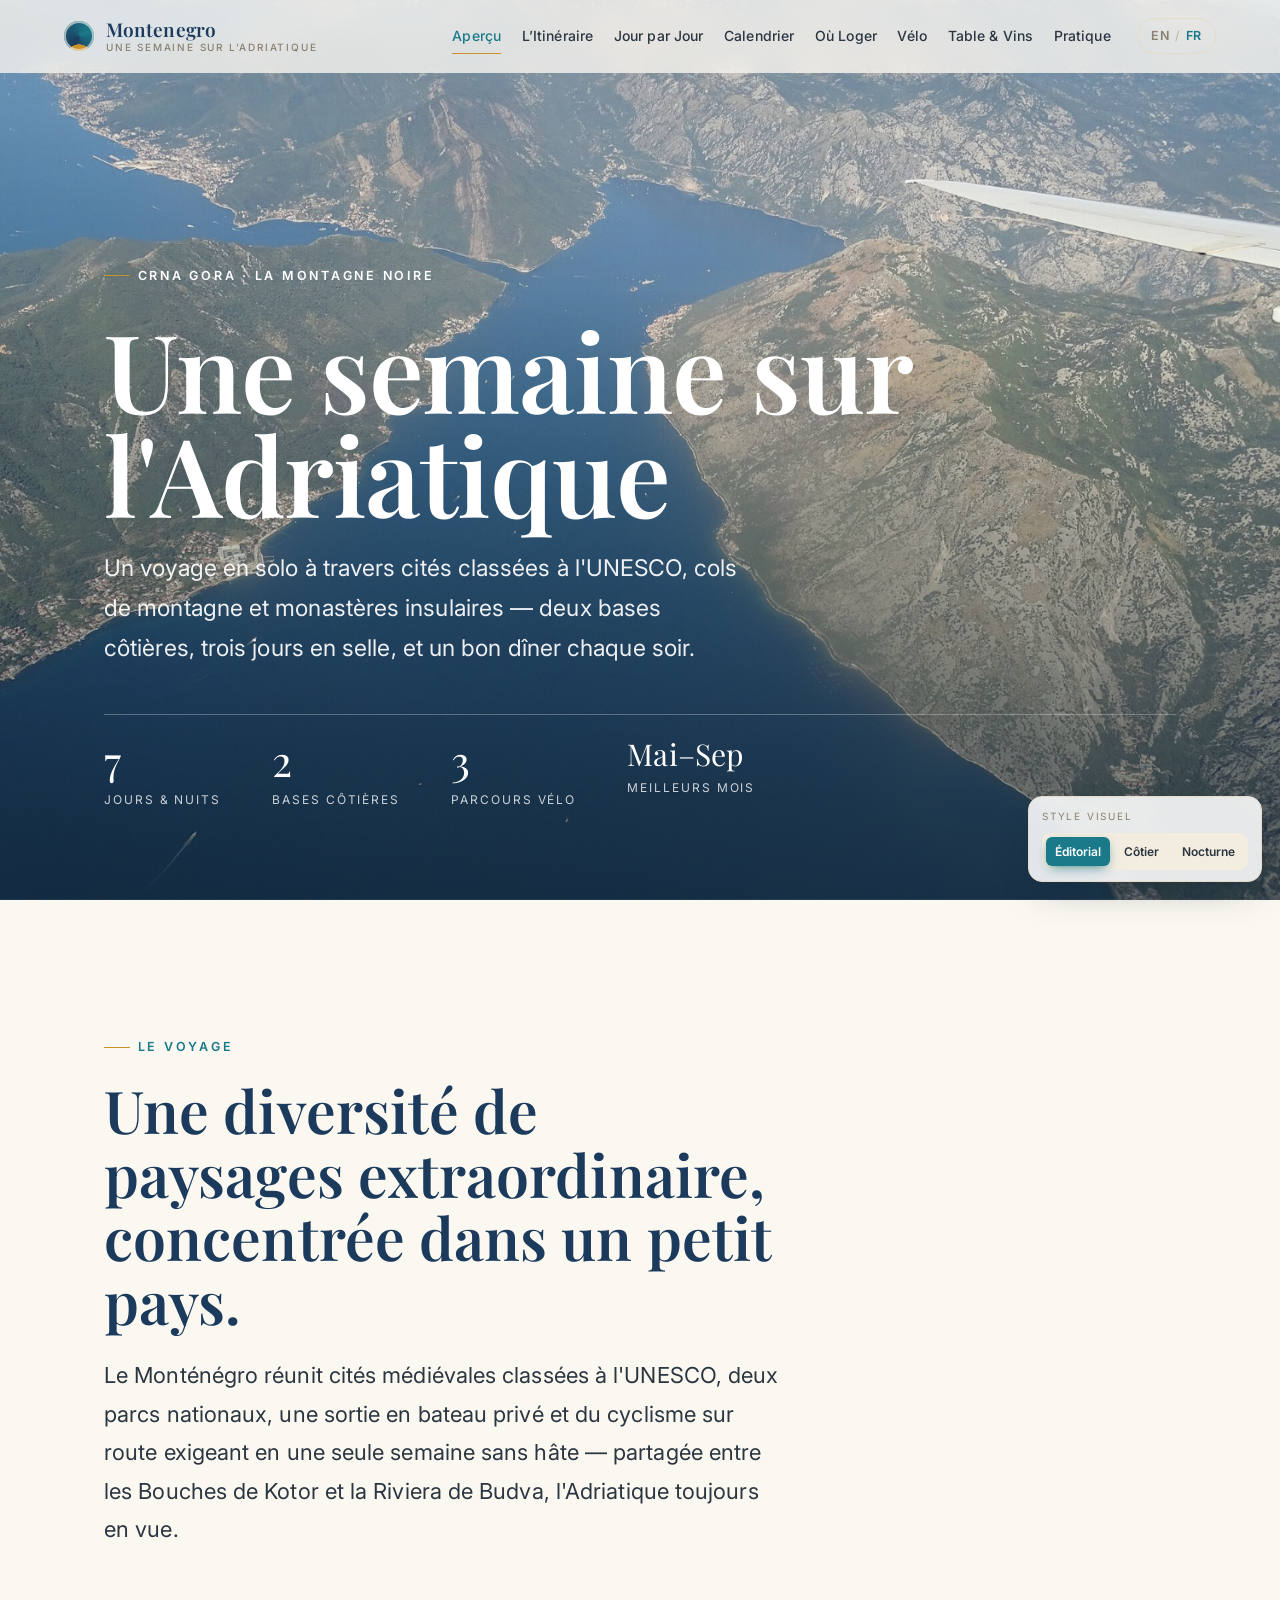
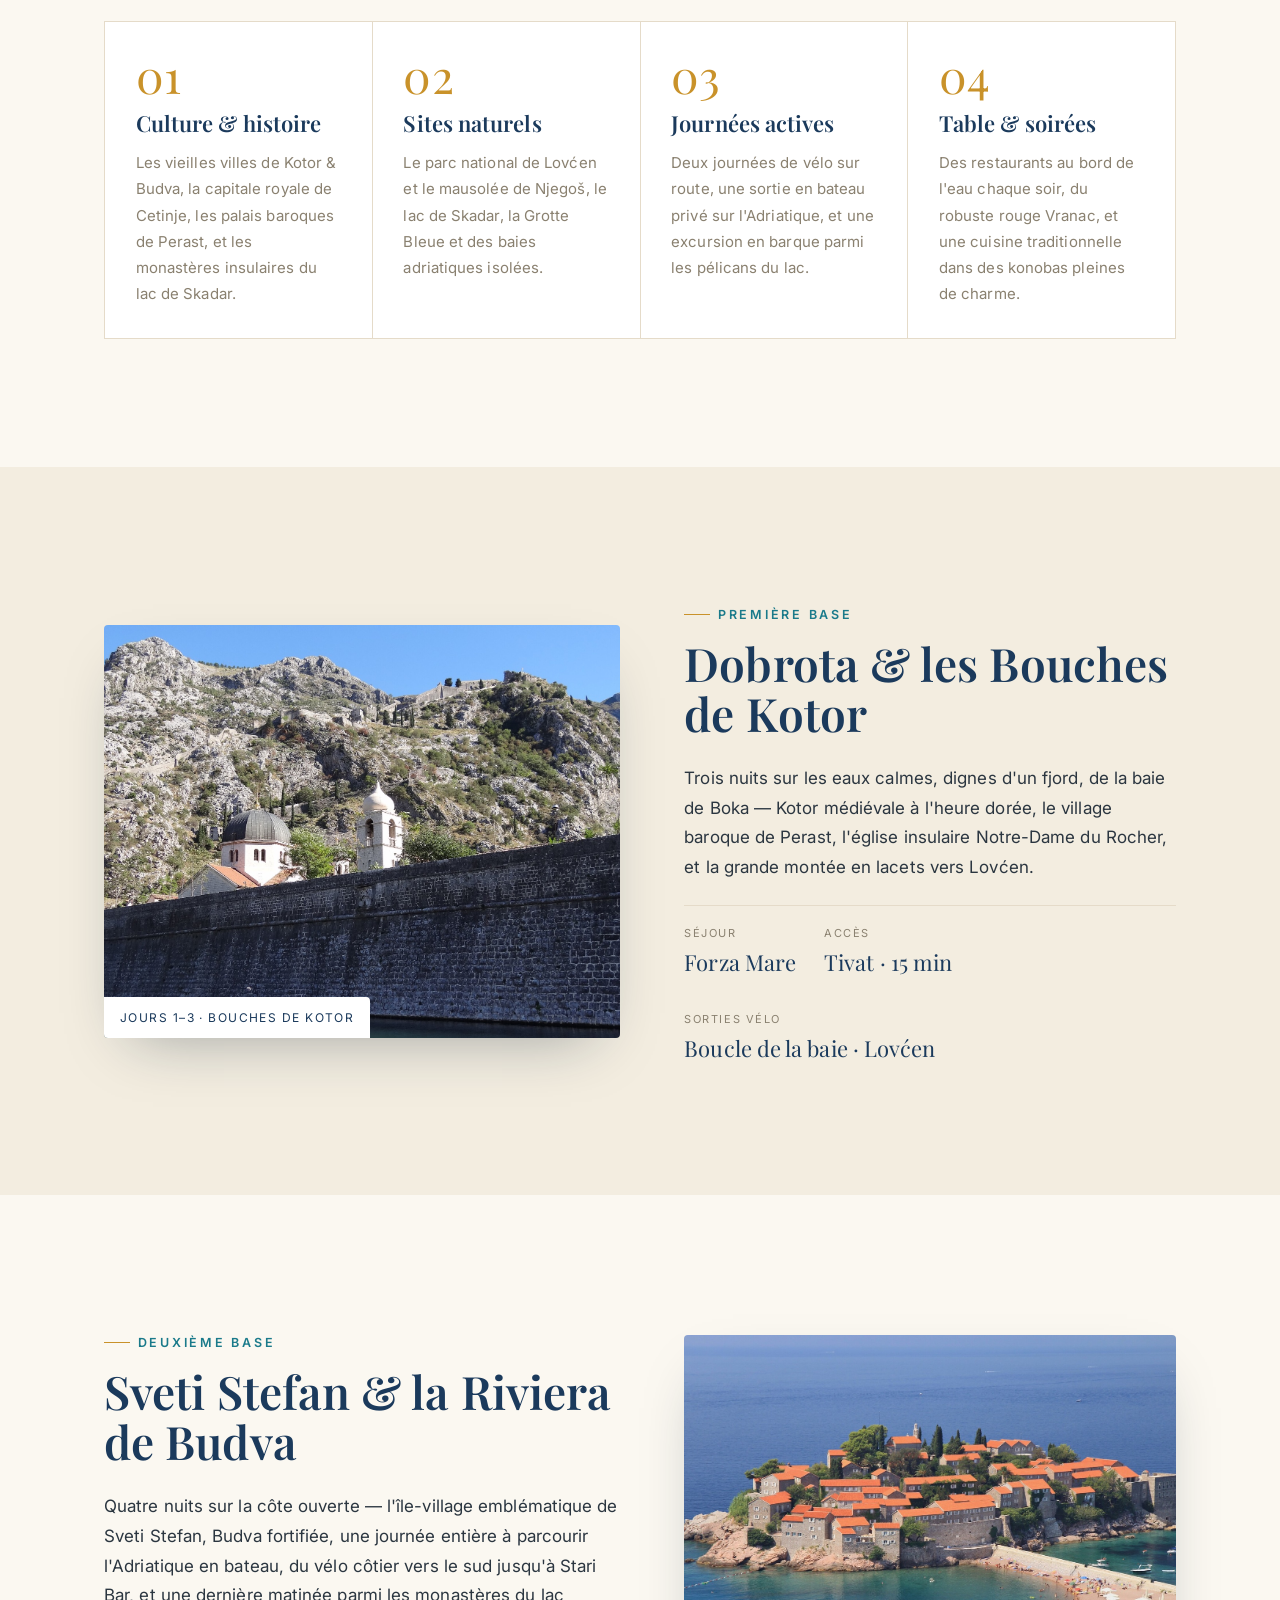
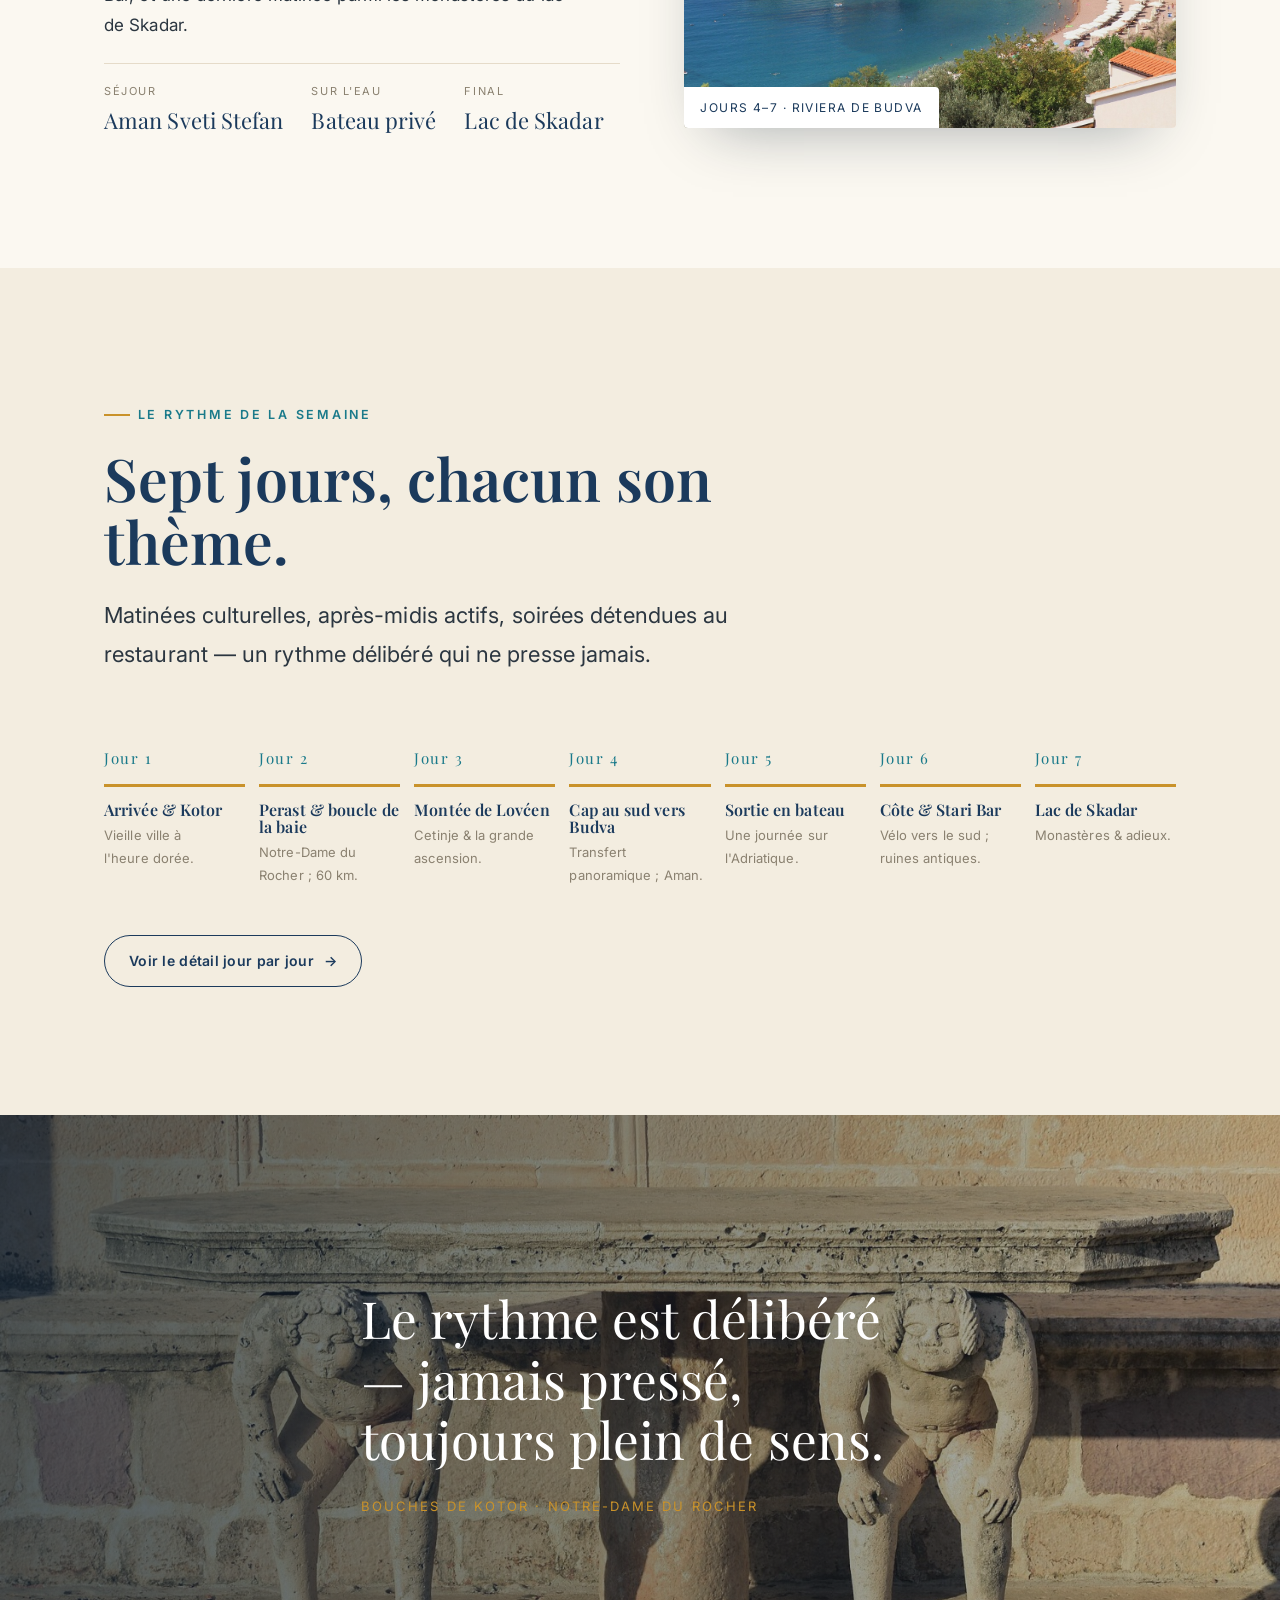
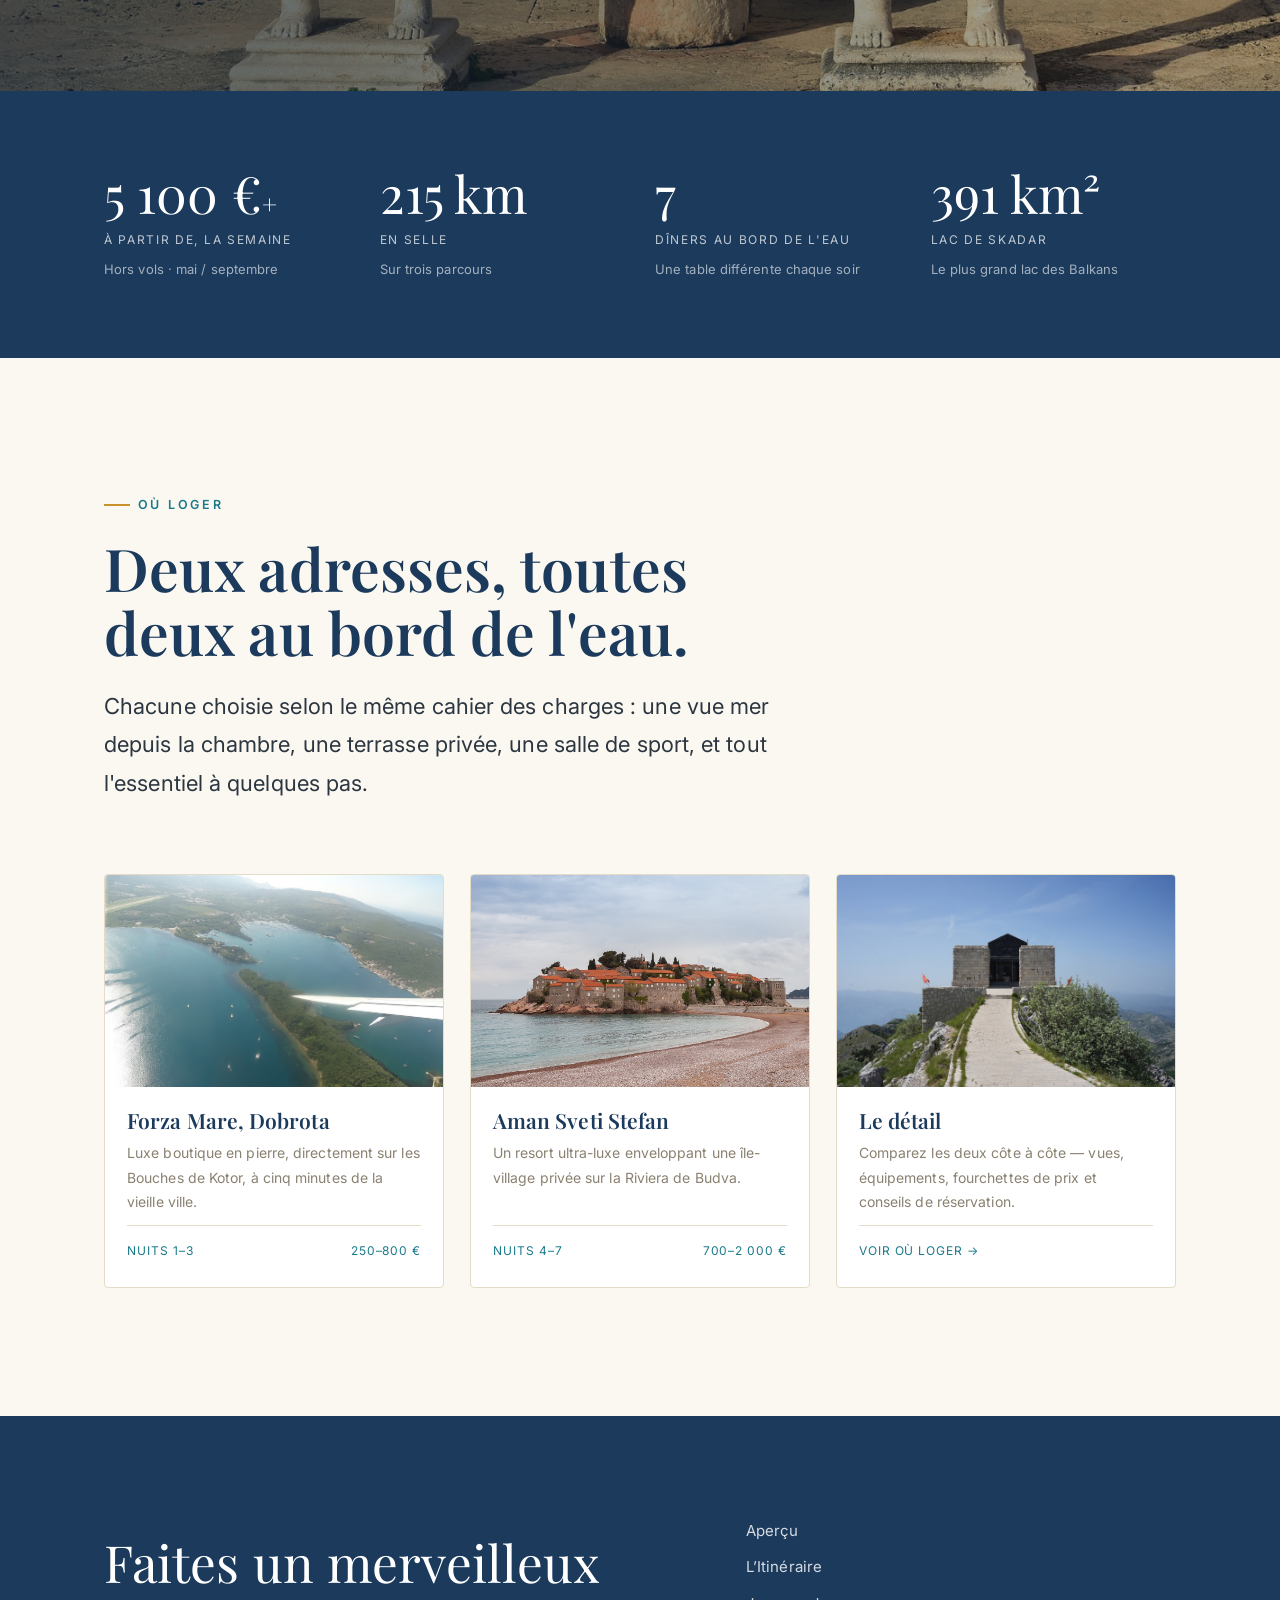
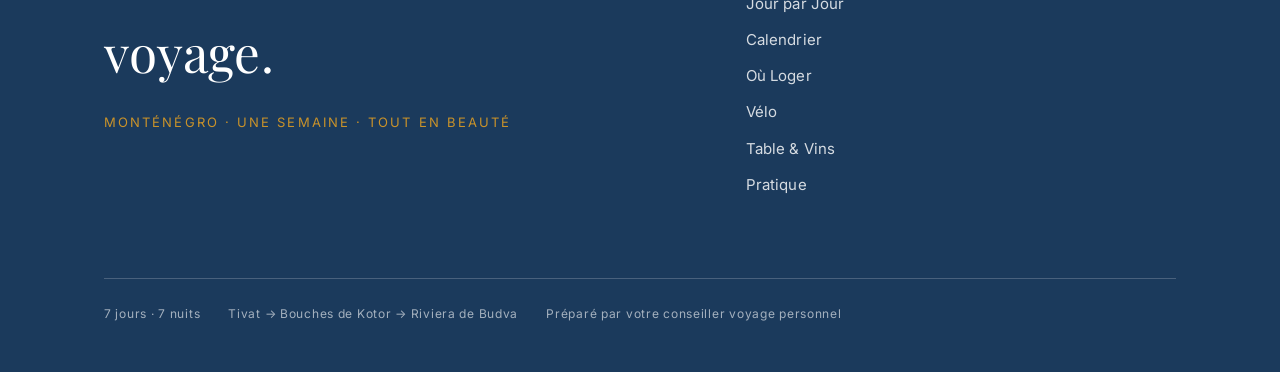
<file: index.html>
<!DOCTYPE html>
<html lang="fr" data-treatment="editorial">
<head>
<meta charset="UTF-8">
<meta name="viewport" content="width=device-width, initial-scale=1">
<title>Monténégro · Une semaine sur l'Adriatique</title>
<link rel="preconnect" href="https://fonts.googleapis.com">
<link rel="preconnect" href="https://fonts.gstatic.com" crossorigin>
<link href="https://fonts.googleapis.com/css2?family=Playfair+Display:ital,wght@0,400;0,500;0,600;0,700;1,400&family=Inter:wght@400;500;600&family=Space+Grotesk:wght@400;500;600;700&display=swap" rel="stylesheet">
<link rel="stylesheet" href="../assets/site.css">
</head>
<body data-page="overview">

  <!-- HERO -->
  <section class="hero" data-screen-label="Hero">
    <div class="hero-bg" data-bg="kotorAerial"></div>
    <div class="hero-inner">
      <span class="label">Crna Gora · La Montagne Noire</span>
      <h1>Une semaine sur l'Adriatique</h1>
      <p class="hero-tag">Un voyage en solo à travers cités classées à l'UNESCO, cols de montagne et monastères insulaires — deux bases côtières, trois jours en selle, et un bon dîner chaque soir.</p>
      <div class="hero-stats">
        <div class="hero-stat"><div class="n">7</div><div class="k">Jours &amp; nuits</div></div>
        <div class="hero-stat"><div class="n">2</div><div class="k">Bases côtières</div></div>
        <div class="hero-stat"><div class="n">3</div><div class="k">Parcours vélo</div></div>
        <div class="hero-stat"><div class="n txt">Mai–Sep</div><div class="k">Meilleurs mois</div></div>
      </div>
    </div>
  </section>

  <!-- INTRO -->
  <section class="section">
    <div class="wrap">
      <div class="sec-head reveal">
        <span class="label">Le Voyage</span>
        <h2>Une diversité de paysages extraordinaire, concentrée dans un petit pays.</h2>
        <p class="lead">Le Monténégro réunit cités médiévales classées à l'UNESCO, deux parcs nationaux, une sortie en bateau privé et du cyclisme sur route exigeant en une seule semaine sans hâte — partagée entre les Bouches de Kotor et la Riviera de Budva, l'Adriatique toujours en vue.</p>
      </div>
      <div class="pillars">
        <div class="pillar reveal"><div class="pn">01</div><h3>Culture &amp; histoire</h3><p>Les vieilles villes de Kotor &amp; Budva, la capitale royale de Cetinje, les palais baroques de Perast, et les monastères insulaires du lac de Skadar.</p></div>
        <div class="pillar reveal" data-delay="90"><div class="pn">02</div><h3>Sites naturels</h3><p>Le parc national de Lovćen et le mausolée de Njegoš, le lac de Skadar, la Grotte Bleue et des baies adriatiques isolées.</p></div>
        <div class="pillar reveal" data-delay="180"><div class="pn">03</div><h3>Journées actives</h3><p>Deux journées de vélo sur route, une sortie en bateau privé sur l'Adriatique, et une excursion en barque parmi les pélicans du lac.</p></div>
        <div class="pillar reveal" data-delay="270"><div class="pn">04</div><h3>Table &amp; soirées</h3><p>Des restaurants au bord de l'eau chaque soir, du robuste rouge Vranac, et une cuisine traditionnelle dans des konobas pleines de charme.</p></div>
      </div>
    </div>
  </section>

  <!-- TWO BASES SPLIT -->
  <section class="section alt">
    <div class="wrap">
      <div class="split">
        <div class="split-media reveal">
          <img data-img="kotorWalls" alt="Remparts de la vieille ville des Bouches de Kotor">
          <span class="tag">Jours 1–3 · Bouches de Kotor</span>
        </div>
        <div class="split-body reveal" data-delay="120">
          <span class="label">Première base</span>
          <h2>Dobrota &amp; les Bouches de Kotor</h2>
          <p>Trois nuits sur les eaux calmes, dignes d'un fjord, de la baie de Boka — Kotor médiévale à l'heure dorée, le village baroque de Perast, l'église insulaire Notre-Dame du Rocher, et la grande montée en lacets vers Lovćen.</p>
          <div class="meta">
            <div><div class="k">Séjour</div><div class="v">Forza Mare</div></div>
            <div><div class="k">Accès</div><div class="v">Tivat · 15 min</div></div>
            <div><div class="k">Sorties vélo</div><div class="v">Boucle de la baie · Lovćen</div></div>
          </div>
        </div>
      </div>
    </div>
  </section>

  <section class="section">
    <div class="wrap">
      <div class="split flip">
        <div class="split-media reveal">
          <img data-img="sveti" alt="Île de Sveti Stefan">
          <span class="tag">Jours 4–7 · Riviera de Budva</span>
        </div>
        <div class="split-body reveal" data-delay="120">
          <span class="label">Deuxième base</span>
          <h2>Sveti Stefan &amp; la Riviera de Budva</h2>
          <p>Quatre nuits sur la côte ouverte — l'île-village emblématique de Sveti Stefan, Budva fortifiée, une journée entière à parcourir l'Adriatique en bateau, du vélo côtier vers le sud jusqu'à Stari Bar, et une dernière matinée parmi les monastères du lac de Skadar.</p>
          <div class="meta">
            <div><div class="k">Séjour</div><div class="v">Aman Sveti Stefan</div></div>
            <div><div class="k">Sur l'eau</div><div class="v">Bateau privé</div></div>
            <div><div class="k">Final</div><div class="v">Lac de Skadar</div></div>
          </div>
        </div>
      </div>
    </div>
  </section>

  <!-- DAY TIMELINE TEASER -->
  <section class="section alt">
    <div class="wrap">
      <div class="sec-head reveal">
        <span class="label">Le Rythme de la Semaine</span>
        <h2>Sept jours, chacun son thème.</h2>
        <p class="lead">Matinées culturelles, après-midis actifs, soirées détendues au restaurant — un rythme délibéré qui ne presse jamais.</p>
      </div>
      <div class="timeline">
        <div class="tl-day reveal"><div class="dnum">Jour 1</div><div class="bar"></div><h4>Arrivée &amp; Kotor</h4><p>Vieille ville à l'heure dorée.</p></div>
        <div class="tl-day reveal" data-delay="70"><div class="dnum">Jour 2</div><div class="bar"></div><h4>Perast &amp; boucle de la baie</h4><p>Notre-Dame du Rocher ; 60 km.</p></div>
        <div class="tl-day reveal" data-delay="140"><div class="dnum">Jour 3</div><div class="bar"></div><h4>Montée de Lovćen</h4><p>Cetinje &amp; la grande ascension.</p></div>
        <div class="tl-day reveal" data-delay="210"><div class="dnum">Jour 4</div><div class="bar"></div><h4>Cap au sud vers Budva</h4><p>Transfert panoramique ; Aman.</p></div>
        <div class="tl-day reveal" data-delay="280"><div class="dnum">Jour 5</div><div class="bar"></div><h4>Sortie en bateau</h4><p>Une journée sur l'Adriatique.</p></div>
        <div class="tl-day reveal" data-delay="350"><div class="dnum">Jour 6</div><div class="bar"></div><h4>Côte &amp; Stari Bar</h4><p>Vélo vers le sud ; ruines antiques.</p></div>
        <div class="tl-day reveal" data-delay="420"><div class="dnum">Jour 7</div><div class="bar"></div><h4>Lac de Skadar</h4><p>Monastères &amp; adieux.</p></div>
      </div>
      <div class="reveal" style="margin-top:48px;">
        <a class="btn" href="days.html">Voir le détail jour par jour <span class="arr">→</span></a>
      </div>
    </div>
  </section>

  <!-- FULL BLEED QUOTE -->
  <section class="bleed" data-screen-label="Quote">
    <div class="bleed-bg" data-bg="ourLady"></div>
    <div class="bleed-inner reveal fade">
      <blockquote>Le rythme est délibéré — jamais pressé, toujours plein de sens.</blockquote>
      <cite>Bouches de Kotor · Notre-Dame du Rocher</cite>
    </div>
  </section>

  <!-- STAT BAND -->
  <section class="band">
    <div class="wrap">
      <div class="reveal"><div class="bn">5 100 €<span style="font-size:.5em;">+</span></div><div class="bk">À partir de, la semaine</div><div class="bd">Hors vols · mai / septembre</div></div>
      <div class="reveal" data-delay="90"><div class="bn">215 km</div><div class="bk">En selle</div><div class="bd">Sur trois parcours</div></div>
      <div class="reveal" data-delay="180"><div class="bn">7</div><div class="bk">Dîners au bord de l'eau</div><div class="bd">Une table différente chaque soir</div></div>
      <div class="reveal" data-delay="270"><div class="bn">391 km²</div><div class="bk">Lac de Skadar</div><div class="bd">Le plus grand lac des Balkans</div></div>
    </div>
  </section>

  <!-- STAY TEASER -->
  <section class="section">
    <div class="wrap">
      <div class="sec-head reveal">
        <span class="label">Où Loger</span>
        <h2>Deux adresses, toutes deux au bord de l'eau.</h2>
        <p class="lead">Chacune choisie selon le même cahier des charges : une vue mer depuis la chambre, une terrasse privée, une salle de sport, et tout l'essentiel à quelques pas.</p>
      </div>
      <div class="cards">
        <div class="card reveal">
          <div class="ph"><img data-img="kotorAerial3" alt="Forza Mare, Dobrota"></div>
          <div class="card-body"><h3>Forza Mare, Dobrota</h3><p>Luxe boutique en pierre, directement sur les Bouches de Kotor, à cinq minutes de la vieille ville.</p><div class="card-foot"><span>Nuits 1–3</span><span>250–800 €</span></div></div>
        </div>
        <div class="card reveal" data-delay="100">
          <div class="ph"><img data-img="svetiPano" alt="Aman Sveti Stefan"></div>
          <div class="card-body"><h3>Aman Sveti Stefan</h3><p>Un resort ultra-luxe enveloppant une île-village privée sur la Riviera de Budva.</p><div class="card-foot"><span>Nuits 4–7</span><span>700–2 000 €</span></div></div>
        </div>
        <div class="card reveal" data-delay="200">
          <div class="ph"><img data-img="mausoleum" alt="Mausolée de Njegoš, Lovćen"></div>
          <div class="card-body"><h3>Le détail</h3><p>Comparez les deux côte à côte — vues, équipements, fourchettes de prix et conseils de réservation.</p><div class="card-foot"><a href="stay.html">Voir où loger →</a></div></div>
        </div>
      </div>
    </div>
  </section>

  <script src="../assets/site.js"></script>
</body>
</html>
</file>
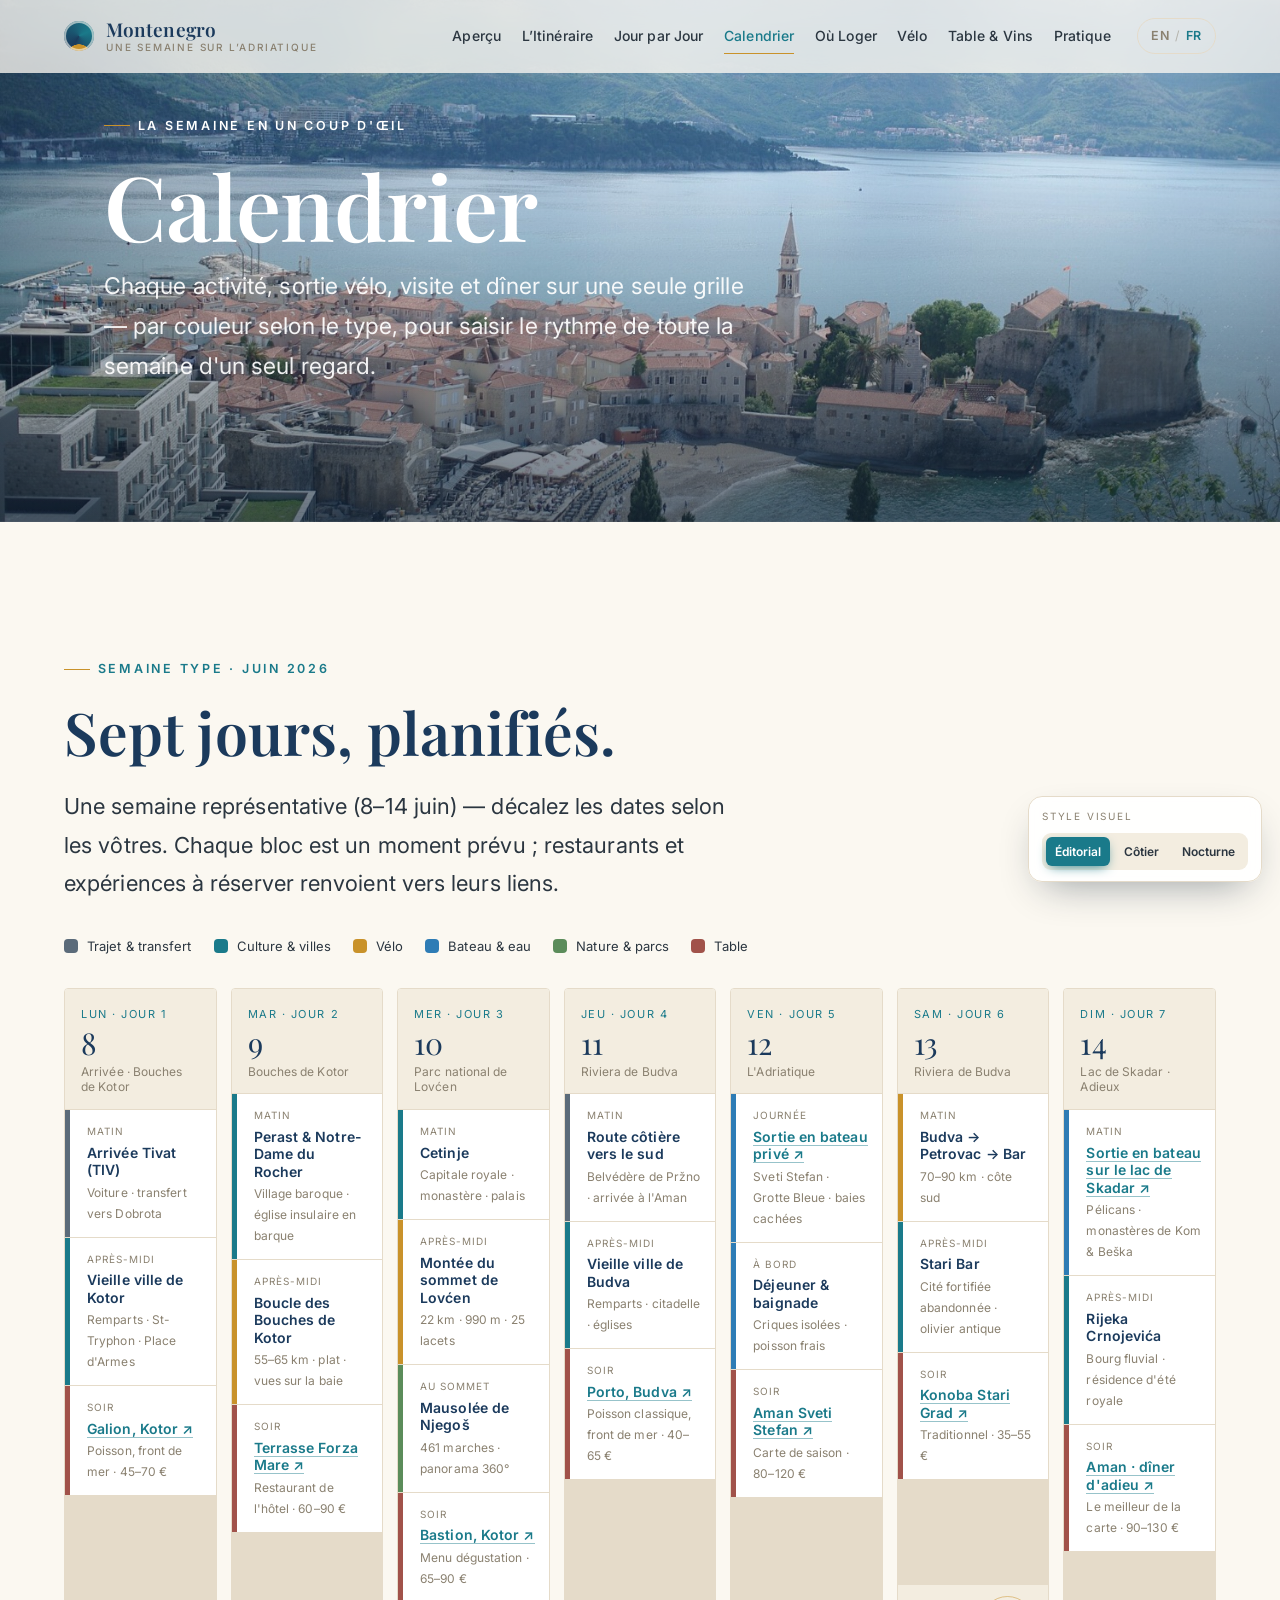
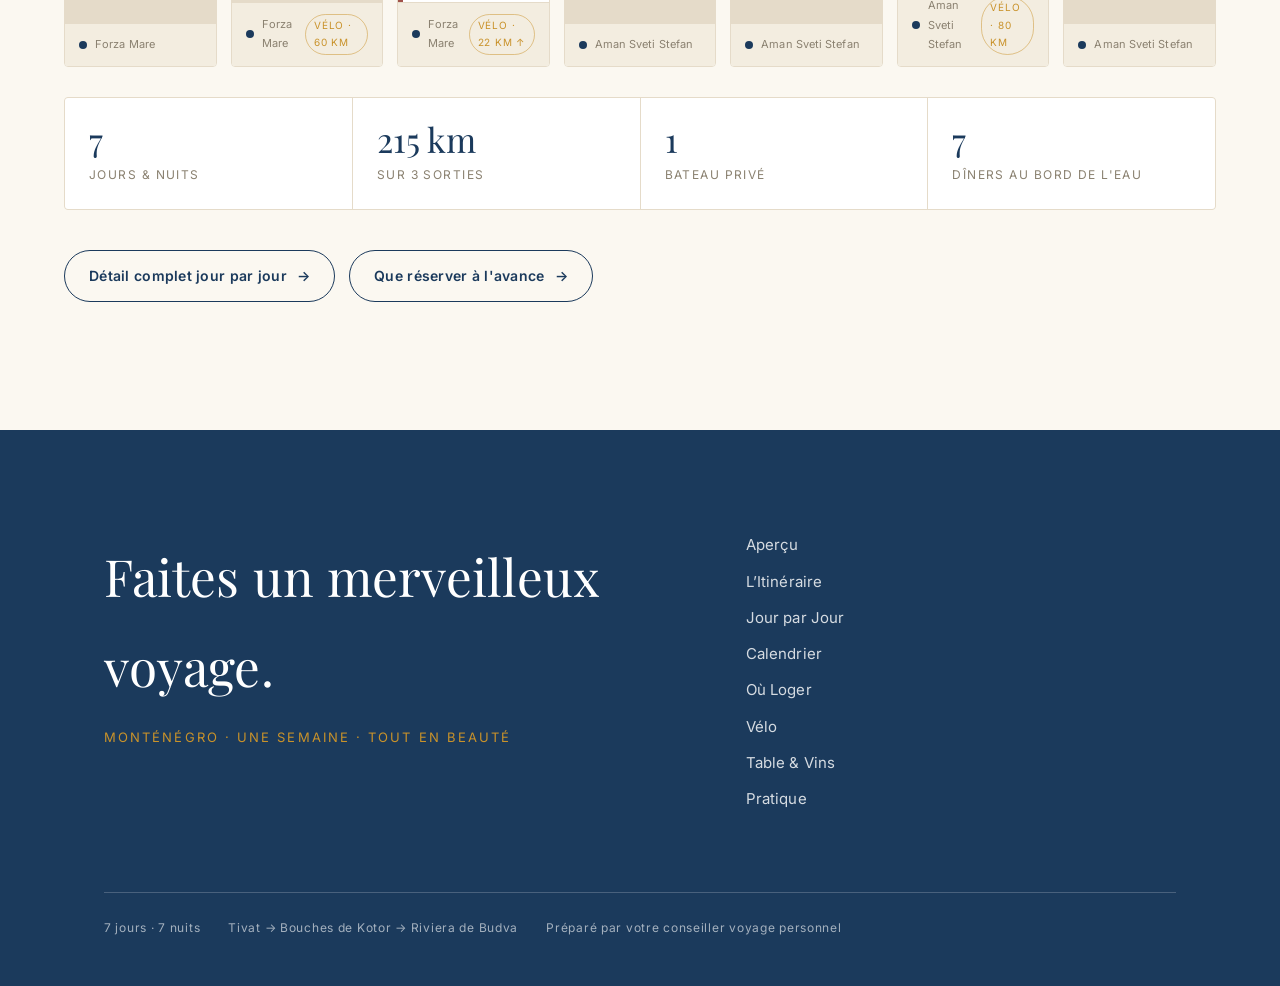
<file: calendar.html>
<!DOCTYPE html>
<html lang="fr" data-treatment="editorial">
<head>
<meta charset="UTF-8">
<meta name="viewport" content="width=device-width, initial-scale=1">
<title>Calendrier · Monténégro</title>
<link rel="preconnect" href="https://fonts.googleapis.com">
<link rel="preconnect" href="https://fonts.gstatic.com" crossorigin>
<link href="https://fonts.googleapis.com/css2?family=Playfair+Display:ital,wght@0,400;0,500;0,600;0,700;1,400&family=Inter:wght@400;500;600&family=Space+Grotesk:wght@400;500;600;700&display=swap" rel="stylesheet">
<link rel="stylesheet" href="../assets/site.css">
</head>
<body data-page="calendar">

  <section class="hero" style="min-height:58svh;" data-screen-label="Calendar hero">
    <div class="hero-bg" data-bg="budva"></div>
    <div class="hero-inner">
      <span class="label">La Semaine en un Coup d'Œil</span>
      <h1 style="font-size:clamp(40px,7vw,92px);">Calendrier</h1>
      <p class="hero-tag">Chaque activité, sortie vélo, visite et dîner sur une seule grille — par couleur selon le type, pour saisir le rythme de toute la semaine d'un seul regard.</p>
    </div>
  </section>

  <section class="section">
    <div class="wrap-wide">
      <div class="sec-head reveal" style="margin-bottom:32px;">
        <span class="label">Semaine type · juin 2026</span>
        <h2>Sept jours, planifiés.</h2>
        <p class="lead">Une semaine représentative (8–14 juin) — décalez les dates selon les vôtres. Chaque bloc est un moment prévu ; restaurants et expériences à réserver renvoient vers leurs liens.</p>
      </div>

      <div class="cal-legend reveal">
        <span class="lg"><span class="sw travel"></span> Trajet &amp; transfert</span>
        <span class="lg"><span class="sw culture"></span> Culture &amp; villes</span>
        <span class="lg"><span class="sw cycle"></span> Vélo</span>
        <span class="lg"><span class="sw water"></span> Bateau &amp; eau</span>
        <span class="lg"><span class="sw nature"></span> Nature &amp; parcs</span>
        <span class="lg"><span class="sw dining"></span> Table</span>
      </div>

      <div class="cal-scroll reveal">
        <div class="cal">

          <!-- JOUR 1 -->
          <div class="cal-col">
            <div class="cal-col-head"><div class="cd-day">Lun · Jour 1</div><div class="cd-date">8</div><div class="cd-loc">Arrivée · Bouches de Kotor</div></div>
            <div class="cal-events">
              <div class="evt" data-cat="travel"><span class="et">Matin</span><span class="en">Arrivée Tivat (TIV)</span><span class="em">Voiture · transfert vers Dobrota</span></div>
              <div class="evt" data-cat="culture"><span class="et">Après-midi</span><span class="en">Vieille ville de Kotor</span><span class="em">Remparts · St-Tryphon · Place d'Armes</span></div>
              <div class="evt" data-cat="dining"><span class="et">Soir</span><span class="en"><a class="lk" href="https://www.google.com/maps/search/?api=1&query=Galion%20Restaurant%20Kotor" target="_blank" rel="noopener">Galion, Kotor ↗</a></span><span class="em">Poisson, front de mer · 45–70 €</span></div>
            </div>
            <div class="cal-col-foot"><span class="bed"></span> Forza Mare</div>
          </div>

          <!-- JOUR 2 -->
          <div class="cal-col">
            <div class="cal-col-head"><div class="cd-day">Mar · Jour 2</div><div class="cd-date">9</div><div class="cd-loc">Bouches de Kotor</div></div>
            <div class="cal-events">
              <div class="evt" data-cat="culture"><span class="et">Matin</span><span class="en">Perast &amp; Notre-Dame du Rocher</span><span class="em">Village baroque · église insulaire en barque</span></div>
              <div class="evt" data-cat="cycle"><span class="et">Après-midi</span><span class="en">Boucle des Bouches de Kotor</span><span class="em">55–65 km · plat · vues sur la baie</span></div>
              <div class="evt" data-cat="dining"><span class="et">Soir</span><span class="en"><a class="lk" href="https://forzahotels.com" target="_blank" rel="noopener">Terrasse Forza Mare ↗</a></span><span class="em">Restaurant de l'hôtel · 60–90 €</span></div>
            </div>
            <div class="cal-col-foot"><span class="bed"></span> Forza Mare <span class="ride-badge">Vélo · 60 km</span></div>
          </div>

          <!-- JOUR 3 -->
          <div class="cal-col">
            <div class="cal-col-head"><div class="cd-day">Mer · Jour 3</div><div class="cd-date">10</div><div class="cd-loc">Parc national de Lovćen</div></div>
            <div class="cal-events">
              <div class="evt" data-cat="culture"><span class="et">Matin</span><span class="en">Cetinje</span><span class="em">Capitale royale · monastère · palais</span></div>
              <div class="evt" data-cat="cycle"><span class="et">Après-midi</span><span class="en">Montée du sommet de Lovćen</span><span class="em">22 km · 990 m · 25 lacets</span></div>
              <div class="evt" data-cat="nature"><span class="et">Au sommet</span><span class="en">Mausolée de Njegoš</span><span class="em">461 marches · panorama 360°</span></div>
              <div class="evt" data-cat="dining"><span class="et">Soir</span><span class="en"><a class="lk" href="https://www.google.com/maps/search/?api=1&query=Bastion%20Restaurant%20Kotor%20Old%20Town" target="_blank" rel="noopener">Bastion, Kotor ↗</a></span><span class="em">Menu dégustation · 65–90 €</span></div>
            </div>
            <div class="cal-col-foot"><span class="bed"></span> Forza Mare <span class="ride-badge">Vélo · 22 km ↑</span></div>
          </div>

          <!-- JOUR 4 -->
          <div class="cal-col">
            <div class="cal-col-head"><div class="cd-day">Jeu · Jour 4</div><div class="cd-date">11</div><div class="cd-loc">Riviera de Budva</div></div>
            <div class="cal-events">
              <div class="evt" data-cat="travel"><span class="et">Matin</span><span class="en">Route côtière vers le sud</span><span class="em">Belvédère de Pržno · arrivée à l'Aman</span></div>
              <div class="evt" data-cat="culture"><span class="et">Après-midi</span><span class="en">Vieille ville de Budva</span><span class="em">Remparts · citadelle · églises</span></div>
              <div class="evt" data-cat="dining"><span class="et">Soir</span><span class="en"><a class="lk" href="https://www.google.com/maps/search/?api=1&query=Porto%20Restaurant%20Budva" target="_blank" rel="noopener">Porto, Budva ↗</a></span><span class="em">Poisson classique, front de mer · 40–65 €</span></div>
            </div>
            <div class="cal-col-foot"><span class="bed"></span> Aman Sveti Stefan</div>
          </div>

          <!-- JOUR 5 -->
          <div class="cal-col">
            <div class="cal-col-head"><div class="cd-day">Ven · Jour 5</div><div class="cd-date">12</div><div class="cd-loc">L'Adriatique</div></div>
            <div class="cal-events">
              <div class="evt" data-cat="water"><span class="et">Journée</span><span class="en"><a class="lk" href="https://www.google.com/maps/search/?api=1&query=Budva%20Marina%20boat%20charter" target="_blank" rel="noopener">Sortie en bateau privé ↗</a></span><span class="em">Sveti Stefan · Grotte Bleue · baies cachées</span></div>
              <div class="evt" data-cat="water"><span class="et">À bord</span><span class="en">Déjeuner &amp; baignade</span><span class="em">Criques isolées · poisson frais</span></div>
              <div class="evt" data-cat="dining"><span class="et">Soir</span><span class="en"><a class="lk" href="https://www.aman.com/resorts/aman-sveti-stefan" target="_blank" rel="noopener">Aman Sveti Stefan ↗</a></span><span class="em">Carte de saison · 80–120 €</span></div>
            </div>
            <div class="cal-col-foot"><span class="bed"></span> Aman Sveti Stefan</div>
          </div>

          <!-- JOUR 6 -->
          <div class="cal-col">
            <div class="cal-col-head"><div class="cd-day">Sam · Jour 6</div><div class="cd-date">13</div><div class="cd-loc">Riviera de Budva</div></div>
            <div class="cal-events">
              <div class="evt" data-cat="cycle"><span class="et">Matin</span><span class="en">Budva → Petrovac → Bar</span><span class="em">70–90 km · côte sud</span></div>
              <div class="evt" data-cat="culture"><span class="et">Après-midi</span><span class="en">Stari Bar</span><span class="em">Cité fortifiée abandonnée · olivier antique</span></div>
              <div class="evt" data-cat="dining"><span class="et">Soir</span><span class="en"><a class="lk" href="https://www.google.com/maps/search/?api=1&query=Konoba%20Stari%20Grad%20Budva" target="_blank" rel="noopener">Konoba Stari Grad ↗</a></span><span class="em">Traditionnel · 35–55 €</span></div>
            </div>
            <div class="cal-col-foot"><span class="bed"></span> Aman Sveti Stefan <span class="ride-badge">Vélo · 80 km</span></div>
          </div>

          <!-- JOUR 7 -->
          <div class="cal-col">
            <div class="cal-col-head"><div class="cd-day">Dim · Jour 7</div><div class="cd-date">14</div><div class="cd-loc">Lac de Skadar · Adieux</div></div>
            <div class="cal-events">
              <div class="evt" data-cat="water"><span class="et">Matin</span><span class="en"><a class="lk" href="https://www.google.com/maps/search/?api=1&query=Virpazar%20Lake%20Skadar%20boat%20tour" target="_blank" rel="noopener">Sortie en bateau sur le lac de Skadar ↗</a></span><span class="em">Pélicans · monastères de Kom &amp; Beška</span></div>
              <div class="evt" data-cat="culture"><span class="et">Après-midi</span><span class="en">Rijeka Crnojevića</span><span class="em">Bourg fluvial · résidence d'été royale</span></div>
              <div class="evt" data-cat="dining"><span class="et">Soir</span><span class="en"><a class="lk" href="https://www.aman.com/resorts/aman-sveti-stefan" target="_blank" rel="noopener">Aman · dîner d'adieu ↗</a></span><span class="em">Le meilleur de la carte · 90–130 €</span></div>
            </div>
            <div class="cal-col-foot"><span class="bed"></span> Aman Sveti Stefan</div>
          </div>

        </div>
      </div>

      <div class="cal-totals reveal">
        <div class="ct"><div class="v">7</div><div class="k">Jours &amp; nuits</div></div>
        <div class="ct"><div class="v">215 km</div><div class="k">Sur 3 sorties</div></div>
        <div class="ct"><div class="v">1</div><div class="k">Bateau privé</div></div>
        <div class="ct"><div class="v">7</div><div class="k">Dîners au bord de l'eau</div></div>
      </div>

      <div class="reveal" style="margin-top:40px; display:flex; gap:14px; flex-wrap:wrap;">
        <a class="btn" href="days.html">Détail complet jour par jour <span class="arr">→</span></a>
        <a class="btn" href="practical.html">Que réserver à l'avance <span class="arr">→</span></a>
      </div>
    </div>
  </section>

  <script src="../assets/site.js"></script>
</body>
</html>
</file>
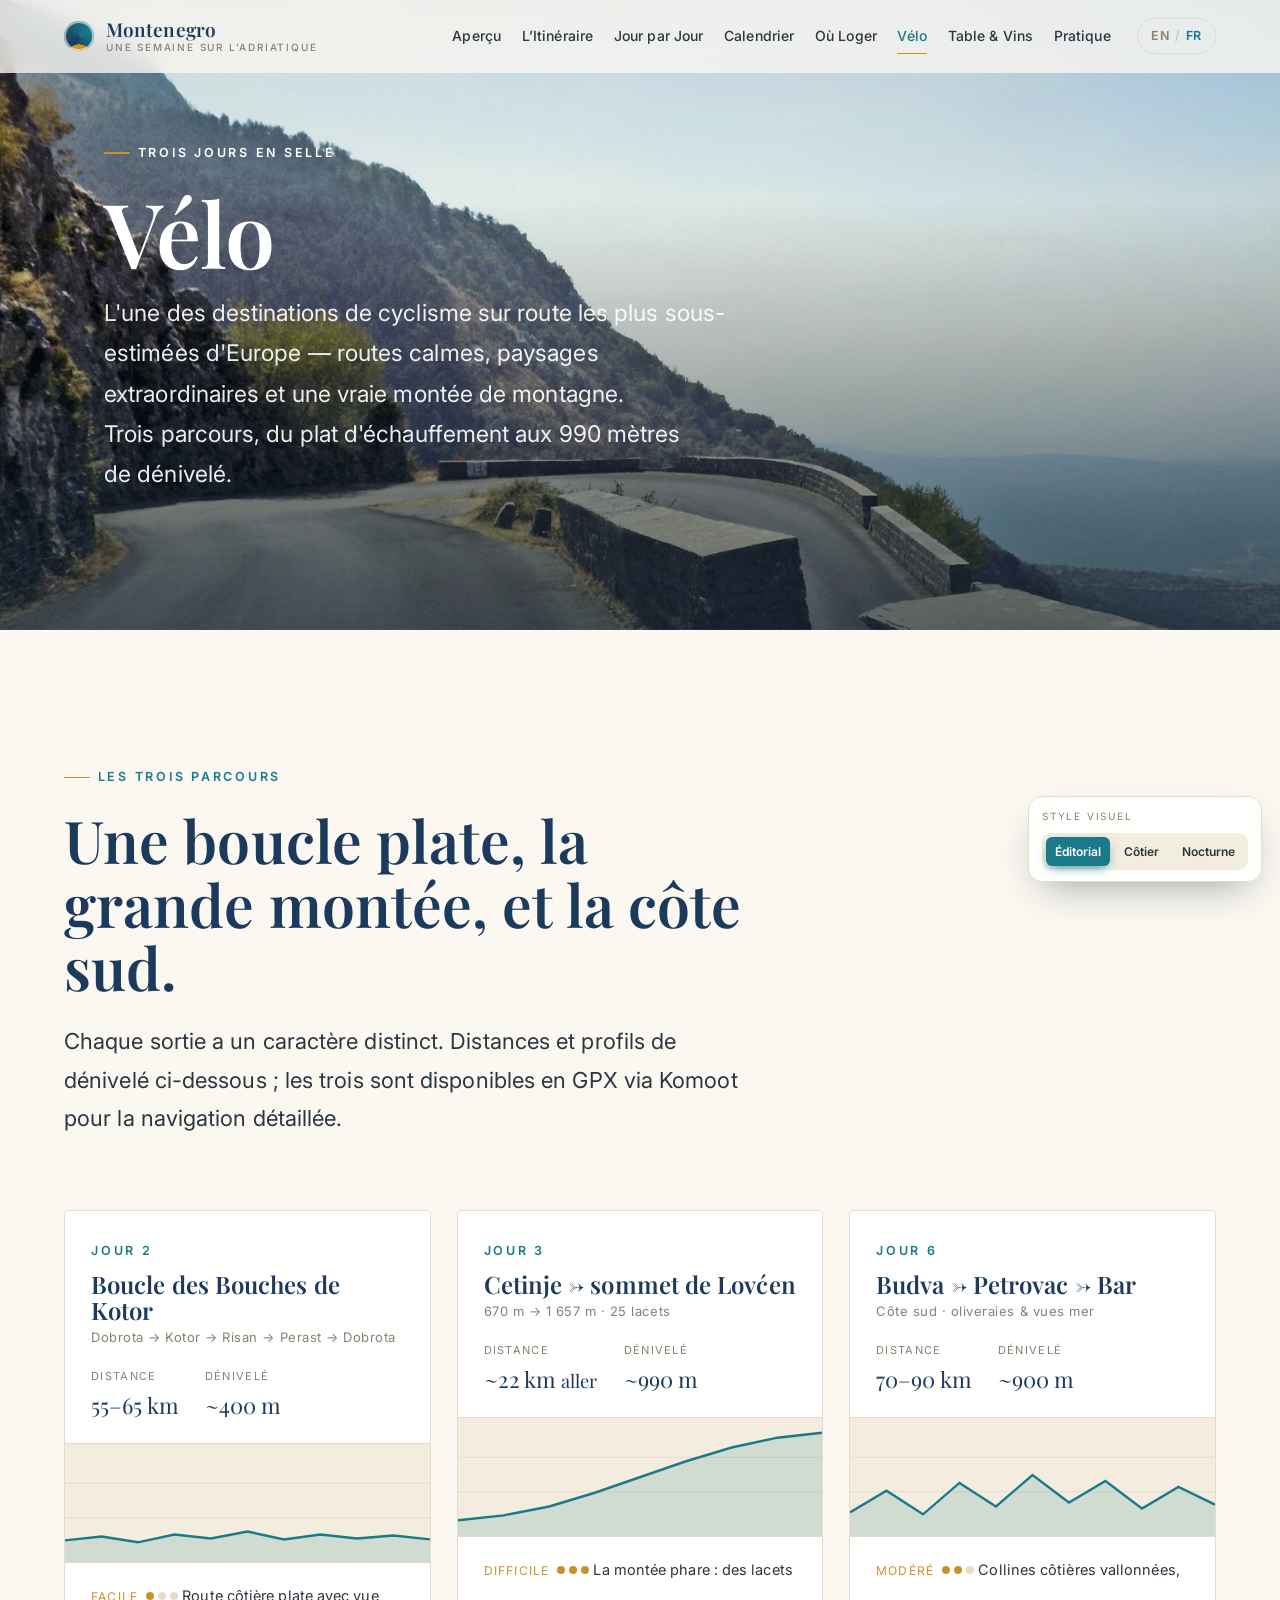
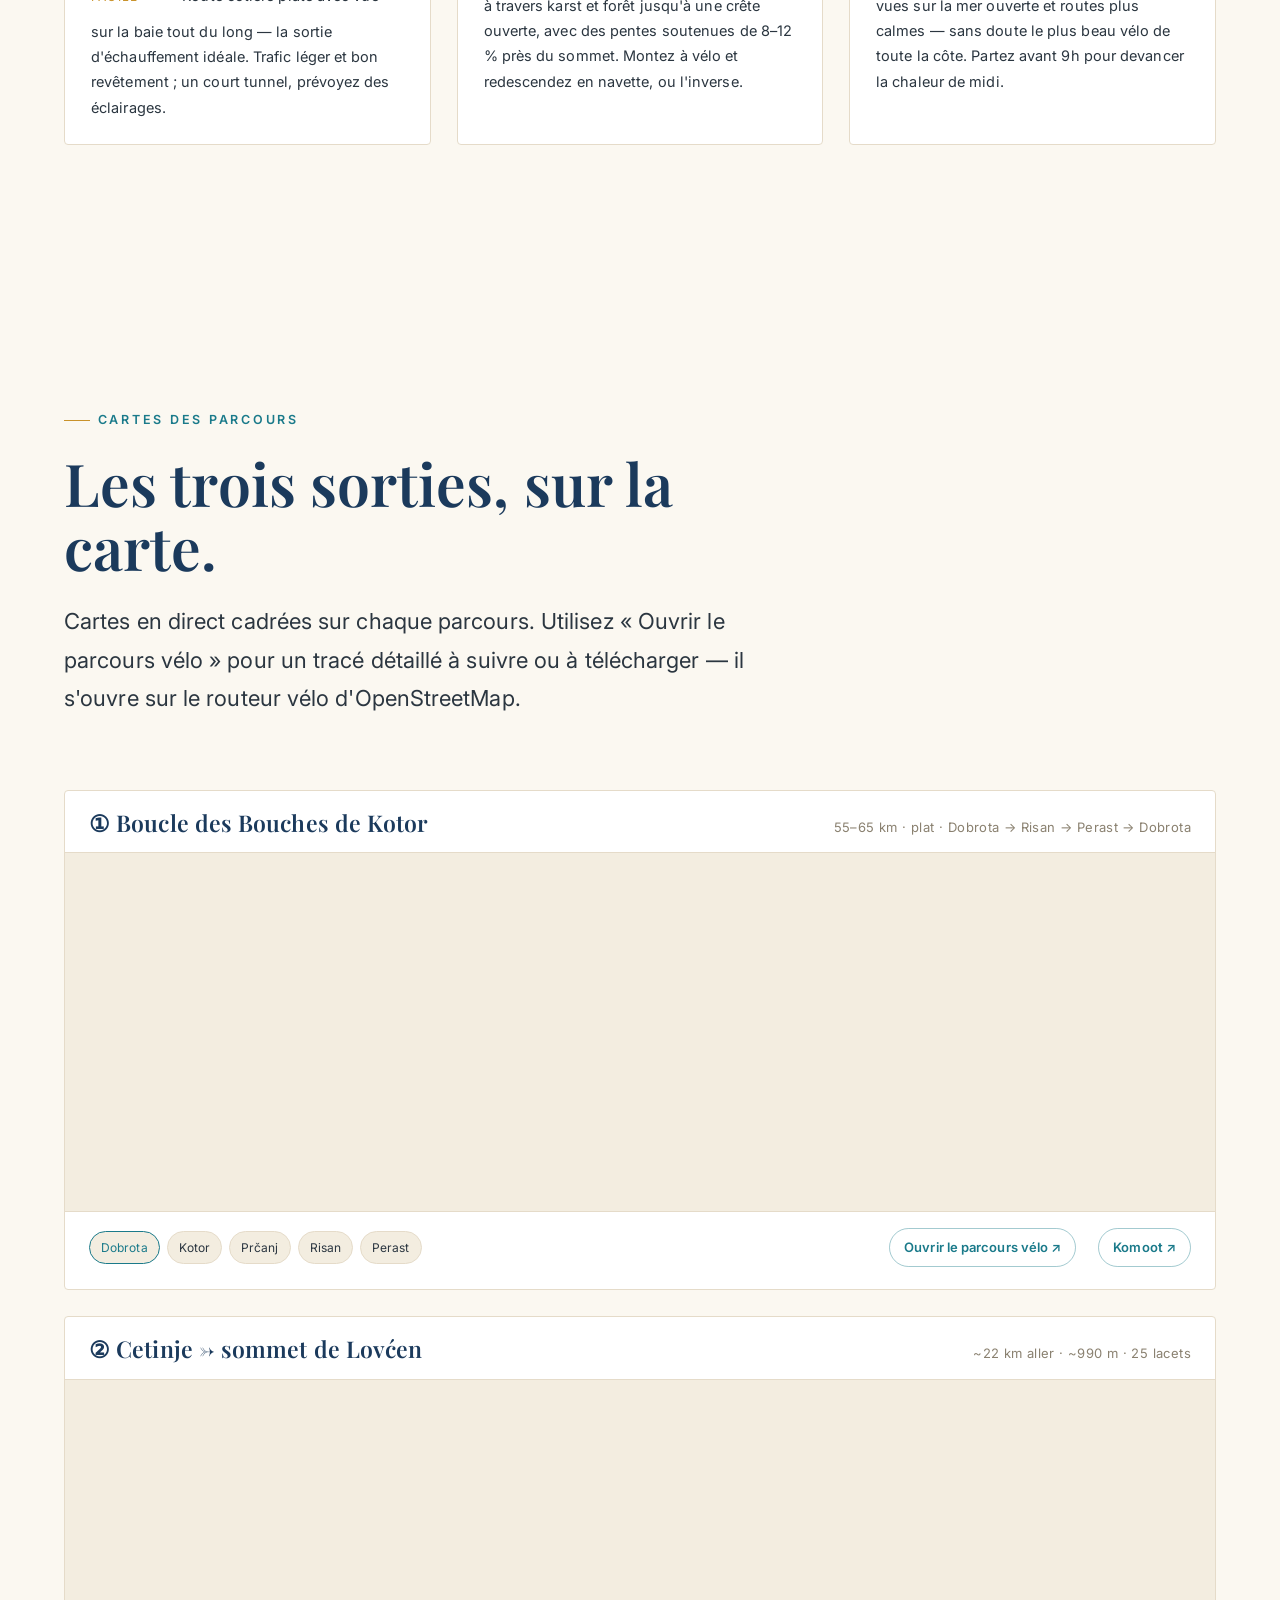
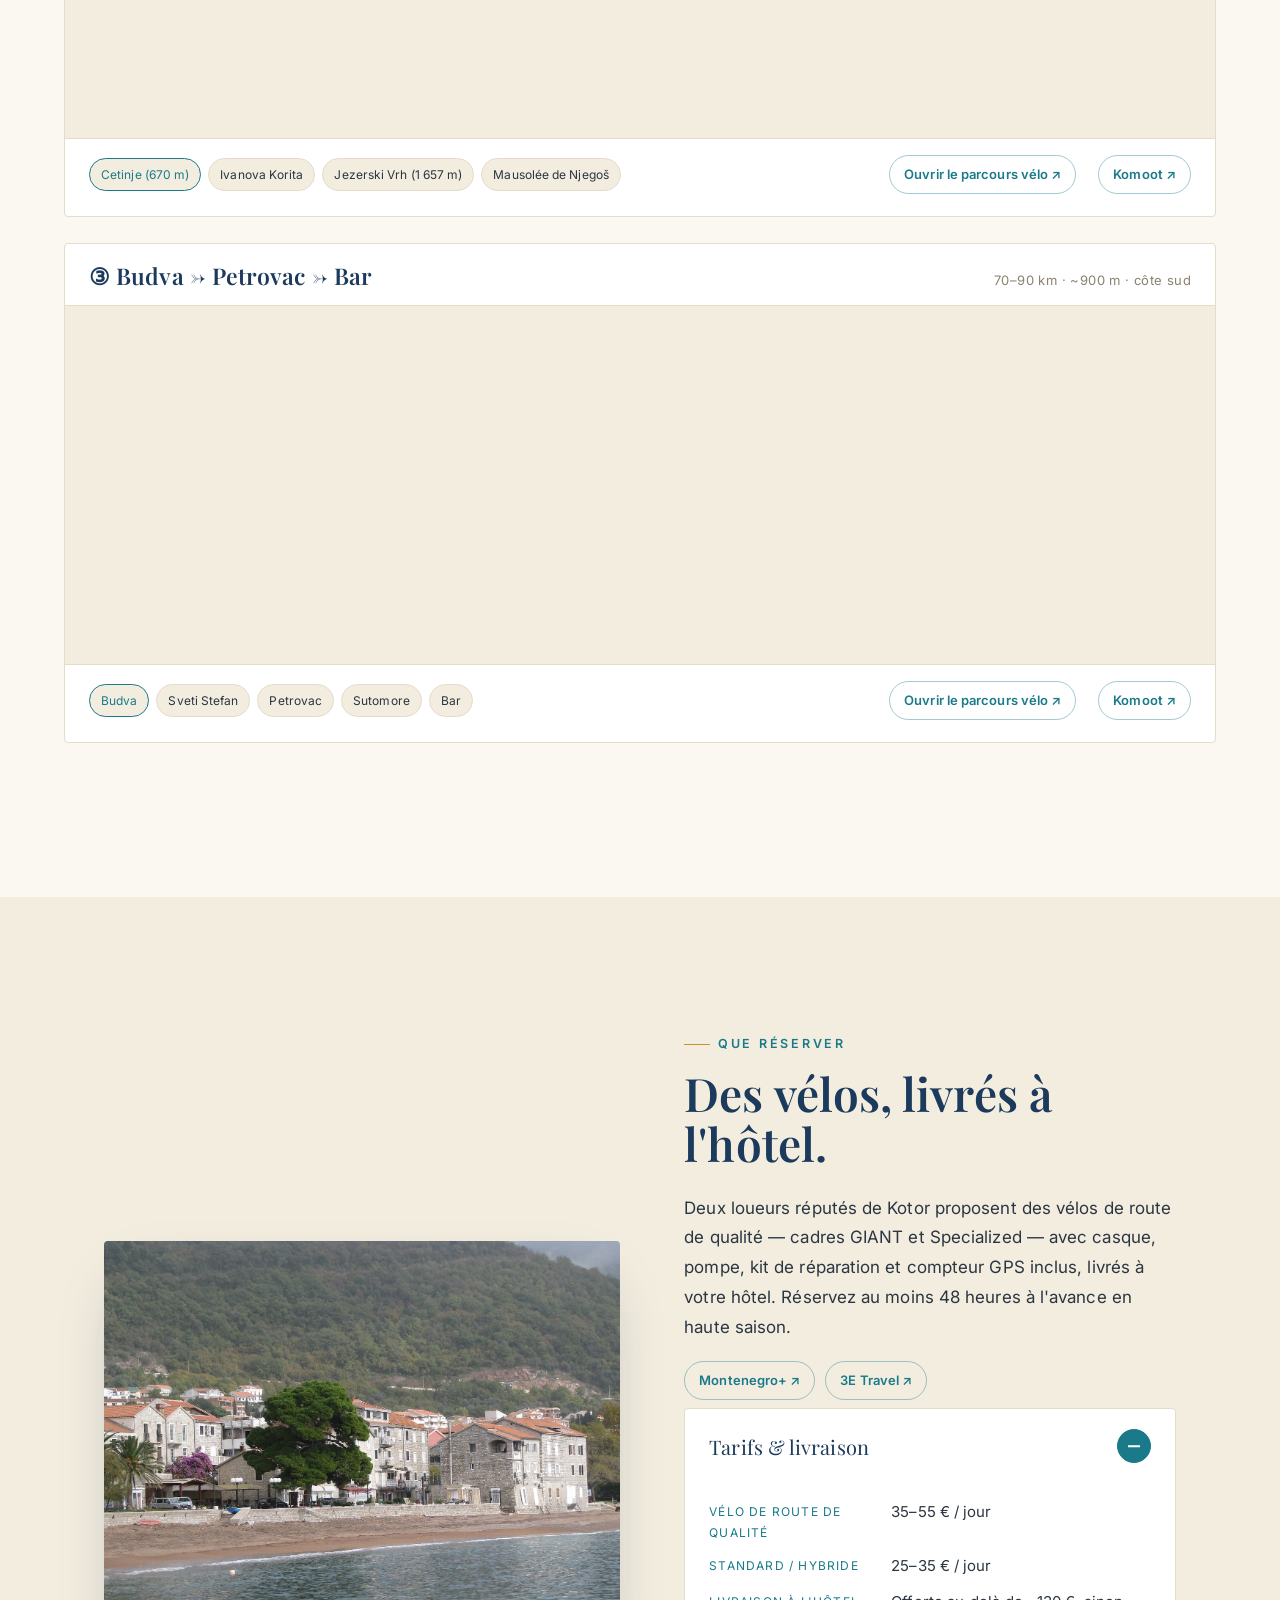
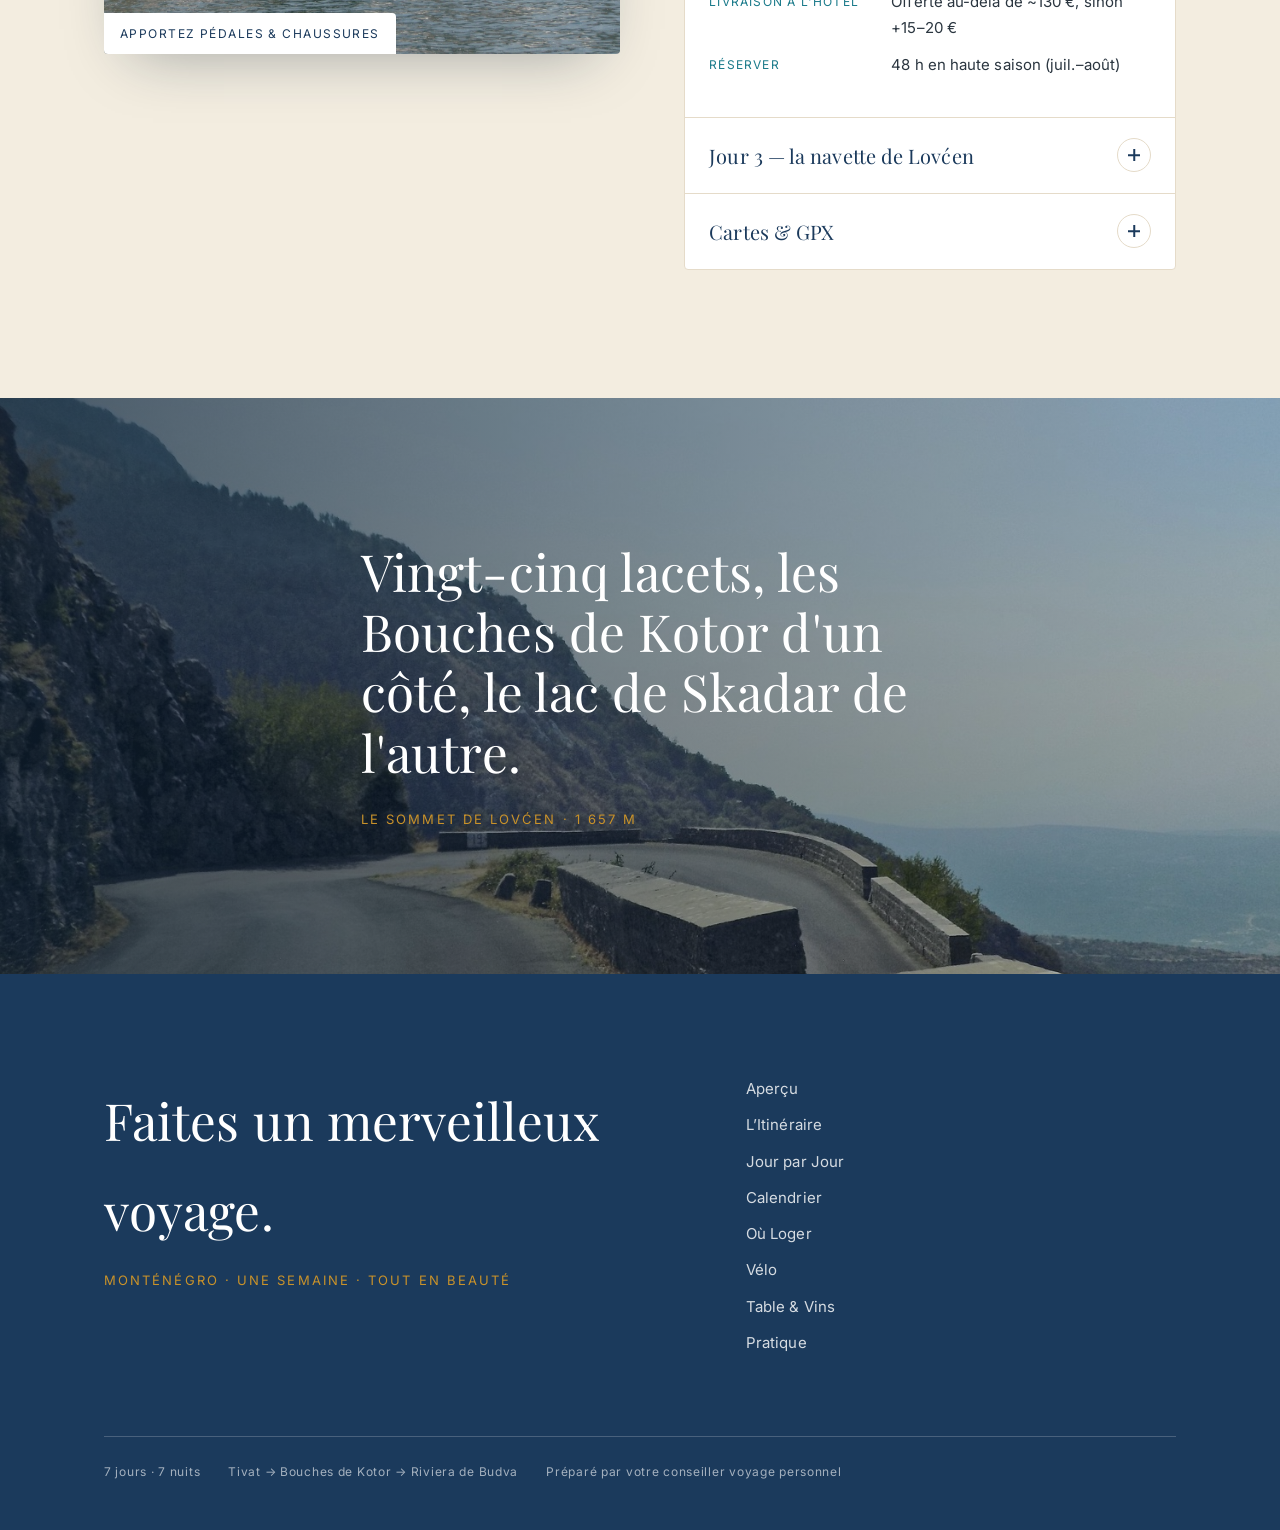
<file: cycling.html>
<!DOCTYPE html>
<html lang="fr" data-treatment="editorial">
<head>
<meta charset="UTF-8">
<meta name="viewport" content="width=device-width, initial-scale=1">
<title>Vélo · Monténégro</title>
<link rel="preconnect" href="https://fonts.googleapis.com">
<link rel="preconnect" href="https://fonts.gstatic.com" crossorigin>
<link href="https://fonts.googleapis.com/css2?family=Playfair+Display:ital,wght@0,400;0,500;0,600;0,700;1,400&family=Inter:wght@400;500;600&family=Space+Grotesk:wght@400;500;600;700&display=swap" rel="stylesheet">
<link rel="stylesheet" href="../assets/site.css">
</head>
<body data-page="cycling">

  <section class="hero" style="min-height:70svh;" data-screen-label="Cycling hero">
    <div class="hero-bg" data-bg="lovcenRoad"></div>
    <div class="hero-inner">
      <span class="label">Trois Jours en Selle</span>
      <h1 style="font-size:clamp(40px,7vw,92px);">Vélo</h1>
      <p class="hero-tag">L'une des destinations de cyclisme sur route les plus sous-estimées d'Europe — routes calmes, paysages extraordinaires et une vraie montée de montagne. Trois parcours, du plat d'échauffement aux 990 mètres de dénivelé.</p>
    </div>
  </section>

  <section class="section">
    <div class="wrap-wide">
      <div class="sec-head reveal">
        <span class="label">Les Trois Parcours</span>
        <h2>Une boucle plate, la grande montée, et la côte sud.</h2>
        <p class="lead">Chaque sortie a un caractère distinct. Distances et profils de dénivelé ci-dessous ; les trois sont disponibles en GPX via Komoot pour la navigation détaillée.</p>
      </div>

      <div class="cards">

        <!-- PARCOURS 1 -->
        <article class="routecard reveal">
          <div class="rc-head"><span class="label no-rule">Jour 2</span><h3>Boucle des Bouches de Kotor</h3><div class="rc-from">Dobrota → Kotor → Risan → Perast → Dobrota</div></div>
          <div class="rc-stats">
            <div class="s"><div class="k">Distance</div><div class="v">55–65 km</div></div>
            <div class="s"><div class="k">Dénivelé</div><div class="v">~400 m</div></div>
          </div>
          <svg class="elev" viewBox="0 0 400 120" preserveAspectRatio="none" aria-label="Profil de dénivelé presque plat">
            <line class="grid" x1="0" y1="40" x2="400" y2="40"/><line class="grid" x1="0" y1="75" x2="400" y2="75"/>
            <path class="area" d="M0,98 L40,94 L80,100 L120,92 L160,96 L200,89 L240,97 L280,92 L320,96 L360,93 L400,97 L400,120 L0,120 Z"/>
            <path class="line" d="M0,98 L40,94 L80,100 L120,92 L160,96 L200,89 L240,97 L280,92 L320,96 L360,93 L400,97"/>
          </svg>
          <div class="rc-body">
            <div class="diff">Facile <span class="dots"><i class="on"></i><i></i><i></i></span></div>
            Route côtière plate avec vue sur la baie tout du long — la sortie d'échauffement idéale. Trafic léger et bon revêtement ; un court tunnel, prévoyez des éclairages.
          </div>
        </article>

        <!-- PARCOURS 2 -->
        <article class="routecard reveal" data-delay="100">
          <div class="rc-head"><span class="label no-rule">Jour 3</span><h3>Cetinje → sommet de Lovćen</h3><div class="rc-from">670 m → 1 657 m · 25 lacets</div></div>
          <div class="rc-stats">
            <div class="s"><div class="k">Distance</div><div class="v">~22 km <small>aller</small></div></div>
            <div class="s"><div class="k">Dénivelé</div><div class="v">~990 m</div></div>
          </div>
          <svg class="elev" viewBox="0 0 400 120" preserveAspectRatio="none" aria-label="Profil de montée de montagne régulière">
            <line class="grid" x1="0" y1="40" x2="400" y2="40"/><line class="grid" x1="0" y1="75" x2="400" y2="75"/>
            <path class="area" d="M0,104 L50,99 L100,90 L150,76 L200,60 L250,44 L300,30 L350,20 L400,15 L400,120 L0,120 Z"/>
            <path class="line" d="M0,104 L50,99 L100,90 L150,76 L200,60 L250,44 L300,30 L350,20 L400,15"/>
          </svg>
          <div class="rc-body">
            <div class="diff">Difficile <span class="dots"><i class="on"></i><i class="on"></i><i class="on"></i></span></div>
            La montée phare : des lacets à travers karst et forêt jusqu'à une crête ouverte, avec des pentes soutenues de 8–12 % près du sommet. Montez à vélo et redescendez en navette, ou l'inverse.
          </div>
        </article>

        <!-- PARCOURS 3 -->
        <article class="routecard reveal" data-delay="200">
          <div class="rc-head"><span class="label no-rule">Jour 6</span><h3>Budva → Petrovac → Bar</h3><div class="rc-from">Côte sud · oliveraies &amp; vues mer</div></div>
          <div class="rc-stats">
            <div class="s"><div class="k">Distance</div><div class="v">70–90 km</div></div>
            <div class="s"><div class="k">Dénivelé</div><div class="v">~900 m</div></div>
          </div>
          <svg class="elev" viewBox="0 0 400 120" preserveAspectRatio="none" aria-label="Profil de collines côtières vallonnées">
            <line class="grid" x1="0" y1="40" x2="400" y2="40"/><line class="grid" x1="0" y1="75" x2="400" y2="75"/>
            <path class="area" d="M0,96 L40,74 L80,98 L120,66 L160,90 L200,58 L240,86 L280,64 L320,92 L360,70 L400,88 L400,120 L0,120 Z"/>
            <path class="line" d="M0,96 L40,74 L80,98 L120,66 L160,90 L200,58 L240,86 L280,64 L320,92 L360,70 L400,88"/>
          </svg>
          <div class="rc-body">
            <div class="diff">Modéré <span class="dots"><i class="on"></i><i class="on"></i><i></i></span></div>
            Collines côtières vallonnées, vues sur la mer ouverte et routes plus calmes — sans doute le plus beau vélo de toute la côte. Partez avant 9h pour devancer la chaleur de midi.
          </div>
        </article>

      </div>
    </div>
  </section>

  <!-- ROUTE MAPS -->
  <section class="section">
    <div class="wrap-wide">
      <div class="sec-head reveal">
        <span class="label">Cartes des Parcours</span>
        <h2>Les trois sorties, sur la carte.</h2>
        <p class="lead">Cartes en direct cadrées sur chaque parcours. Utilisez « Ouvrir le parcours vélo » pour un tracé détaillé à suivre ou à télécharger — il s'ouvre sur le routeur vélo d'OpenStreetMap.</p>
      </div>

      <!-- Parcours 1 -->
      <div class="routemap reveal">
        <div class="rm-head"><h3>① Boucle des Bouches de Kotor</h3><span class="rm-meta">55–65 km · plat · Dobrota → Risan → Perast → Dobrota</span></div>
        <iframe class="map-embed" loading="lazy" title="Carte de la boucle vélo des Bouches de Kotor" src="https://www.openstreetmap.org/export/embed.html?bbox=18.63%2C42.41%2C18.80%2C42.52&layer=mapnik&marker=42.4246%2C18.7712"></iframe>
        <div class="rm-foot">
          <div class="wp-chips"><span class="wp start">Dobrota</span><span class="wp">Kotor</span><span class="wp">Prčanj</span><span class="wp">Risan</span><span class="wp">Perast</span></div>
          <a class="bk-btn" href="https://www.openstreetmap.org/directions?engine=fossgis_osrm_bike&route=42.4247%2C18.7712%3B42.4525%2C18.7300%3B42.5150%2C18.6960%3B42.4853%2C18.6997%3B42.4247%2C18.7712" target="_blank" rel="noopener">Ouvrir le parcours vélo ↗</a>
          <a class="bk-btn" href="https://www.komoot.com/discover/Kotor/cycling" target="_blank" rel="noopener">Komoot ↗</a>
        </div>
      </div>

      <!-- Parcours 2 -->
      <div class="routemap reveal">
        <div class="rm-head"><h3>② Cetinje → sommet de Lovćen</h3><span class="rm-meta">~22 km aller · ~990 m · 25 lacets</span></div>
        <iframe class="map-embed" loading="lazy" title="Carte de la montée Cetinje – sommet de Lovćen" src="https://www.openstreetmap.org/export/embed.html?bbox=18.80%2C42.36%2C18.95%2C42.42&layer=mapnik&marker=42.3911%2C18.9238"></iframe>
        <div class="rm-foot">
          <div class="wp-chips"><span class="wp start">Cetinje (670 m)</span><span class="wp">Ivanova Korita</span><span class="wp">Jezerski Vrh (1 657 m)</span><span class="wp">Mausolée de Njegoš</span></div>
          <a class="bk-btn" href="https://www.openstreetmap.org/directions?engine=fossgis_osrm_bike&route=42.3911%2C18.9238%3B42.4006%2C18.8378" target="_blank" rel="noopener">Ouvrir le parcours vélo ↗</a>
          <a class="bk-btn" href="https://www.komoot.com/discover/Loven/cycling" target="_blank" rel="noopener">Komoot ↗</a>
        </div>
      </div>

      <!-- Parcours 3 -->
      <div class="routemap reveal">
        <div class="rm-head"><h3>③ Budva → Petrovac → Bar</h3><span class="rm-meta">70–90 km · ~900 m · côte sud</span></div>
        <iframe class="map-embed" loading="lazy" title="Carte du parcours côtier sud de Budva à Bar" src="https://www.openstreetmap.org/export/embed.html?bbox=18.78%2C42.06%2C19.13%2C42.31&layer=mapnik&marker=42.2911%2C18.8401"></iframe>
        <div class="rm-foot">
          <div class="wp-chips"><span class="wp start">Budva</span><span class="wp">Sveti Stefan</span><span class="wp">Petrovac</span><span class="wp">Sutomore</span><span class="wp">Bar</span></div>
          <a class="bk-btn" href="https://www.openstreetmap.org/directions?engine=fossgis_osrm_bike&route=42.2911%2C18.8401%3B42.2581%2C18.8917%3B42.2058%2C18.9437%3B42.1455%2C19.0470%3B42.0939%2C19.1003" target="_blank" rel="noopener">Ouvrir le parcours vélo ↗</a>
          <a class="bk-btn" href="https://www.komoot.com/discover/Budva/cycling" target="_blank" rel="noopener">Komoot ↗</a>
        </div>
      </div>
    </div>
  </section>

  <!-- BIKE RENTAL -->
  <section class="section alt">
    <div class="wrap">
      <div class="split">
        <div class="split-media reveal"><img data-img="petrovac" alt="Route côtière près de Petrovac"><span class="tag">Apportez pédales &amp; chaussures</span></div>
        <div class="split-body reveal" data-delay="120">
          <span class="label">Que Réserver</span>
          <h2>Des vélos, livrés à l'hôtel.</h2>
          <p>Deux loueurs réputés de Kotor proposent des vélos de route de qualité — cadres GIANT et Specialized — avec casque, pompe, kit de réparation et compteur GPS inclus, livrés à votre hôtel. Réservez au moins 48 heures à l'avance en haute saison.</p>
          <div class="bk-links" style="display:flex;flex-wrap:wrap;gap:10px;margin:4px 0 6px;">
            <a class="bk-btn" href="https://www.montenegroplus.me/bike-rental" target="_blank" rel="noopener">Montenegro+ ↗</a>
            <a class="bk-btn" href="https://www.3etravel.me" target="_blank" rel="noopener">3E Travel ↗</a>
          </div>
          <div class="acc" style="margin-top:8px;">
            <details open><summary>Tarifs &amp; livraison <span class="plus"></span></summary><div class="acc-body"><dl class="kv"><dt>Vélo de route de qualité</dt><dd>35–55 € / jour</dd><dt>Standard / hybride</dt><dd>25–35 € / jour</dd><dt>Livraison à l'hôtel</dt><dd>Offerte au-delà de ~130 €, sinon +15–20 €</dd><dt>Réserver</dt><dd>48 h en haute saison (juil.–août)</dd></dl></div></details>
            <details><summary>Jour 3 — la navette de Lovćen <span class="plus"></span></summary><div class="acc-body"><p>Pour la montée du sommet, organisez une navette voiture (30–45 €) via le loueur ou votre hôtel — ils monteront le vélo jusqu'à Cetinje (ou au sommet) pour que vous ne rouliez que dans un sens.</p></div></details>
            <details><summary>Cartes &amp; GPX <span class="plus"></span></summary><div class="acc-body"><p>Chaque parcours ci-dessus a une carte en direct et un tracé détaillé en un clic. Les trois sont aussi disponibles en téléchargement GPX sur <a class="lk" href="https://www.komoot.com/discover/Kotor/cycling" target="_blank" rel="noopener">Komoot ↗</a> pour la navigation hors ligne.</p></div></details>
          </div>
        </div>
      </div>
    </div>
  </section>

  <section class="bleed" data-screen-label="Quote">
    <div class="bleed-bg" data-bg="lovcenRoad"></div>
    <div class="bleed-inner reveal fade">
      <blockquote>Vingt-cinq lacets, les Bouches de Kotor d'un côté, le lac de Skadar de l'autre.</blockquote>
      <cite>Le sommet de Lovćen · 1 657 m</cite>
    </div>
  </section>

  <script src="../assets/site.js"></script>
</body>
</html>
</file>
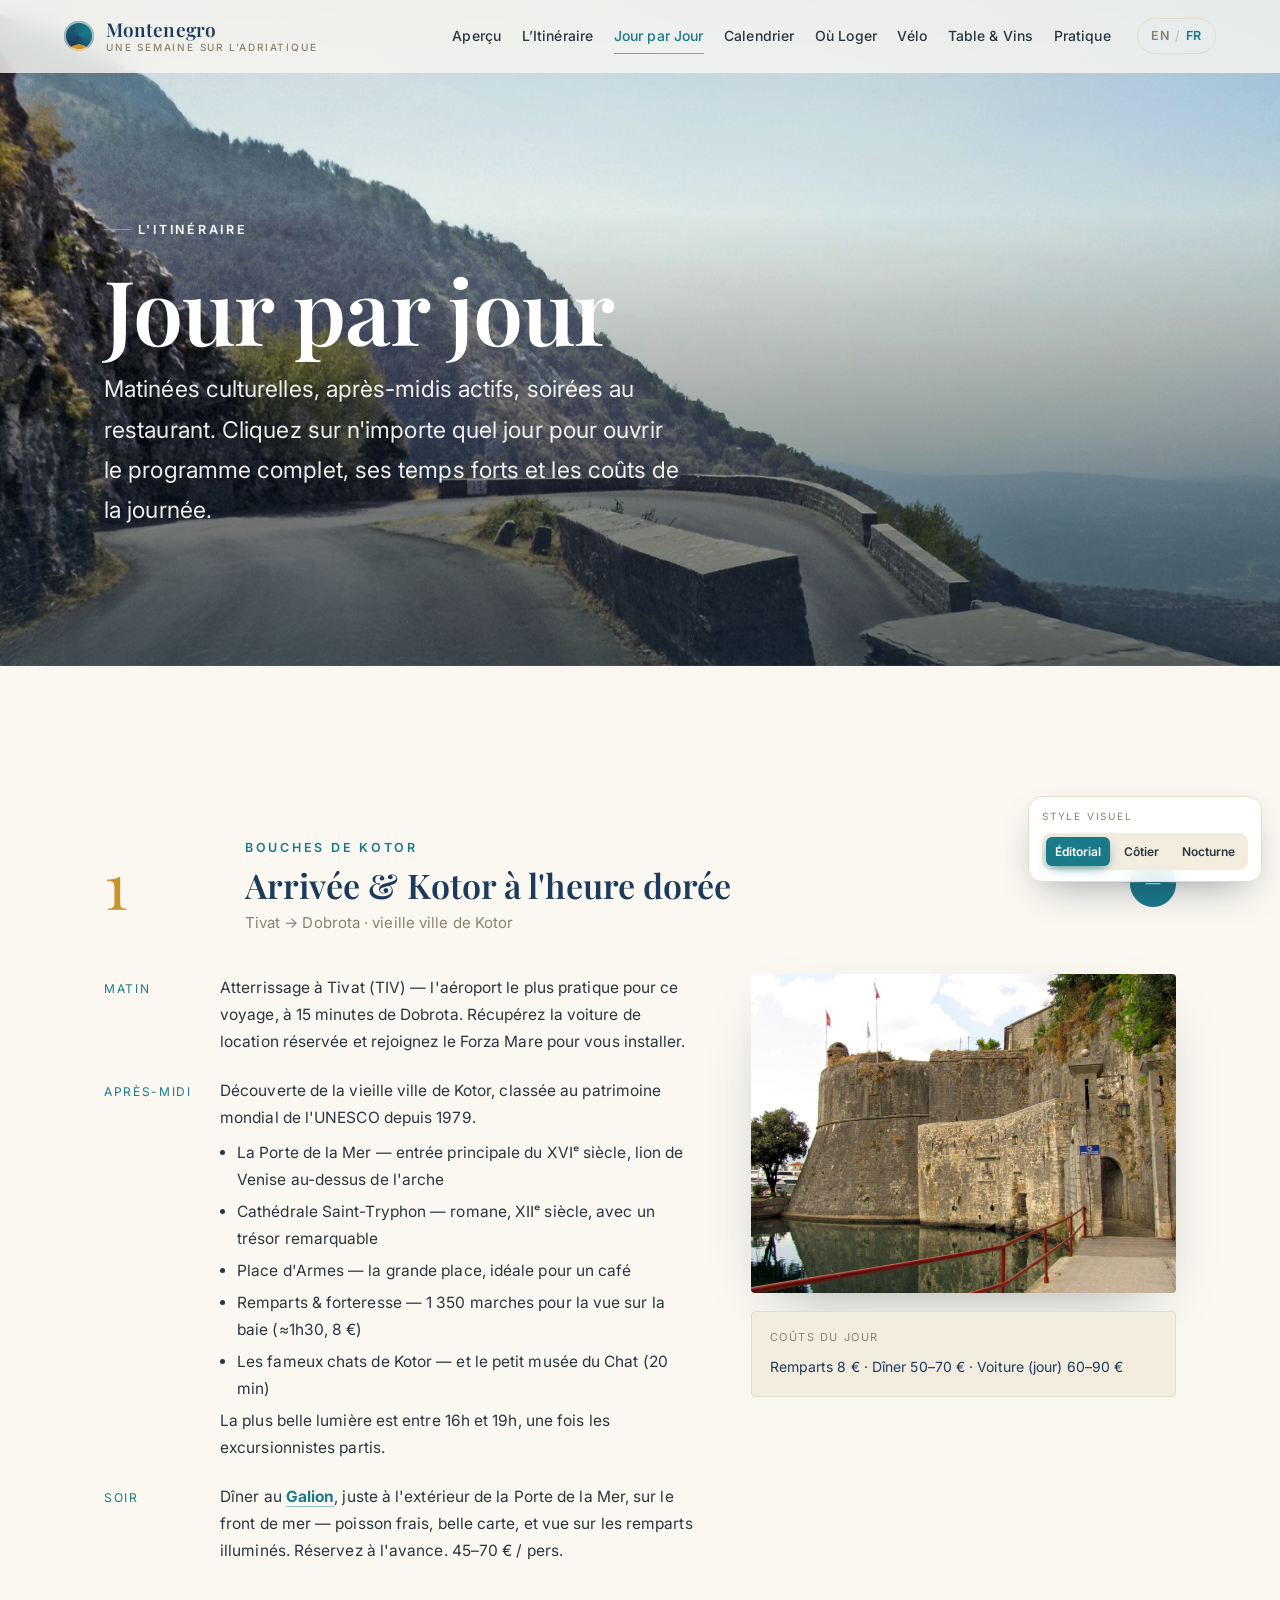
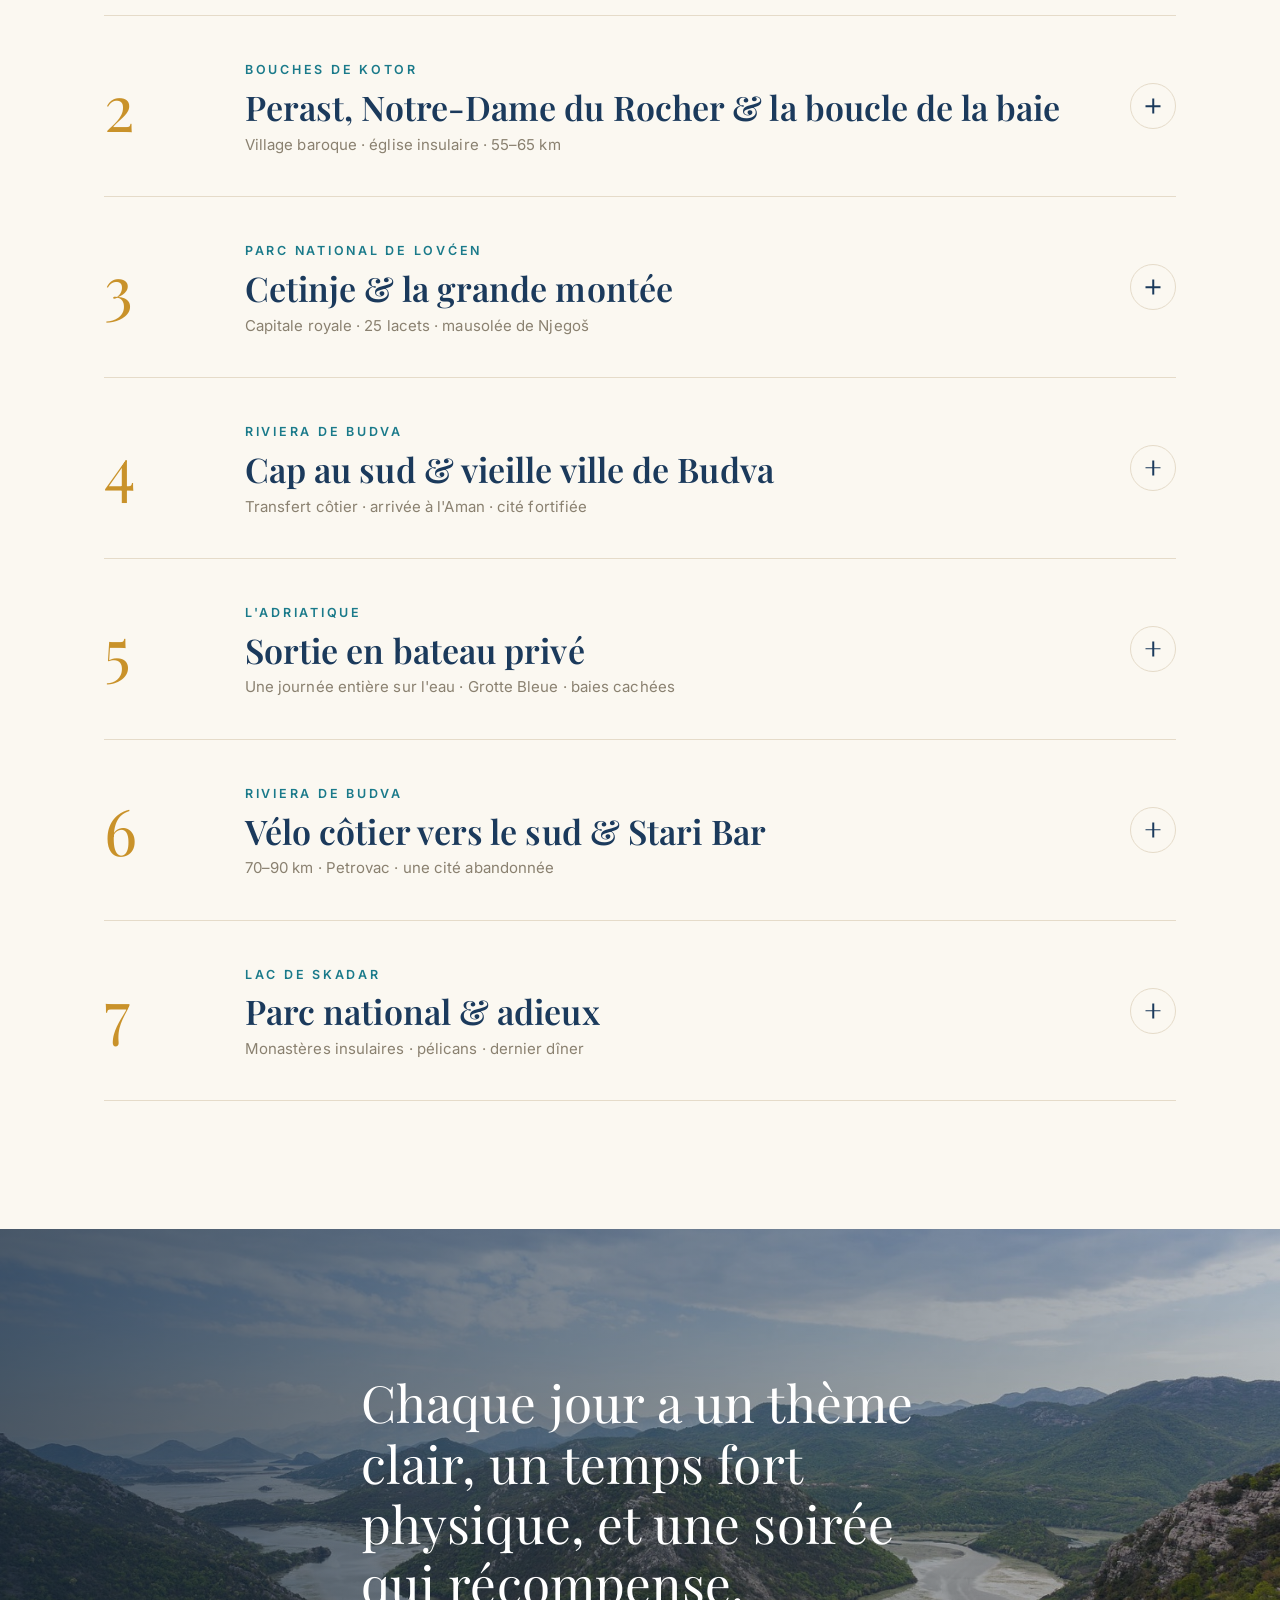
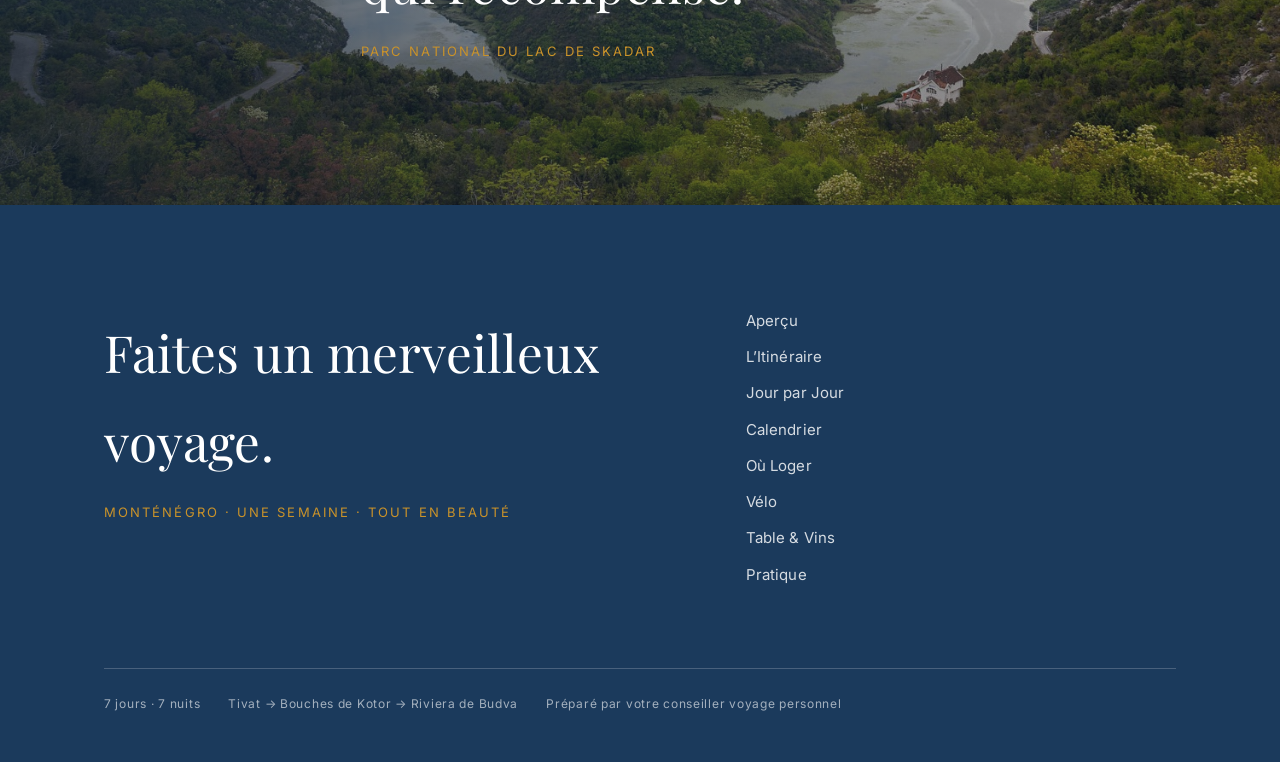
<file: days.html>
<!DOCTYPE html>
<html lang="fr" data-treatment="editorial">
<head>
<meta charset="UTF-8">
<meta name="viewport" content="width=device-width, initial-scale=1">
<title>Jour par Jour · Monténégro</title>
<link rel="preconnect" href="https://fonts.googleapis.com">
<link rel="preconnect" href="https://fonts.gstatic.com" crossorigin>
<link href="https://fonts.googleapis.com/css2?family=Playfair+Display:ital,wght@0,400;0,500;0,600;0,700;1,400&family=Inter:wght@400;500;600&family=Space+Grotesk:wght@400;500;600;700&display=swap" rel="stylesheet">
<link rel="stylesheet" href="../assets/site.css">
</head>
<body data-page="days">

  <section class="hero" style="min-height:74svh;" data-screen-label="Days hero">
    <div class="hero-bg" data-bg="lovcenRoad"></div>
    <div class="hero-inner">
      <span class="label">L'Itinéraire</span>
      <h1 style="font-size:clamp(40px,7vw,92px);">Jour par jour</h1>
      <p class="hero-tag">Matinées culturelles, après-midis actifs, soirées au restaurant. Cliquez sur n'importe quel jour pour ouvrir le programme complet, ses temps forts et les coûts de la journée.</p>
    </div>
  </section>

  <section class="section">
    <div class="wrap">
      <div class="days">

        <!-- JOUR 1 -->
        <details class="day reveal" open>
          <summary class="day-row">
            <div class="day-num">1</div>
            <div class="day-titles"><span class="label no-rule">Bouches de Kotor</span><h3>Arrivée &amp; Kotor à l'heure dorée</h3><div class="sub">Tivat → Dobrota · vieille ville de Kotor</div></div>
            <div class="day-toggle" aria-hidden="true"></div>
          </summary>
          <div class="day-content">
            <div class="day-slots">
              <div class="slot"><div class="when">Matin</div><div class="what">Atterrissage à Tivat (TIV) — l'aéroport le plus pratique pour ce voyage, à 15 minutes de Dobrota. Récupérez la voiture de location réservée et rejoignez le Forza Mare pour vous installer.</div></div>
              <div class="slot"><div class="when">Après-midi</div><div class="what">Découverte de la vieille ville de Kotor, classée au patrimoine mondial de l'UNESCO depuis 1979.
                <ul><li>La Porte de la Mer — entrée principale du XVIᵉ siècle, lion de Venise au-dessus de l'arche</li><li>Cathédrale Saint-Tryphon — romane, XIIᵉ siècle, avec un trésor remarquable</li><li>Place d'Armes — la grande place, idéale pour un café</li><li>Remparts &amp; forteresse — 1 350 marches pour la vue sur la baie (≈1h30, 8 €)</li><li>Les fameux chats de Kotor — et le petit musée du Chat (20 min)</li></ul>
                La plus belle lumière est entre 16h et 19h, une fois les excursionnistes partis.</div></div>
              <div class="slot"><div class="when">Soir</div><div class="what">Dîner au <strong><a class="lk" href="https://www.google.com/maps/search/?api=1&query=Galion%20Restaurant%20Kotor" target="_blank" rel="noopener">Galion</a></strong>, juste à l'extérieur de la Porte de la Mer, sur le front de mer — poisson frais, belle carte, et vue sur les remparts illuminés. Réservez à l'avance. 45–70 € / pers.</div></div>
            </div>
            <div class="day-aside">
              <div class="ph"><img data-img="kotorGate" alt="Entrée de la vieille ville de Kotor"></div>
              <div class="cost-chip"><div class="k">Coûts du jour</div><div class="v">Remparts 8 € · Dîner 50–70 € · Voiture (jour) 60–90 €</div></div>
            </div>
          </div>
        </details>

        <!-- JOUR 2 -->
        <details class="day reveal">
          <summary class="day-row">
            <div class="day-num">2</div>
            <div class="day-titles"><span class="label no-rule">Bouches de Kotor</span><h3>Perast, Notre-Dame du Rocher &amp; la boucle de la baie</h3><div class="sub">Village baroque · église insulaire · 55–65 km</div></div>
            <div class="day-toggle" aria-hidden="true"></div>
          </summary>
          <div class="day-content">
            <div class="day-slots">
              <div class="slot"><div class="when">Matin</div><div class="what">15 minutes de route jusqu'à <strong>Perast</strong> — l'un des plus beaux villages de l'Adriatique, tout en palais baroques et campaniles reflétés dans la baie. Flânez sur la promenade, voyez l'église Saint-Nicolas et le musée maritime du palais Bujović (3 €). Prenez la navette en barque vers <strong>Notre-Dame du Rocher</strong>, île artificielle bâtie par les marins sur plus de 500 ans, son église ornée de 68 toiles votives (barque 5 € aller-retour).</div></div>
              <div class="slot"><div class="when">Après-midi</div><div class="what">Vélo sur route — la <strong>boucle intérieure des Bouches de Kotor</strong>.
                <ul><li>Parcours : Dobrota → Kotor → Prčanj → Risan → Perast → Dobrota</li><li>~55–65 km en boucle · ~400 m de dénivelé · presque entièrement plat</li><li>La route longe le rivage tout du long ; trafic léger, un court tunnel (prévoir des éclairages)</li></ul>
                Vélos livrés à l'hôtel par les loueurs de Kotor (35–55 €/jour).</div></div>
              <div class="slot"><div class="when">Soir</div><div class="what">Dîner sur la <strong><a class="lk" href="https://forzahotels.com" target="_blank" rel="noopener">terrasse du Forza Mare</a></strong> — une carte de saison de poissons locaux et de pršut de Njeguši, au-dessus de la baie. 60–90 € avec le vin.</div></div>
            </div>
            <div class="day-aside">
              <div class="ph"><img data-img="perast" alt="Perast vue de la mer"></div>
              <div class="cost-chip"><div class="k">Coûts du jour</div><div class="v">Barque 5 € · Musée 3 € · Vélo 40–55 € · Dîner 60–90 €</div></div>
            </div>
          </div>
        </details>

        <!-- JOUR 3 -->
        <details class="day reveal">
          <summary class="day-row">
            <div class="day-num">3</div>
            <div class="day-titles"><span class="label no-rule">Parc national de Lovćen</span><h3>Cetinje &amp; la grande montée</h3><div class="sub">Capitale royale · 25 lacets · mausolée de Njegoš</div></div>
            <div class="day-toggle" aria-hidden="true"></div>
          </summary>
          <div class="day-content">
            <div class="day-slots">
              <div class="slot"><div class="when">Matin</div><div class="what">45 minutes de route jusqu'à <strong>Cetinje</strong>, l'ancienne capitale royale du Monténégro — petite et facile à parcourir à pied. Le monastère de 1484, le palais du roi Nikola (5 €), et l'élégant Palais Bleu. Comptez 45–60 minutes avant la sortie vélo.</div></div>
              <div class="slot"><div class="when">Après-midi</div><div class="what">La sortie phare : la <strong>montée Cetinje → sommet de Lovćen</strong>.
                <ul><li>De Cetinje (670 m) vers Jezerski Vrh (1 657 m)</li><li>~22 km aller · ~990 m de dénivelé · 8–12 % soutenus sur la partie haute</li><li>25 lacets numérotés à travers karst, forêt et crête ouverte</li></ul>
                Au sommet, le <strong>mausolée de Njegoš</strong> — monument de Meštrović (1974), 461 marches jusqu'à un panorama à 360° : la baie d'un côté, le lac de Skadar de l'autre. Entrée du parc 5 € ; navette voiture pour le vélo en option 30–40 €.</div></div>
              <div class="slot"><div class="when">Soir</div><div class="what">Redescendez la route côtière en lacets au crépuscule — l'une des plus belles routes d'Europe — puis dîner au <strong><a class="lk" href="https://www.google.com/maps/search/?api=1&query=Bastion%20Restaurant%20Kotor%20Old%20Town" target="_blank" rel="noopener">Bastion</a></strong> dans la vieille ville de Kotor, cuisine monténégrine moderne dans un espace du XVIᵉ siècle restauré. Menu dégustation 65–80 €.</div></div>
            </div>
            <div class="day-aside">
              <div class="ph"><img data-img="mausoleum" alt="Mausolée de Njegoš"></div>
              <div class="cost-chip"><div class="k">Coûts du jour</div><div class="v">Musée 5 € · Parc 5 € · Vélo 40–55 € · Navette 35 € · Dîner 70–90 €</div></div>
            </div>
          </div>
        </details>

        <!-- JOUR 4 -->
        <details class="day reveal">
          <summary class="day-row">
            <div class="day-num">4</div>
            <div class="day-titles"><span class="label no-rule">Riviera de Budva</span><h3>Cap au sud &amp; vieille ville de Budva</h3><div class="sub">Transfert côtier · arrivée à l'Aman · cité fortifiée</div></div>
            <div class="day-toggle" aria-hidden="true"></div>
          </summary>
          <div class="day-content">
            <div class="day-slots">
              <div class="slot"><div class="when">Matin</div><div class="what">Quittez le Forza Mare et roulez vers le sud par la route côtière (P1, pas l'autoroute) — environ une heure, avec des vues tout du long. Arrêt au <strong>belvédère de Pržno</strong> pour le panorama classique sur Sveti Stefan vu d'en haut. Installation à l'<strong>Aman Sveti Stefan</strong>.</div></div>
              <div class="slot"><div class="when">Après-midi</div><div class="what"><strong>Vieille ville de Budva</strong>, à dix minutes — parmi les cités fortifiées les mieux préservées de cette côte.
                <ul><li>Faites le tour des remparts (gratuit, ~30 min, la mer sur trois côtés)</li><li>Citadelle — XVᵉ siècle, vues depuis les toits (2 €)</li><li>Églises de la Sainte-Trinité (1804) et Santa Maria in Punta (840)</li><li>Ruelles étroites et artisanat ; la plage Slovenska s'il fait chaud</li></ul></div></div>
              <div class="slot"><div class="when">Soir</div><div class="what">Dîner au <strong><a class="lk" href="https://www.google.com/maps/search/?api=1&query=Porto%20Restaurant%20Budva" target="_blank" rel="noopener">Porto</a></strong>, sur le front de mer hors les murs — poisson local préparé avec précision. Bar grillé ou denté avec un blanc Krstač. 40–65 €.</div></div>
            </div>
            <div class="day-aside">
              <div class="ph"><img data-img="budva" alt="Vieille ville de Budva"></div>
              <div class="cost-chip"><div class="k">Coûts du jour</div><div class="v">Citadelle 2 € · Dîner 45–65 € · Carburant/péages ~15 €</div></div>
            </div>
          </div>
        </details>

        <!-- JOUR 5 -->
        <details class="day reveal">
          <summary class="day-row">
            <div class="day-num">5</div>
            <div class="day-titles"><span class="label no-rule">L'Adriatique</span><h3>Sortie en bateau privé</h3><div class="sub">Une journée entière sur l'eau · Grotte Bleue · baies cachées</div></div>
            <div class="day-toggle" aria-hidden="true"></div>
          </summary>
          <div class="day-content">
            <div class="day-slots">
              <div class="slot"><div class="when">Le principe</div><div class="what">Une sortie privée d'une demi-journée ou d'une journée au départ du port de Budva — votre rythme, capitaine et guide compris. 6 à 8 heures sur l'eau ; 300–500 € la journée complète. Demandez à la conciergerie de l'Aman ou réservez directement à la marina, 2 à 3 jours à l'avance.</div></div>
              <div class="slot"><div class="when">Le parcours</div><div class="what"><ul><li>Départ de Budva vers 9h</li><li><strong>Sveti Stefan vue de la mer</strong> — rien n'égale le contournement de l'île de tout près</li><li>Baie de Petrovac — un premier arrêt baignade abrité</li><li><strong>Grotte Bleue</strong> près de Buljarica — accessible seulement en petit bateau ; eau bioluminescente et lumière remarquable</li><li>Mouillage dans des baies isolées — Čanj, Buljarica et au-delà</li><li>Déjeuner de poisson frais à bord ou dans une konoba accessible uniquement par la mer</li><li>Retour à Budva vers 17h</li></ul></div></div>
              <div class="slot"><div class="when">Soir</div><div class="what">Après une journée en mer, restez sur place — le <strong><a class="lk" href="https://www.aman.com/resorts/aman-sveti-stefan" target="_blank" rel="noopener">restaurant de l'Aman Sveti Stefan</a></strong>, produits locaux traités avec précision. Regardez l'île s'illuminer au crépuscule depuis votre terrasse. 80–120 € avec le vin.</div></div>
            </div>
            <div class="day-aside">
              <div class="ph"><img data-img="boat" alt="Bateaux sur l'Adriatique à Budva"></div>
              <div class="cost-chip"><div class="k">Coûts du jour</div><div class="v">Sortie 350–500 € · Déjeuner ~25–40 € · Dîner 80–120 €</div></div>
            </div>
          </div>
        </details>

        <!-- JOUR 6 -->
        <details class="day reveal">
          <summary class="day-row">
            <div class="day-num">6</div>
            <div class="day-titles"><span class="label no-rule">Riviera de Budva</span><h3>Vélo côtier vers le sud &amp; Stari Bar</h3><div class="sub">70–90 km · Petrovac · une cité abandonnée</div></div>
            <div class="day-toggle" aria-hidden="true"></div>
          </summary>
          <div class="day-content">
            <div class="day-slots">
              <div class="slot"><div class="when">Matin</div><div class="what">Le <strong>parcours de la côte sud</strong> depuis Sveti Stefan.
                <ul><li>Vers le sud par Petrovac → Sutomore → Bar</li><li>70–90 km selon le point de demi-tour · ~900 m de collines côtières</li><li>Vues sur la mer ouverte, routes plus calmes, oliveraies, les tours de Stari Bar au loin</li></ul>
                Sans doute le plus beau vélo de toute la côte. Partez avant 9h pour devancer la chaleur ; pause café à la tour vénitienne de Petrovac.</div></div>
              <div class="slot"><div class="when">Après-midi</div><div class="what">15 minutes à l'intérieur des terres jusqu'à <strong>Stari Bar</strong> — la cité fortifiée d'origine, abandonnée après un bombardement en 1878 et aujourd'hui une vaste ruine à flanc de colline : 40 000 m² de rues, d'églises et de tours, un olivier de 2 000 ans, et presque aucun autre visiteur. 3 €, comptez 1 à 1h30.</div></div>
              <div class="slot"><div class="when">Soir</div><div class="what">Une dernière soirée dans <strong>les murs de Budva</strong> — <a class="lk" href="https://www.google.com/maps/search/?api=1&query=Konoba%20Stari%20Grad%20Budva" target="_blank" rel="noopener">Konoba Stari Grad</a> pour un long dîner. Commandez le steak de Njeguši, le kačamak et la Primorska torta. 35–55 €.</div></div>
            </div>
            <div class="day-aside">
              <div class="ph"><img data-img="petrovac" alt="Petrovac sur la côte"></div>
              <div class="cost-chip"><div class="k">Coûts du jour</div><div class="v">Stari Bar 3 € · Vélo 40–55 € · Dîner 40–60 €</div></div>
            </div>
          </div>
        </details>

        <!-- JOUR 7 -->
        <details class="day reveal">
          <summary class="day-row">
            <div class="day-num">7</div>
            <div class="day-titles"><span class="label no-rule">Lac de Skadar</span><h3>Parc national &amp; adieux</h3><div class="sub">Monastères insulaires · pélicans · dernier dîner</div></div>
            <div class="day-toggle" aria-hidden="true"></div>
          </summary>
          <div class="day-content">
            <div class="day-slots">
              <div class="slot"><div class="when">Matin</div><div class="what">Route vers le <strong>parc national du lac de Skadar</strong> par la route panoramique de Rijeka Crnojevića (comptez 1h15). Depuis Virpazar — village photogénique doté d'un pont ottoman du XIVᵉ siècle — prenez une sortie en bateau privé (50–80 € pour 2 h).
                <ul><li>Le plus grand lac des Balkans — 391 km², partagé avec l'Albanie</li><li>La plus grande colonie de pélicans frisés d'Europe (~2 000 oiseaux)</li><li>Plus de 270 espèces recensées ; tapis de nénuphars en été</li></ul>
                La sortie visite les monastères insulaires de <strong>Kom</strong> (XIVᵉ s.) et <strong>Beška</strong> (XVᵉ s.).</div></div>
              <div class="slot"><div class="when">Après-midi</div><div class="what">Arrêt facultatif à <strong>Rijeka Crnojevića</strong>, minuscule bourg au bord de la rivière et ancienne résidence d'été royale — son pont de pierre est une carte postale. Retour à l'Aman pour une dernière baignade et les dernières heures sur la terrasse.</div></div>
              <div class="slot"><div class="when">Soir</div><div class="what">Dernier dîner à l'<a class="lk" href="https://www.aman.com/resorts/aman-sveti-stefan" target="_blank" rel="noopener">Aman</a> — la soirée pour commander la plus belle bouteille de la carte (Plantaže Vranac Pro Corde, le plus grand rouge du Monténégro). Regardez les lumières de l'île s'allumer une dernière fois. 90–130 €.</div></div>
            </div>
            <div class="day-aside">
              <div class="ph"><img data-img="pelican" alt="Pélican frisé sur le lac de Skadar"></div>
              <div class="cost-chip"><div class="k">Coûts du jour</div><div class="v">Bateau 60–80 € · Carburant ~20 € · Dîner d'adieu 90–130 €</div></div>
            </div>
          </div>
        </details>

      </div>
    </div>
  </section>

  <!-- FULL BLEED -->
  <section class="bleed" data-screen-label="Quote">
    <div class="bleed-bg" data-bg="skadar"></div>
    <div class="bleed-inner reveal fade">
      <blockquote>Chaque jour a un thème clair, un temps fort physique, et une soirée qui récompense.</blockquote>
      <cite>Parc national du lac de Skadar</cite>
    </div>
  </section>

  <script src="../assets/site.js"></script>
</body>
</html>
</file>
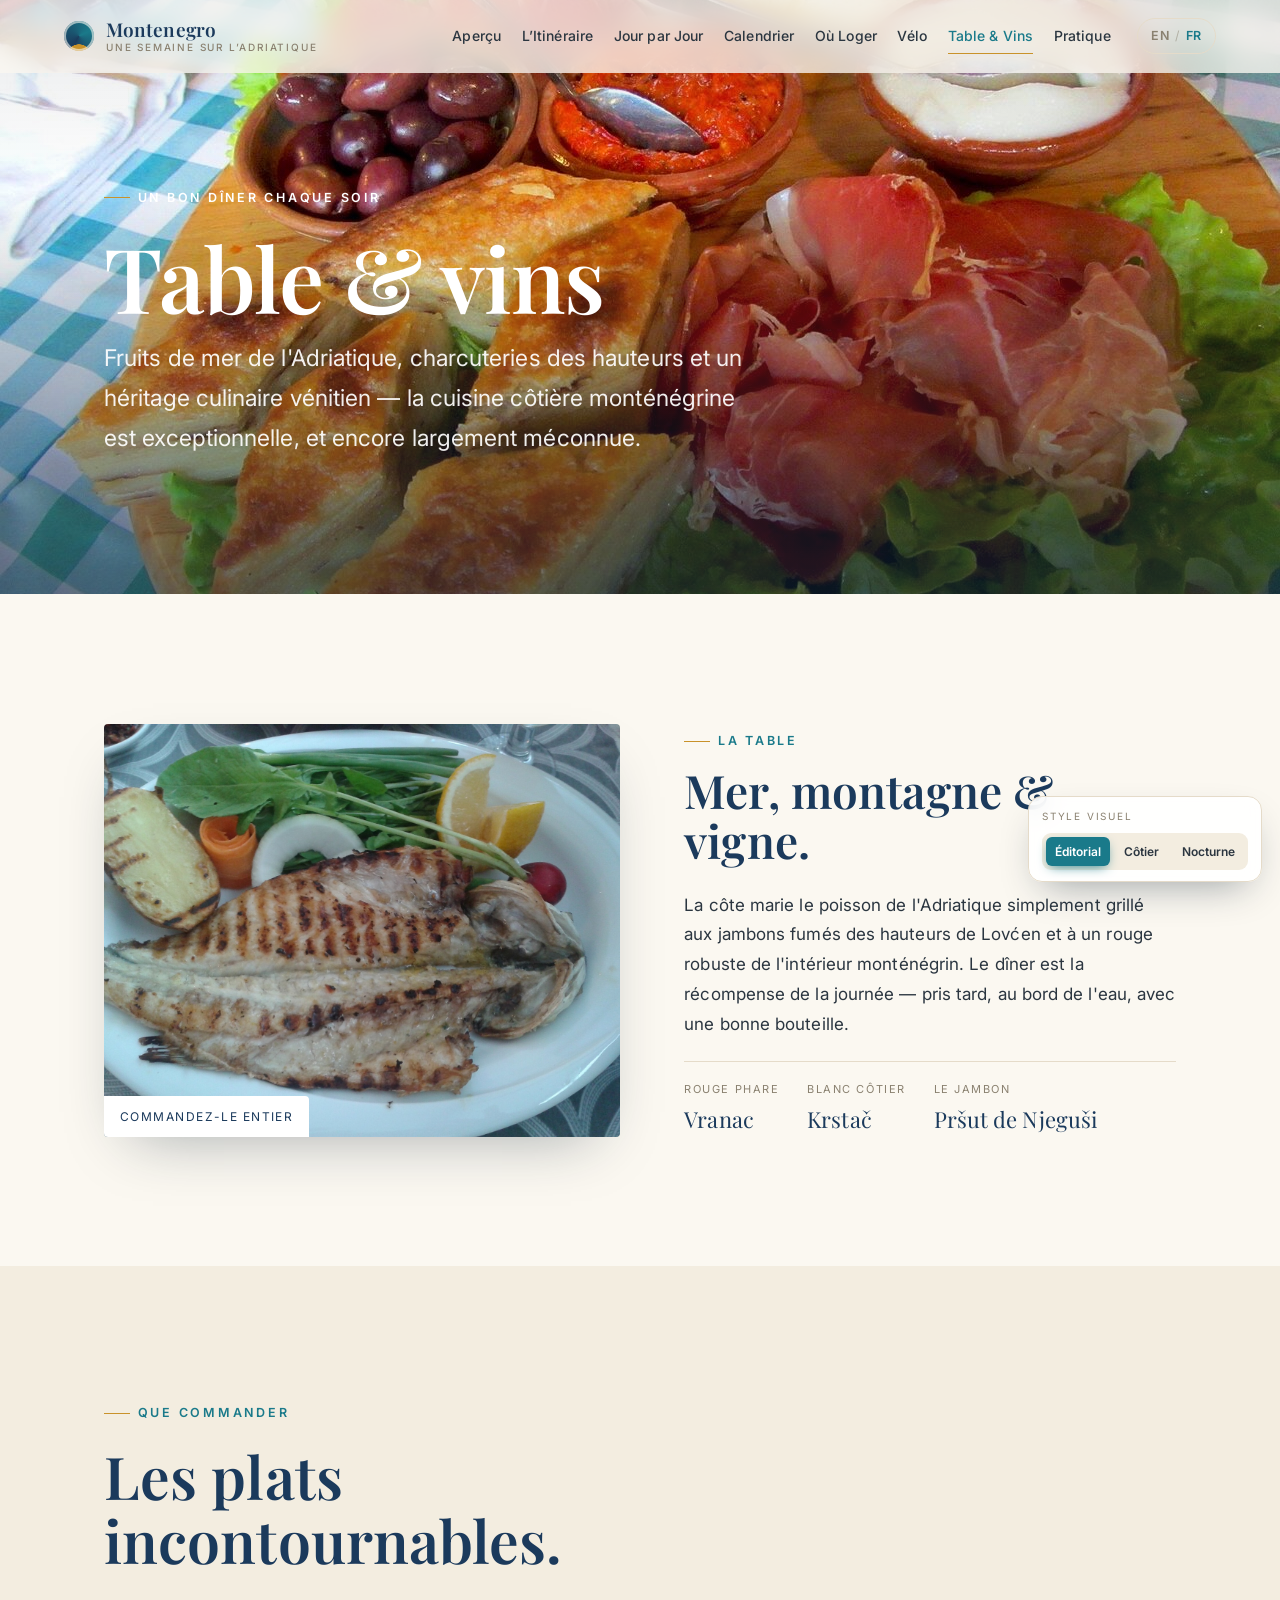
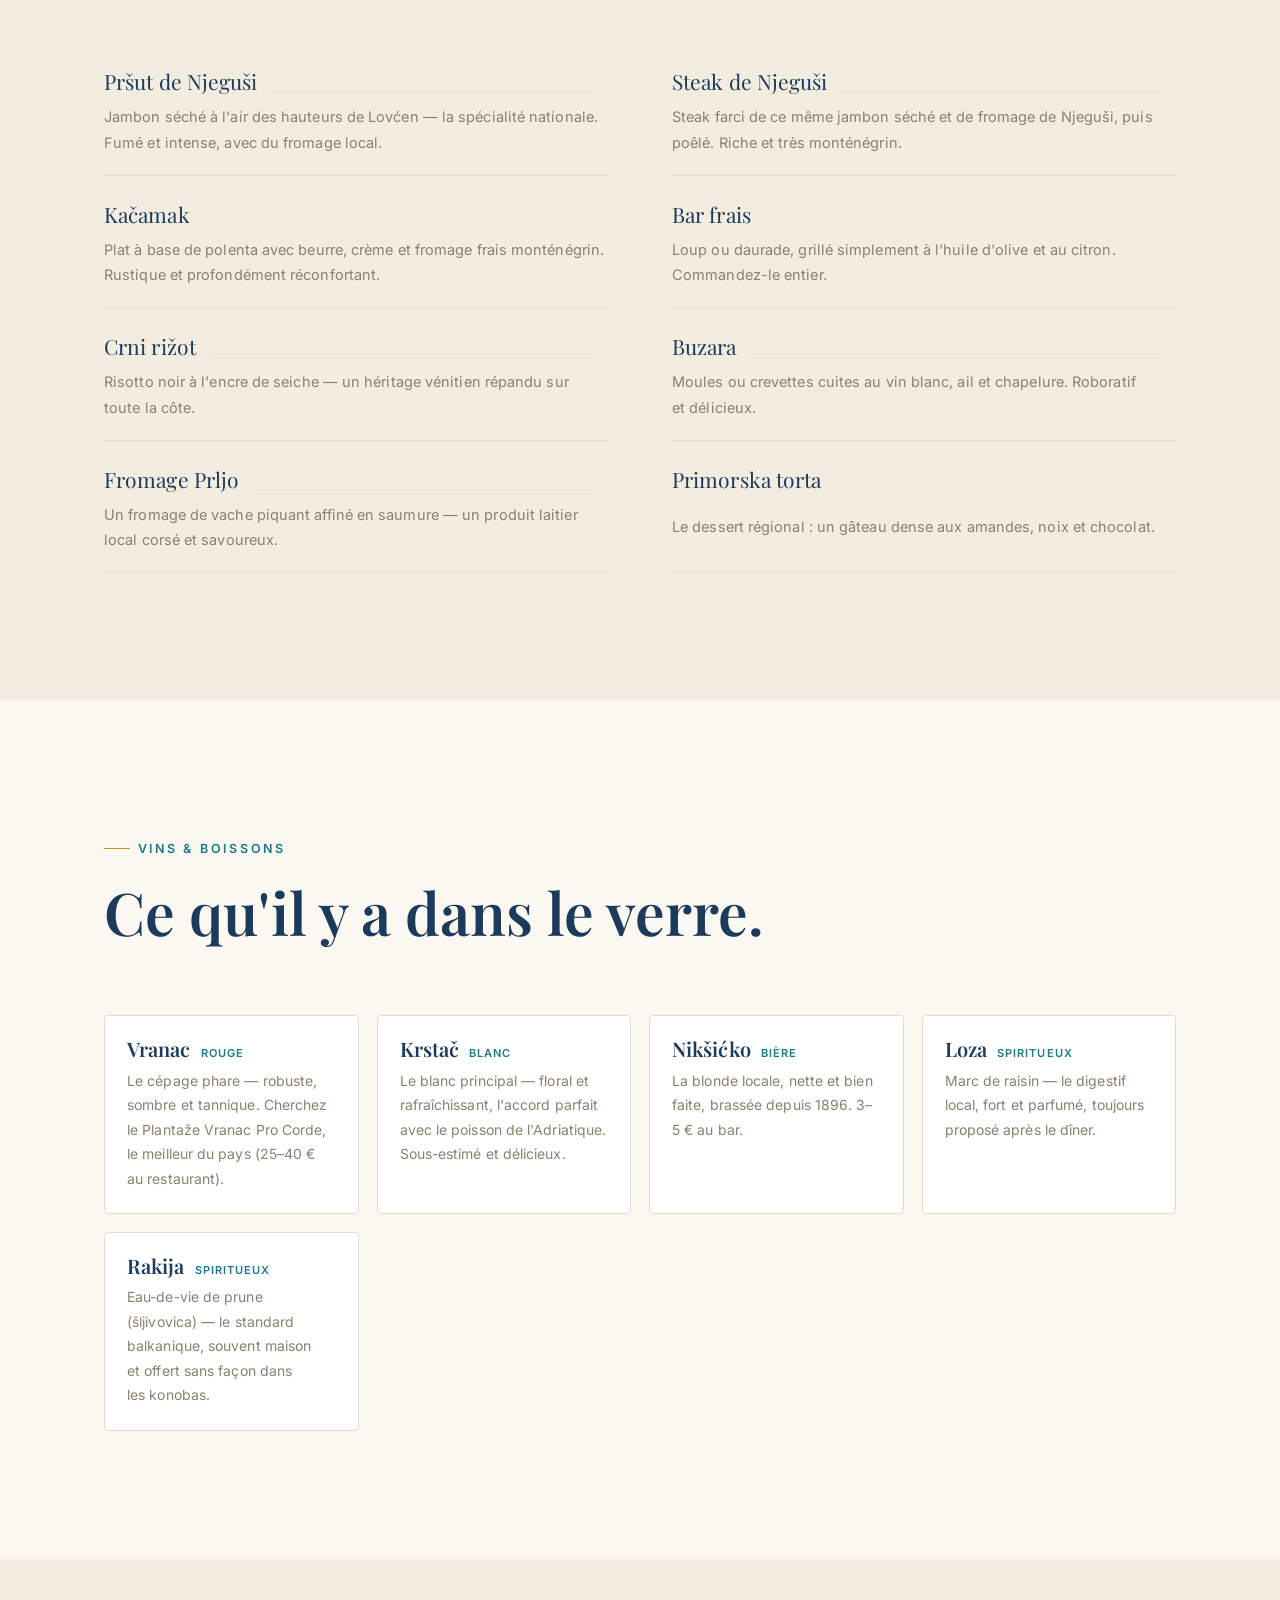
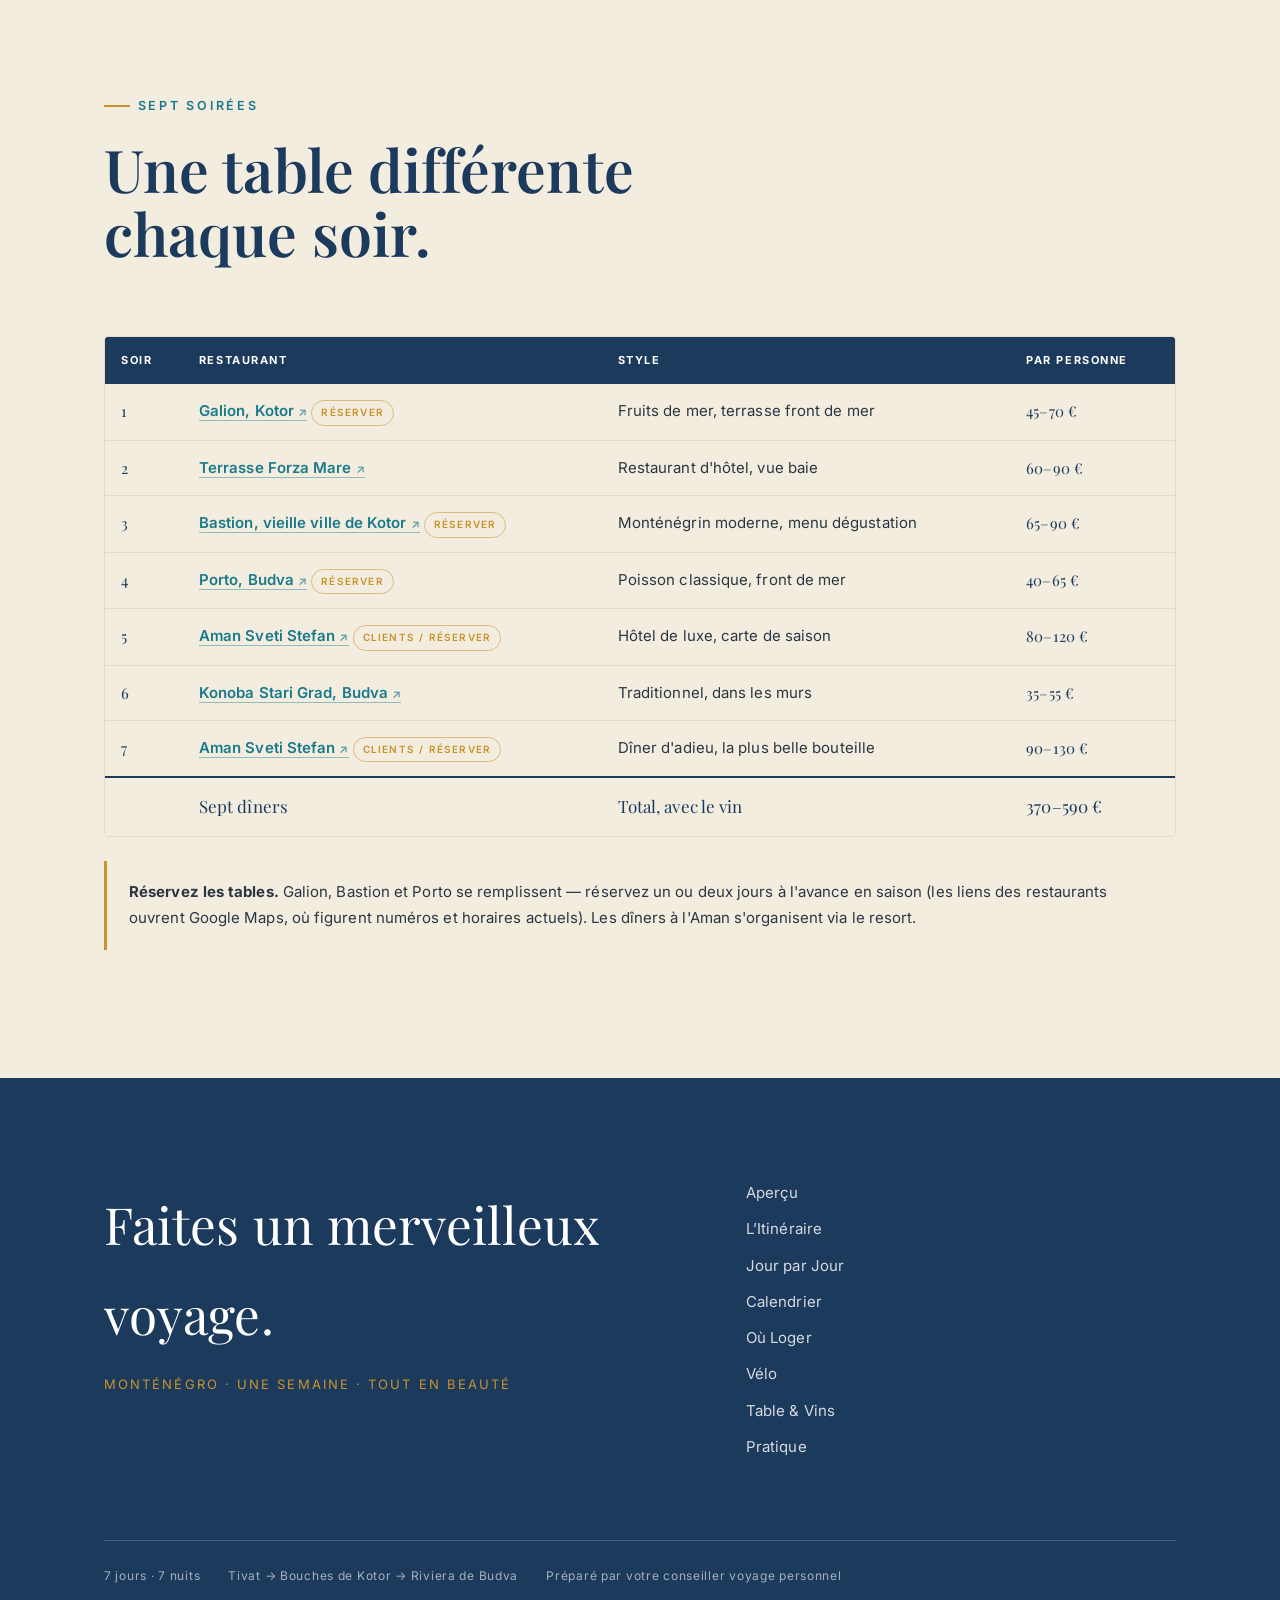
<file: food.html>
<!DOCTYPE html>
<html lang="fr" data-treatment="editorial">
<head>
<meta charset="UTF-8">
<meta name="viewport" content="width=device-width, initial-scale=1">
<title>Table &amp; Vins · Monténégro</title>
<link rel="preconnect" href="https://fonts.googleapis.com">
<link rel="preconnect" href="https://fonts.gstatic.com" crossorigin>
<link href="https://fonts.googleapis.com/css2?family=Playfair+Display:ital,wght@0,400;0,500;0,600;0,700;1,400&family=Inter:wght@400;500;600&family=Space+Grotesk:wght@400;500;600;700&display=swap" rel="stylesheet">
<link rel="stylesheet" href="../assets/site.css">
</head>
<body data-page="food">

  <section class="hero" style="min-height:66svh;" data-screen-label="Food hero">
    <div class="hero-bg" data-bg="ham"></div>
    <div class="hero-inner">
      <span class="label">Un Bon Dîner Chaque Soir</span>
      <h1 style="font-size:clamp(40px,7vw,92px);">Table &amp; vins</h1>
      <p class="hero-tag">Fruits de mer de l'Adriatique, charcuteries des hauteurs et un héritage culinaire vénitien — la cuisine côtière monténégrine est exceptionnelle, et encore largement méconnue.</p>
    </div>
  </section>

  <!-- INTRO + FEATURE -->
  <section class="section">
    <div class="wrap">
      <div class="split">
        <div class="split-media reveal"><img data-img="fish" alt="Bar de l'Adriatique grillé"><span class="tag">Commandez-le entier</span></div>
        <div class="split-body reveal" data-delay="120">
          <span class="label">La Table</span>
          <h2>Mer, montagne &amp; vigne.</h2>
          <p>La côte marie le poisson de l'Adriatique simplement grillé aux jambons fumés des hauteurs de Lovćen et à un rouge robuste de l'intérieur monténégrin. Le dîner est la récompense de la journée — pris tard, au bord de l'eau, avec une bonne bouteille.</p>
          <div class="meta">
            <div><div class="k">Rouge phare</div><div class="v">Vranac</div></div>
            <div><div class="k">Blanc côtier</div><div class="v">Krstač</div></div>
            <div><div class="k">Le jambon</div><div class="v">Pršut de Njeguši</div></div>
          </div>
        </div>
      </div>
    </div>
  </section>

  <!-- DISH MENU -->
  <section class="section alt">
    <div class="wrap">
      <div class="sec-head reveal">
        <span class="label">Que Commander</span>
        <h2>Les plats incontournables.</h2>
      </div>
      <div class="menu reveal">
        <div class="dish"><span class="dn">Pršut de Njeguši</span><span class="dd-dot"></span><p class="dx">Jambon séché à l'air des hauteurs de Lovćen — la spécialité nationale. Fumé et intense, avec du fromage local.</p></div>
        <div class="dish"><span class="dn">Steak de Njeguši</span><span class="dd-dot"></span><p class="dx">Steak farci de ce même jambon séché et de fromage de Njeguši, puis poêlé. Riche et très monténégrin.</p></div>
        <div class="dish"><span class="dn">Kačamak</span><span class="dd-dot"></span><p class="dx">Plat à base de polenta avec beurre, crème et fromage frais monténégrin. Rustique et profondément réconfortant.</p></div>
        <div class="dish"><span class="dn">Bar frais</span><span class="dd-dot"></span><p class="dx">Loup ou daurade, grillé simplement à l'huile d'olive et au citron. Commandez-le entier.</p></div>
        <div class="dish"><span class="dn">Crni rižot</span><span class="dd-dot"></span><p class="dx">Risotto noir à l'encre de seiche — un héritage vénitien répandu sur toute la côte.</p></div>
        <div class="dish"><span class="dn">Buzara</span><span class="dd-dot"></span><p class="dx">Moules ou crevettes cuites au vin blanc, ail et chapelure. Roboratif et délicieux.</p></div>
        <div class="dish"><span class="dn">Fromage Prljo</span><span class="dd-dot"></span><p class="dx">Un fromage de vache piquant affiné en saumure — un produit laitier local corsé et savoureux.</p></div>
        <div class="dish"><span class="dn">Primorska torta</span><span class="dd-dot"></span><p class="dx">Le dessert régional : un gâteau dense aux amandes, noix et chocolat.</p></div>
      </div>
    </div>
  </section>

  <!-- WINE -->
  <section class="section">
    <div class="wrap">
      <div class="sec-head reveal">
        <span class="label">Vins &amp; Boissons</span>
        <h2>Ce qu'il y a dans le verre.</h2>
      </div>
      <div class="wine-grid">
        <div class="wine reveal"><h4>Vranac <span class="tag">Rouge</span></h4><p>Le cépage phare — robuste, sombre et tannique. Cherchez le Plantaže Vranac Pro Corde, le meilleur du pays (25–40 € au restaurant).</p></div>
        <div class="wine reveal" data-delay="70"><h4>Krstač <span class="tag">Blanc</span></h4><p>Le blanc principal — floral et rafraîchissant, l'accord parfait avec le poisson de l'Adriatique. Sous-estimé et délicieux.</p></div>
        <div class="wine reveal" data-delay="140"><h4>Nikšićko <span class="tag">Bière</span></h4><p>La blonde locale, nette et bien faite, brassée depuis 1896. 3–5 € au bar.</p></div>
        <div class="wine reveal" data-delay="210"><h4>Loza <span class="tag">Spiritueux</span></h4><p>Marc de raisin — le digestif local, fort et parfumé, toujours proposé après le dîner.</p></div>
        <div class="wine reveal" data-delay="280"><h4>Rakija <span class="tag">Spiritueux</span></h4><p>Eau-de-vie de prune (šljivovica) — le standard balkanique, souvent maison et offert sans façon dans les konobas.</p></div>
      </div>
    </div>
  </section>

  <!-- RESTAURANT TABLE -->
  <section class="section alt">
    <div class="wrap">
      <div class="sec-head reveal">
        <span class="label">Sept Soirées</span>
        <h2>Une table différente chaque soir.</h2>
      </div>
      <div class="table-wrap reveal">
        <table class="dtable">
          <thead><tr><th>Soir</th><th>Restaurant</th><th>Style</th><th>Par personne</th></tr></thead>
          <tbody>
            <tr><td class="num">1</td><td class="rname"><a class="lk" href="https://www.google.com/maps/search/?api=1&query=Galion%20Restaurant%20Kotor" target="_blank" rel="noopener">Galion, Kotor <span class="ext">↗</span></a> <span class="reserve-tag">Réserver</span></td><td>Fruits de mer, terrasse front de mer</td><td class="num">45–70 €</td></tr>
            <tr><td class="num">2</td><td class="rname"><a class="lk" href="https://forzahotels.com" target="_blank" rel="noopener">Terrasse Forza Mare <span class="ext">↗</span></a></td><td>Restaurant d'hôtel, vue baie</td><td class="num">60–90 €</td></tr>
            <tr><td class="num">3</td><td class="rname"><a class="lk" href="https://www.google.com/maps/search/?api=1&query=Bastion%20Restaurant%20Kotor%20Old%20Town" target="_blank" rel="noopener">Bastion, vieille ville de Kotor <span class="ext">↗</span></a> <span class="reserve-tag">Réserver</span></td><td>Monténégrin moderne, menu dégustation</td><td class="num">65–90 €</td></tr>
            <tr><td class="num">4</td><td class="rname"><a class="lk" href="https://www.google.com/maps/search/?api=1&query=Porto%20Restaurant%20Budva" target="_blank" rel="noopener">Porto, Budva <span class="ext">↗</span></a> <span class="reserve-tag">Réserver</span></td><td>Poisson classique, front de mer</td><td class="num">40–65 €</td></tr>
            <tr><td class="num">5</td><td class="rname"><a class="lk" href="https://www.aman.com/resorts/aman-sveti-stefan" target="_blank" rel="noopener">Aman Sveti Stefan <span class="ext">↗</span></a> <span class="reserve-tag">Clients / réserver</span></td><td>Hôtel de luxe, carte de saison</td><td class="num">80–120 €</td></tr>
            <tr><td class="num">6</td><td class="rname"><a class="lk" href="https://www.google.com/maps/search/?api=1&query=Konoba%20Stari%20Grad%20Budva" target="_blank" rel="noopener">Konoba Stari Grad, Budva <span class="ext">↗</span></a></td><td>Traditionnel, dans les murs</td><td class="num">35–55 €</td></tr>
            <tr><td class="num">7</td><td class="rname"><a class="lk" href="https://www.aman.com/resorts/aman-sveti-stefan" target="_blank" rel="noopener">Aman Sveti Stefan <span class="ext">↗</span></a> <span class="reserve-tag">Clients / réserver</span></td><td>Dîner d'adieu, la plus belle bouteille</td><td class="num">90–130 €</td></tr>
          </tbody>
          <tfoot><tr><td></td><td>Sept dîners</td><td>Total, avec le vin</td><td class="num">370–590 €</td></tr></tfoot>
        </table>
      </div>
      <div class="note reveal" style="margin-top:24px; max-width:none;"><strong>Réservez les tables.</strong> Galion, Bastion et Porto se remplissent — réservez un ou deux jours à l'avance en saison (les liens des restaurants ouvrent Google Maps, où figurent numéros et horaires actuels). Les dîners à l'Aman s'organisent via le resort.</div>
    </div>
  </section>

  <script src="../assets/site.js"></script>
</body>
</html>
</file>
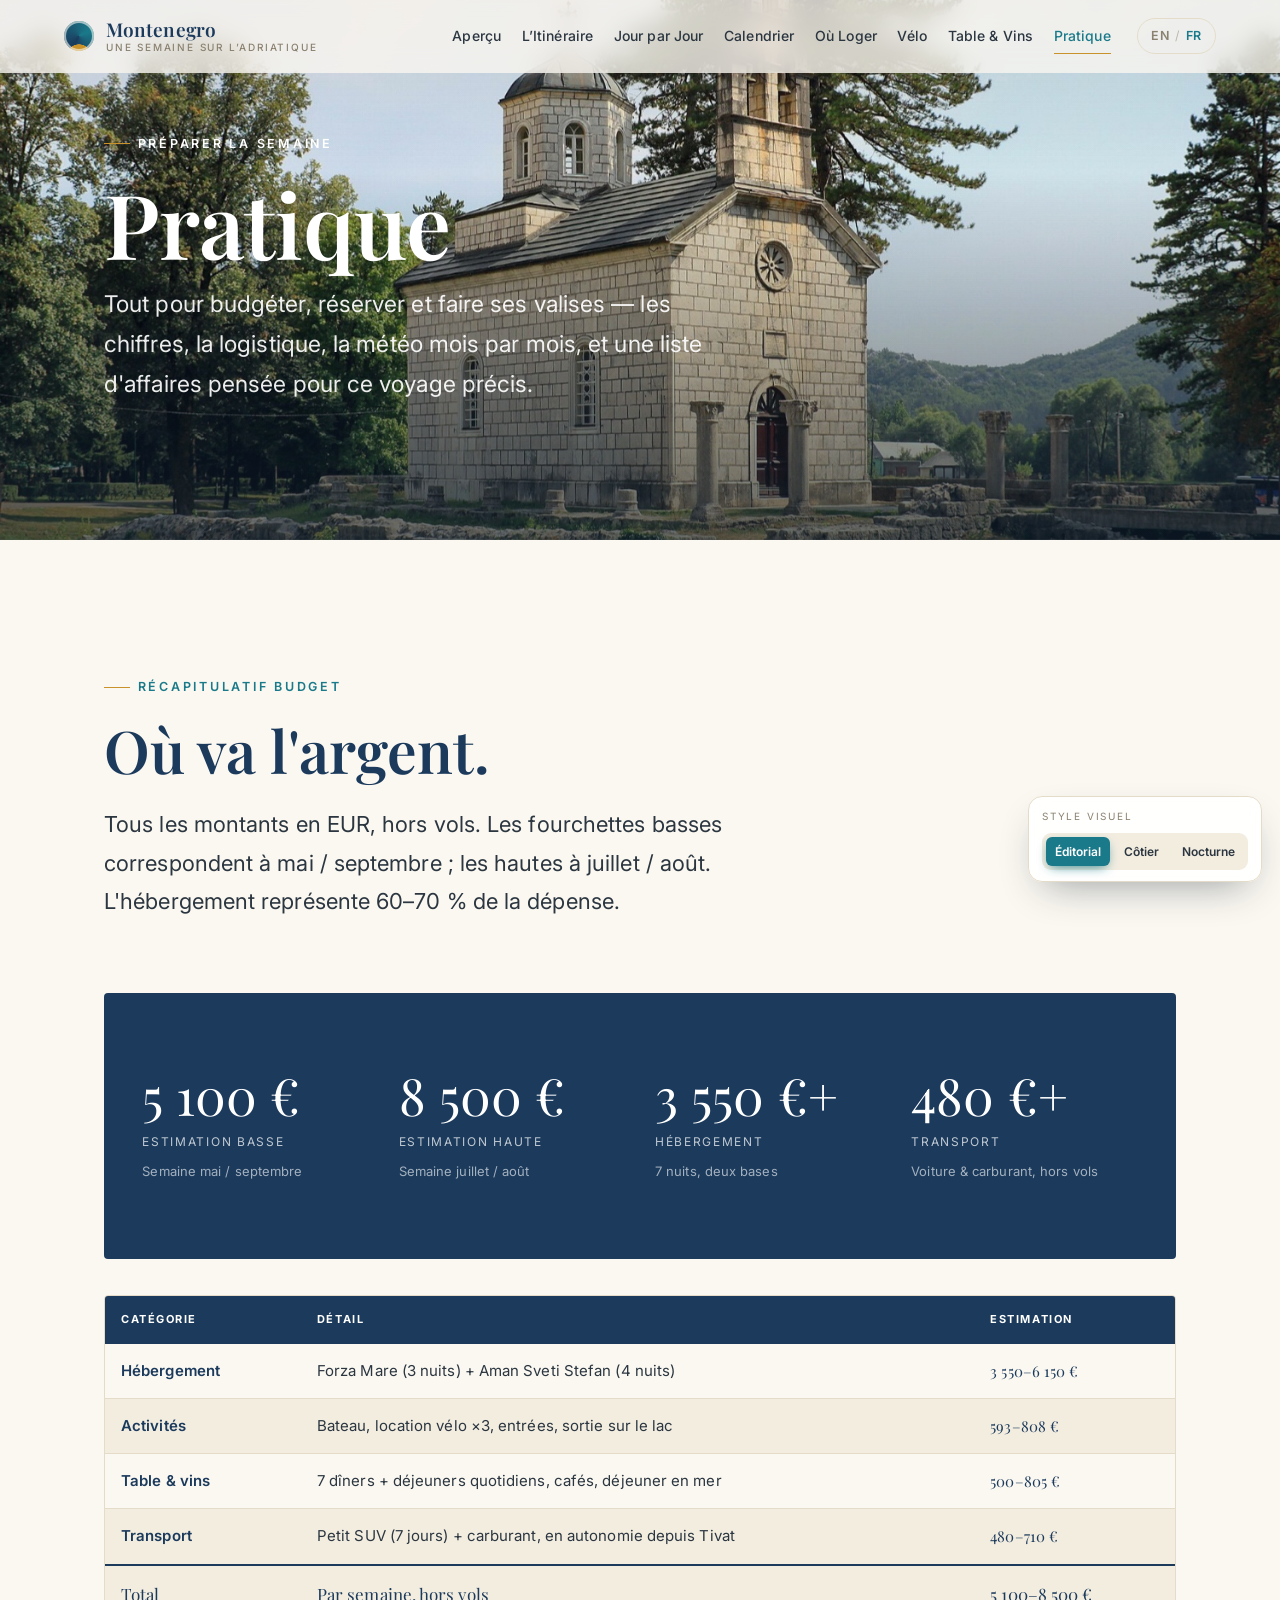
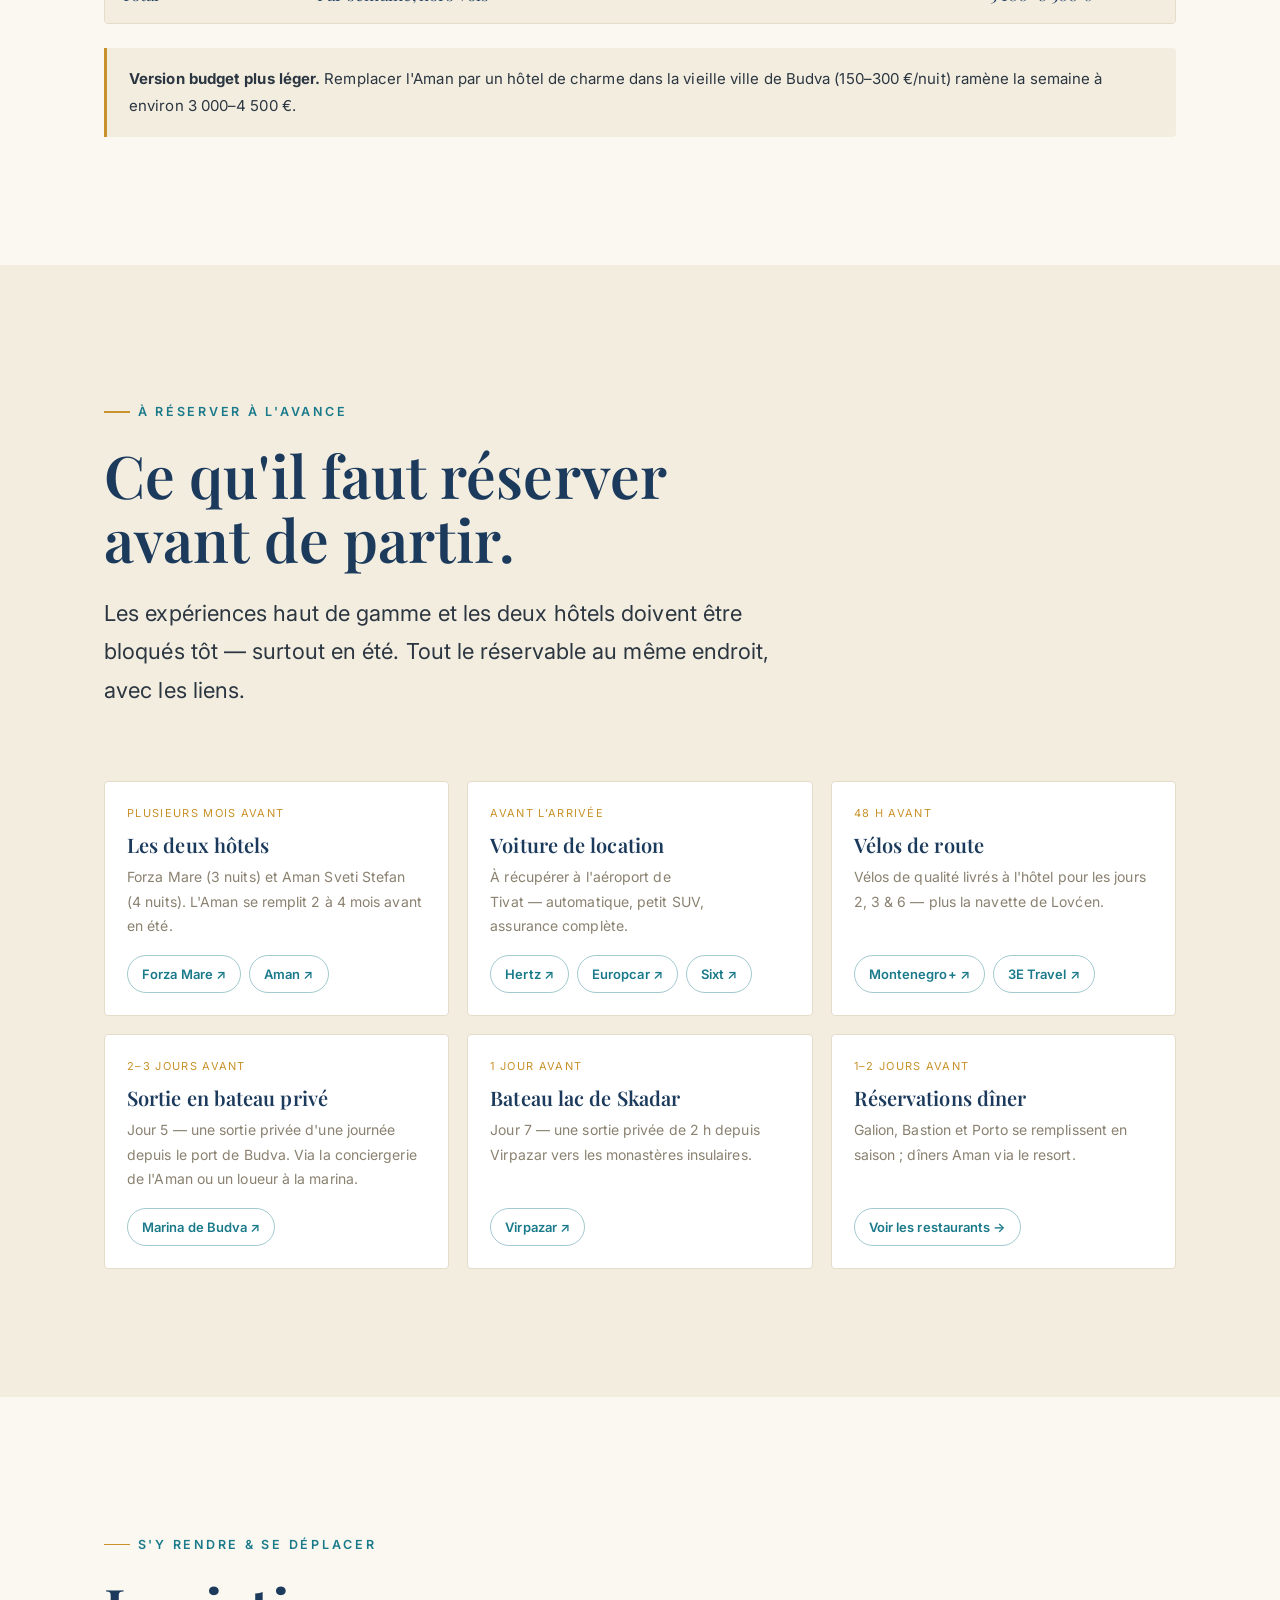
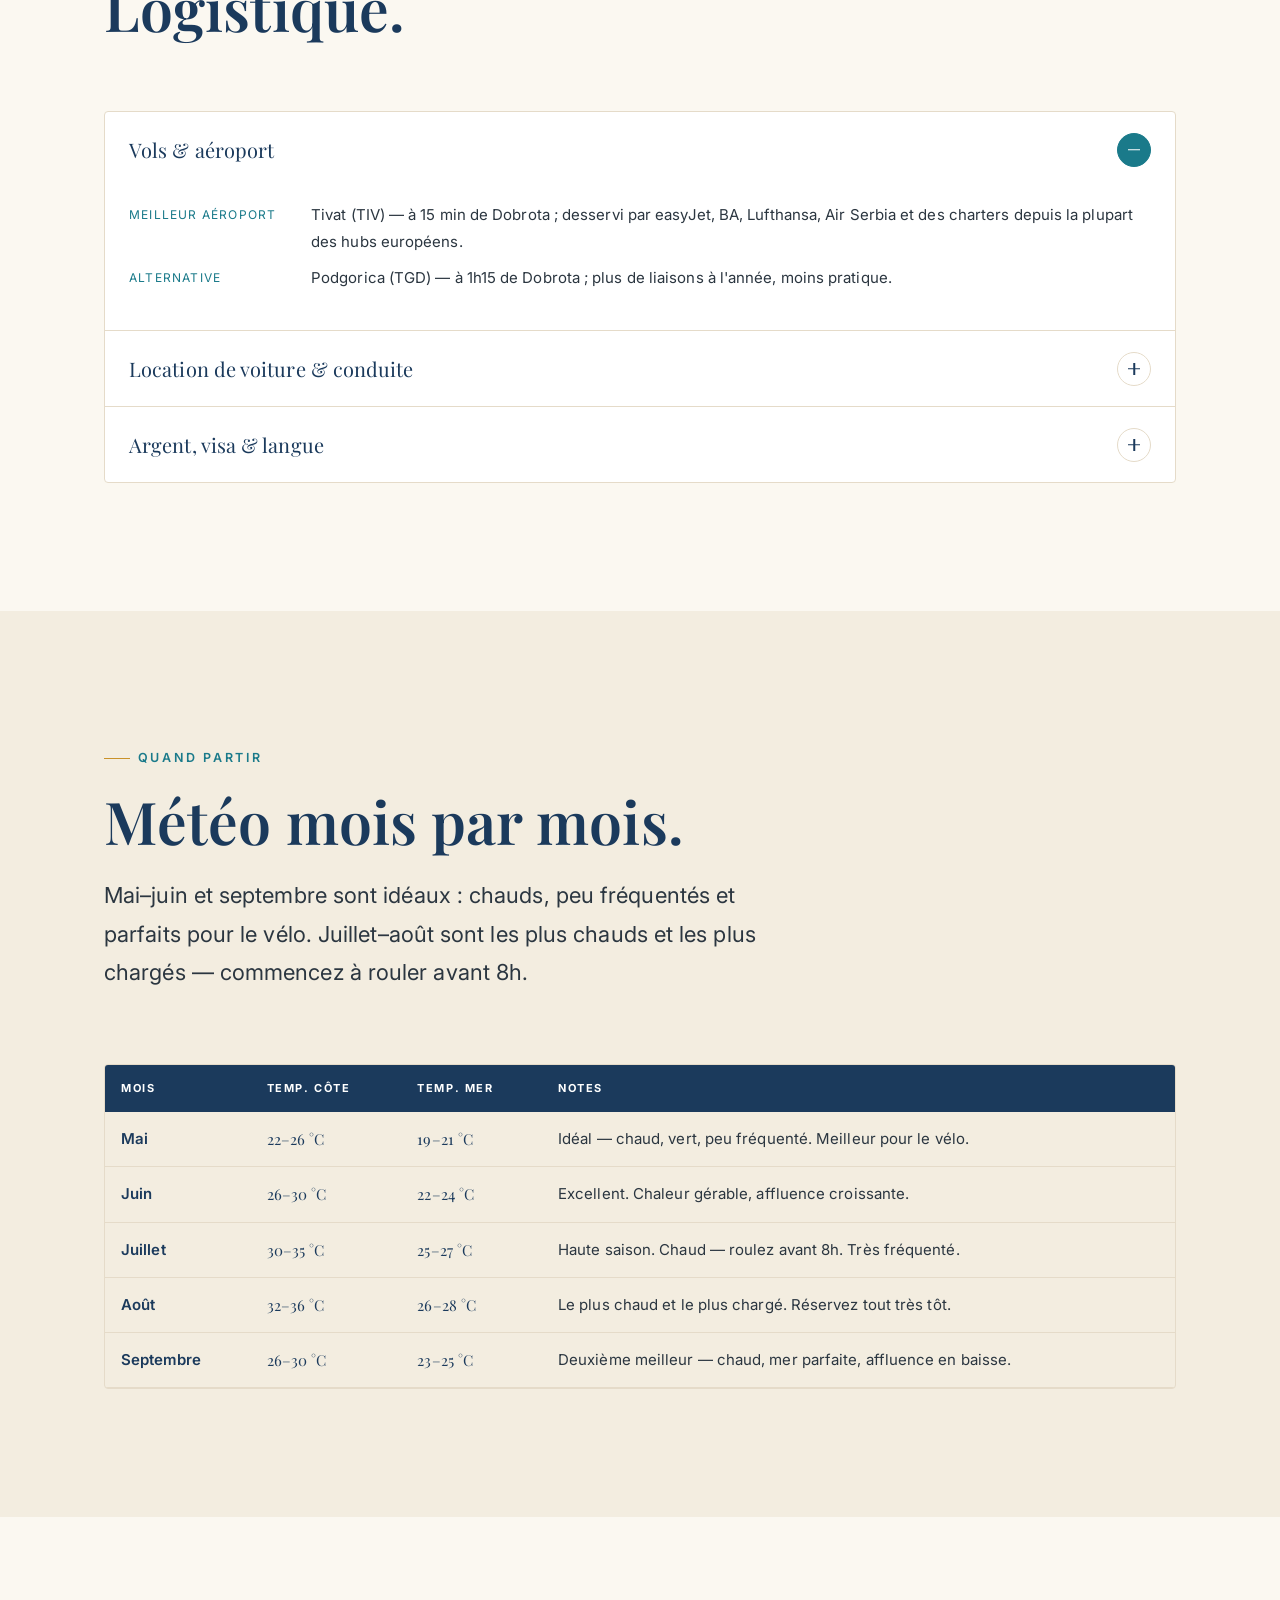
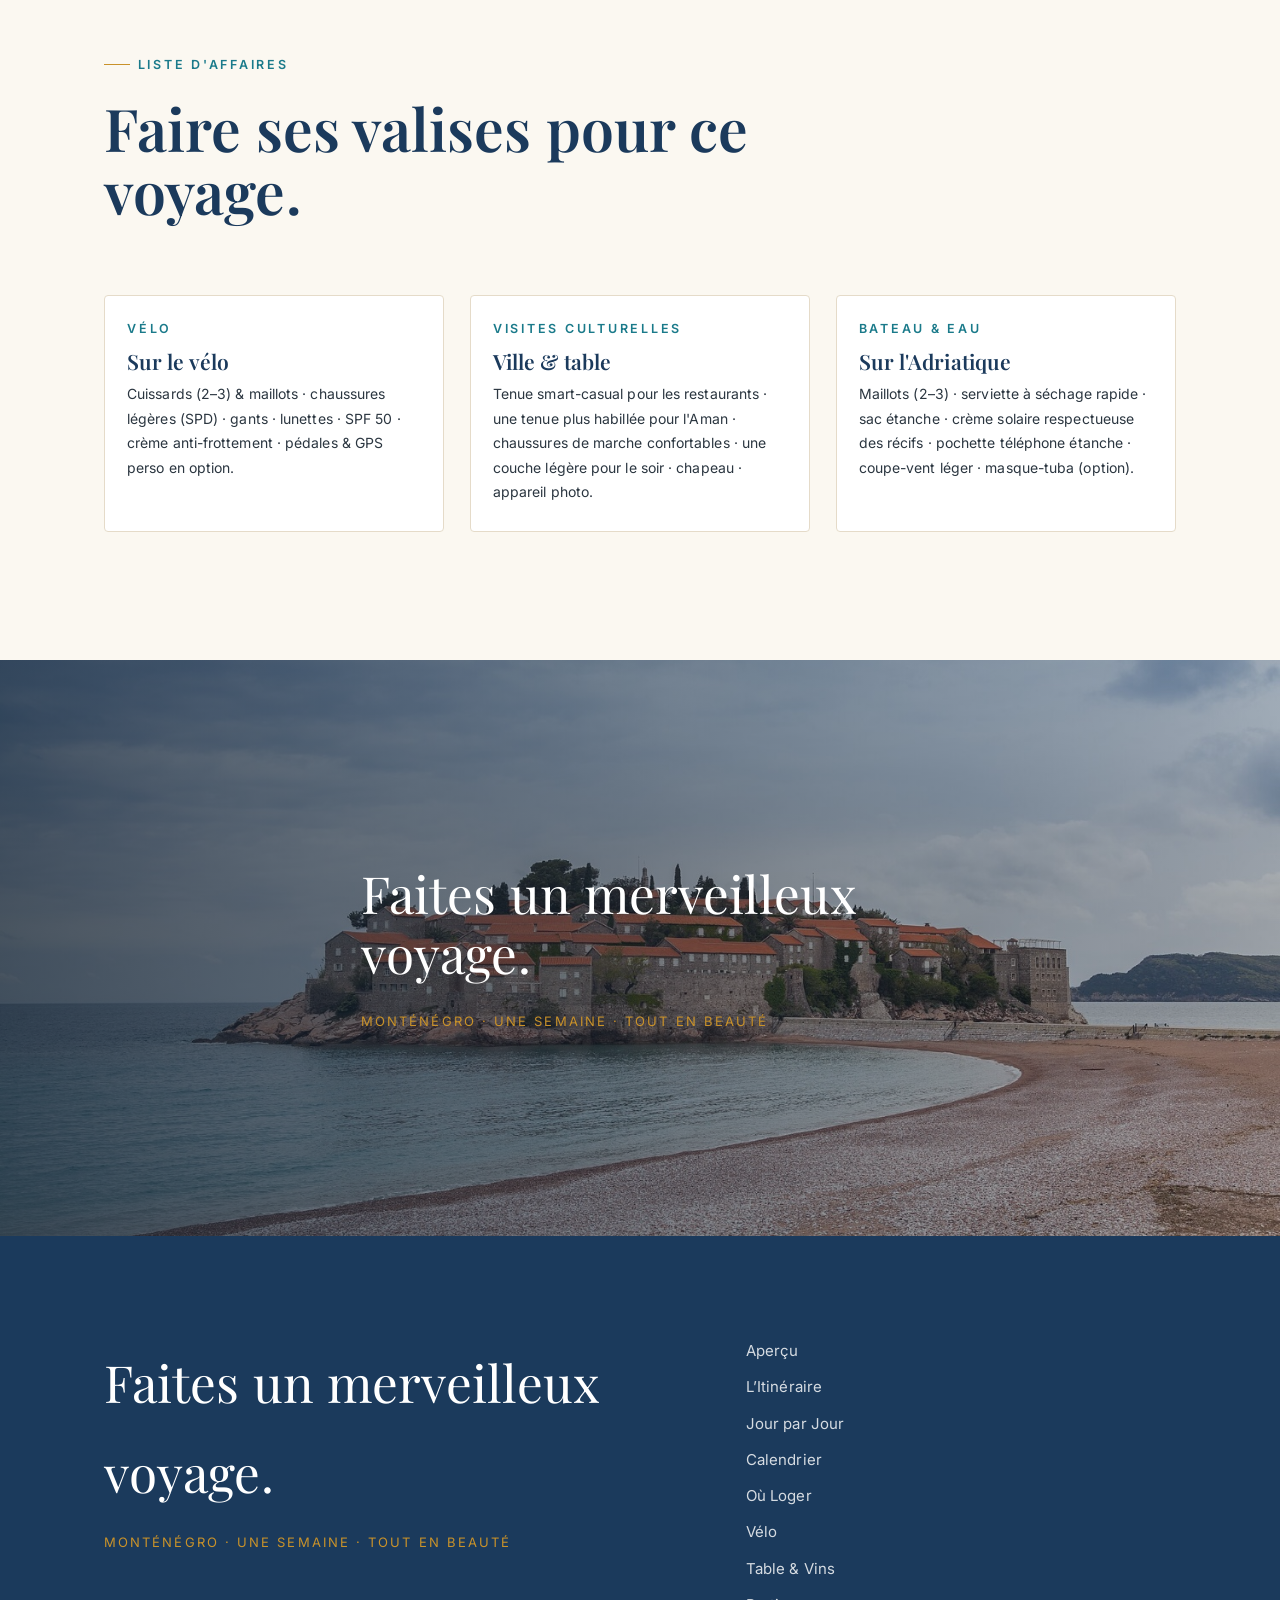
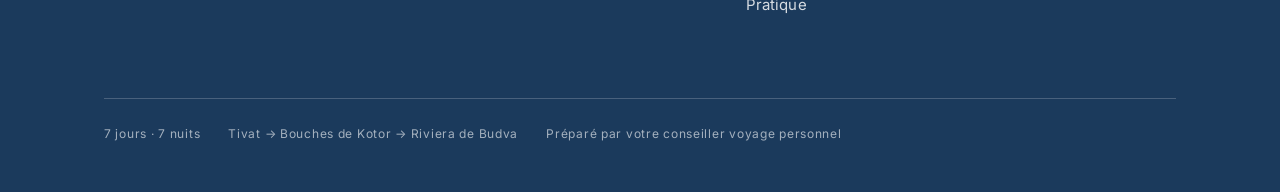
<file: practical.html>
<!DOCTYPE html>
<html lang="fr" data-treatment="editorial">
<head>
<meta charset="UTF-8">
<meta name="viewport" content="width=device-width, initial-scale=1">
<title>Pratique · Monténégro</title>
<link rel="preconnect" href="https://fonts.googleapis.com">
<link rel="preconnect" href="https://fonts.gstatic.com" crossorigin>
<link href="https://fonts.googleapis.com/css2?family=Playfair+Display:ital,wght@0,400;0,500;0,600;0,700;1,400&family=Inter:wght@400;500;600&family=Space+Grotesk:wght@400;500;600;700&display=swap" rel="stylesheet">
<link rel="stylesheet" href="../assets/site.css">
</head>
<body data-page="practical">

  <section class="hero" style="min-height:60svh;" data-screen-label="Practical hero">
    <div class="hero-bg" data-bg="cetinje"></div>
    <div class="hero-inner">
      <span class="label">Préparer la Semaine</span>
      <h1 style="font-size:clamp(40px,7vw,92px);">Pratique</h1>
      <p class="hero-tag">Tout pour budgéter, réserver et faire ses valises — les chiffres, la logistique, la météo mois par mois, et une liste d'affaires pensée pour ce voyage précis.</p>
    </div>
  </section>

  <!-- BUDGET -->
  <section class="section">
    <div class="wrap">
      <div class="sec-head reveal">
        <span class="label">Récapitulatif Budget</span>
        <h2>Où va l'argent.</h2>
        <p class="lead">Tous les montants en EUR, hors vols. Les fourchettes basses correspondent à mai / septembre ; les hautes à juillet / août. L'hébergement représente 60–70 % de la dépense.</p>
      </div>

      <div class="band" style="border-radius:var(--radius); overflow:hidden; margin-bottom:36px;">
        <div class="wrap" style="padding-left:clamp(24px,3vw,44px); padding-right:clamp(24px,3vw,44px);">
          <div class="reveal"><div class="bn">5 100 €</div><div class="bk">Estimation basse</div><div class="bd">Semaine mai / septembre</div></div>
          <div class="reveal" data-delay="90"><div class="bn">8 500 €</div><div class="bk">Estimation haute</div><div class="bd">Semaine juillet / août</div></div>
          <div class="reveal" data-delay="180"><div class="bn">3 550 €+</div><div class="bk">Hébergement</div><div class="bd">7 nuits, deux bases</div></div>
          <div class="reveal" data-delay="270"><div class="bn">480 €+</div><div class="bk">Transport</div><div class="bd">Voiture &amp; carburant, hors vols</div></div>
        </div>
      </div>

      <div class="table-wrap reveal">
        <table class="dtable">
          <thead><tr><th>Catégorie</th><th>Détail</th><th>Estimation</th></tr></thead>
          <tbody>
            <tr><td class="rname">Hébergement</td><td>Forza Mare (3 nuits) + Aman Sveti Stefan (4 nuits)</td><td class="num">3 550–6 150 €</td></tr>
            <tr><td class="rname">Activités</td><td>Bateau, location vélo ×3, entrées, sortie sur le lac</td><td class="num">593–808 €</td></tr>
            <tr><td class="rname">Table &amp; vins</td><td>7 dîners + déjeuners quotidiens, cafés, déjeuner en mer</td><td class="num">500–805 €</td></tr>
            <tr><td class="rname">Transport</td><td>Petit SUV (7 jours) + carburant, en autonomie depuis Tivat</td><td class="num">480–710 €</td></tr>
          </tbody>
          <tfoot><tr><td>Total</td><td>Par semaine, hors vols</td><td class="num">5 100–8 500 €</td></tr></tfoot>
        </table>
      </div>
      <div class="note reveal" style="margin-top:24px; max-width:none;"><strong>Version budget plus léger.</strong> Remplacer l'Aman par un hôtel de charme dans la vieille ville de Budva (150–300 €/nuit) ramène la semaine à environ 3 000–4 500 €.</div>
    </div>
  </section>

  <!-- BOOK IN ADVANCE -->
  <section class="section alt">
    <div class="wrap">
      <div class="sec-head reveal">
        <span class="label">À Réserver à l'Avance</span>
        <h2>Ce qu'il faut réserver avant de partir.</h2>
        <p class="lead">Les expériences haut de gamme et les deux hôtels doivent être bloqués tôt — surtout en été. Tout le réservable au même endroit, avec les liens.</p>
      </div>
      <div class="book-grid">
        <div class="book reveal"><div class="bk-when">Plusieurs mois avant</div><h3>Les deux hôtels</h3><p>Forza Mare (3 nuits) et Aman Sveti Stefan (4 nuits). L'Aman se remplit 2 à 4 mois avant en été.</p><div class="bk-links"><a class="bk-btn" href="https://forzahotels.com" target="_blank" rel="noopener">Forza Mare ↗</a><a class="bk-btn" href="https://www.aman.com/resorts/aman-sveti-stefan" target="_blank" rel="noopener">Aman ↗</a></div></div>
        <div class="book reveal" data-delay="80"><div class="bk-when">Avant l'arrivée</div><h3>Voiture de location</h3><p>À récupérer à l'aéroport de Tivat — automatique, petit SUV, assurance complète.</p><div class="bk-links"><a class="bk-btn" href="https://www.hertz.com" target="_blank" rel="noopener">Hertz ↗</a><a class="bk-btn" href="https://www.europcar.com" target="_blank" rel="noopener">Europcar ↗</a><a class="bk-btn" href="https://www.sixt.com" target="_blank" rel="noopener">Sixt ↗</a></div></div>
        <div class="book reveal" data-delay="160"><div class="bk-when">48 h avant</div><h3>Vélos de route</h3><p>Vélos de qualité livrés à l'hôtel pour les jours 2, 3 &amp; 6 — plus la navette de Lovćen.</p><div class="bk-links"><a class="bk-btn" href="https://www.montenegroplus.me/bike-rental" target="_blank" rel="noopener">Montenegro+ ↗</a><a class="bk-btn" href="https://www.3etravel.me" target="_blank" rel="noopener">3E Travel ↗</a></div></div>
        <div class="book reveal" data-delay="240"><div class="bk-when">2–3 jours avant</div><h3>Sortie en bateau privé</h3><p>Jour 5 — une sortie privée d'une journée depuis le port de Budva. Via la conciergerie de l'Aman ou un loueur à la marina.</p><div class="bk-links"><a class="bk-btn" href="https://www.google.com/maps/search/?api=1&query=Budva%20Marina%20boat%20charter" target="_blank" rel="noopener">Marina de Budva ↗</a></div></div>
        <div class="book reveal" data-delay="320"><div class="bk-when">1 jour avant</div><h3>Bateau lac de Skadar</h3><p>Jour 7 — une sortie privée de 2 h depuis Virpazar vers les monastères insulaires.</p><div class="bk-links"><a class="bk-btn" href="https://www.google.com/maps/search/?api=1&query=Virpazar%20Lake%20Skadar%20boat%20tour" target="_blank" rel="noopener">Virpazar ↗</a></div></div>
        <div class="book reveal" data-delay="400"><div class="bk-when">1–2 jours avant</div><h3>Réservations dîner</h3><p>Galion, Bastion et Porto se remplissent en saison ; dîners Aman via le resort.</p><div class="bk-links"><a class="bk-btn" href="food.html">Voir les restaurants →</a></div></div>
      </div>
    </div>
  </section>

  <!-- LOGISTICS -->
  <section class="section">
    <div class="wrap">
      <div class="sec-head reveal">
        <span class="label">S'y Rendre &amp; Se Déplacer</span>
        <h2>Logistique.</h2>
      </div>
      <div class="acc reveal">
        <details open><summary>Vols &amp; aéroport <span class="plus"></span></summary><div class="acc-body"><dl class="kv">
          <dt>Meilleur aéroport</dt><dd>Tivat (TIV) — à 15 min de Dobrota ; desservi par easyJet, BA, Lufthansa, Air Serbia et des charters depuis la plupart des hubs européens.</dd>
          <dt>Alternative</dt><dd>Podgorica (TGD) — à 1h15 de Dobrota ; plus de liaisons à l'année, moins pratique.</dd>
        </dl></div></details>
        <details><summary>Location de voiture &amp; conduite <span class="plus"></span></summary><div class="acc-body"><dl class="kv">
          <dt>Réservation</dt><dd>Réservez à Tivat à l'avance — <a class="lk" href="https://www.hertz.com" target="_blank" rel="noopener">Hertz ↗</a>, <a class="lk" href="https://www.europcar.com" target="_blank" rel="noopener">Europcar ↗</a> ou <a class="lk" href="https://www.sixt.com" target="_blank" rel="noopener">Sixt ↗</a>. Demandez une automatique et un petit SUV ; prenez l'assurance complète. (<a class="lk" href="https://www.google.com/maps/search/?api=1&query=car%20rental%20Tivat%20Airport" target="_blank" rel="noopener">comptoirs à Tivat ↗</a>)</dd>
          <dt>Conduite</dt><dd>Circulation à droite, bonnes routes mais étroites en montagne. Permis UE/français acceptés ; pas de permis international requis.</dd>
        </dl></div></details>
        <details><summary>Argent, visa &amp; langue <span class="plus"></span></summary><div class="acc-body"><dl class="kv">
          <dt>Monnaie</dt><dd>Euro (EUR). Cartes largement acceptées ; prévoyez du liquide pour les barques, les marchés et les petites konobas.</dd>
          <dt>Visa</dt><dd>UE / Royaume-Uni / États-Unis / Canada : sans visa, séjour de 90 jours.</dd>
          <dt>Langue</dt><dd>Monténégrin ; anglais courant dans les zones touristiques, italien utile sur la côte.</dd>
          <dt>Urgences</dt><dd>112 général · 122 police · 124 ambulance</dd>
        </dl></div></details>
      </div>
    </div>
  </section>

  <!-- WEATHER -->
  <section class="section alt">
    <div class="wrap">
      <div class="sec-head reveal">
        <span class="label">Quand Partir</span>
        <h2>Météo mois par mois.</h2>
        <p class="lead">Mai–juin et septembre sont idéaux : chauds, peu fréquentés et parfaits pour le vélo. Juillet–août sont les plus chauds et les plus chargés — commencez à rouler avant 8h.</p>
      </div>
      <div class="table-wrap reveal">
        <table class="dtable">
          <thead><tr><th>Mois</th><th>Temp. côte</th><th>Temp. mer</th><th>Notes</th></tr></thead>
          <tbody>
            <tr><td class="rname">Mai</td><td class="num">22–26 °C</td><td class="num">19–21 °C</td><td>Idéal — chaud, vert, peu fréquenté. Meilleur pour le vélo.</td></tr>
            <tr><td class="rname">Juin</td><td class="num">26–30 °C</td><td class="num">22–24 °C</td><td>Excellent. Chaleur gérable, affluence croissante.</td></tr>
            <tr><td class="rname">Juillet</td><td class="num">30–35 °C</td><td class="num">25–27 °C</td><td>Haute saison. Chaud — roulez avant 8h. Très fréquenté.</td></tr>
            <tr><td class="rname">Août</td><td class="num">32–36 °C</td><td class="num">26–28 °C</td><td>Le plus chaud et le plus chargé. Réservez tout très tôt.</td></tr>
            <tr><td class="rname">Septembre</td><td class="num">26–30 °C</td><td class="num">23–25 °C</td><td>Deuxième meilleur — chaud, mer parfaite, affluence en baisse.</td></tr>
          </tbody>
        </table>
      </div>
    </div>
  </section>

  <!-- PACKING -->
  <section class="section">
    <div class="wrap">
      <div class="sec-head reveal">
        <span class="label">Liste d'Affaires</span>
        <h2>Faire ses valises pour ce voyage.</h2>
      </div>
      <div class="cards">
        <div class="card reveal"><div class="card-body"><span class="label no-rule">Vélo</span><h3>Sur le vélo</h3><p style="color:var(--ink)">Cuissards (2–3) &amp; maillots · chaussures légères (SPD) · gants · lunettes · SPF 50 · crème anti-frottement · pédales &amp; GPS perso en option.</p></div></div>
        <div class="card reveal" data-delay="100"><div class="card-body"><span class="label no-rule">Visites culturelles</span><h3>Ville &amp; table</h3><p style="color:var(--ink)">Tenue smart-casual pour les restaurants · une tenue plus habillée pour l'Aman · chaussures de marche confortables · une couche légère pour le soir · chapeau · appareil photo.</p></div></div>
        <div class="card reveal" data-delay="200"><div class="card-body"><span class="label no-rule">Bateau &amp; eau</span><h3>Sur l'Adriatique</h3><p style="color:var(--ink)">Maillots (2–3) · serviette à séchage rapide · sac étanche · crème solaire respectueuse des récifs · pochette téléphone étanche · coupe-vent léger · masque-tuba (option).</p></div></div>
      </div>
    </div>
  </section>

  <!-- CLOSING -->
  <section class="bleed" data-screen-label="Closing">
    <div class="bleed-bg" data-bg="svetiPano"></div>
    <div class="bleed-inner reveal fade">
      <blockquote>Faites un merveilleux voyage.</blockquote>
      <cite>Monténégro · Une semaine · Tout en beauté</cite>
    </div>
  </section>

  <script src="../assets/site.js"></script>
</body>
</html>
</file>
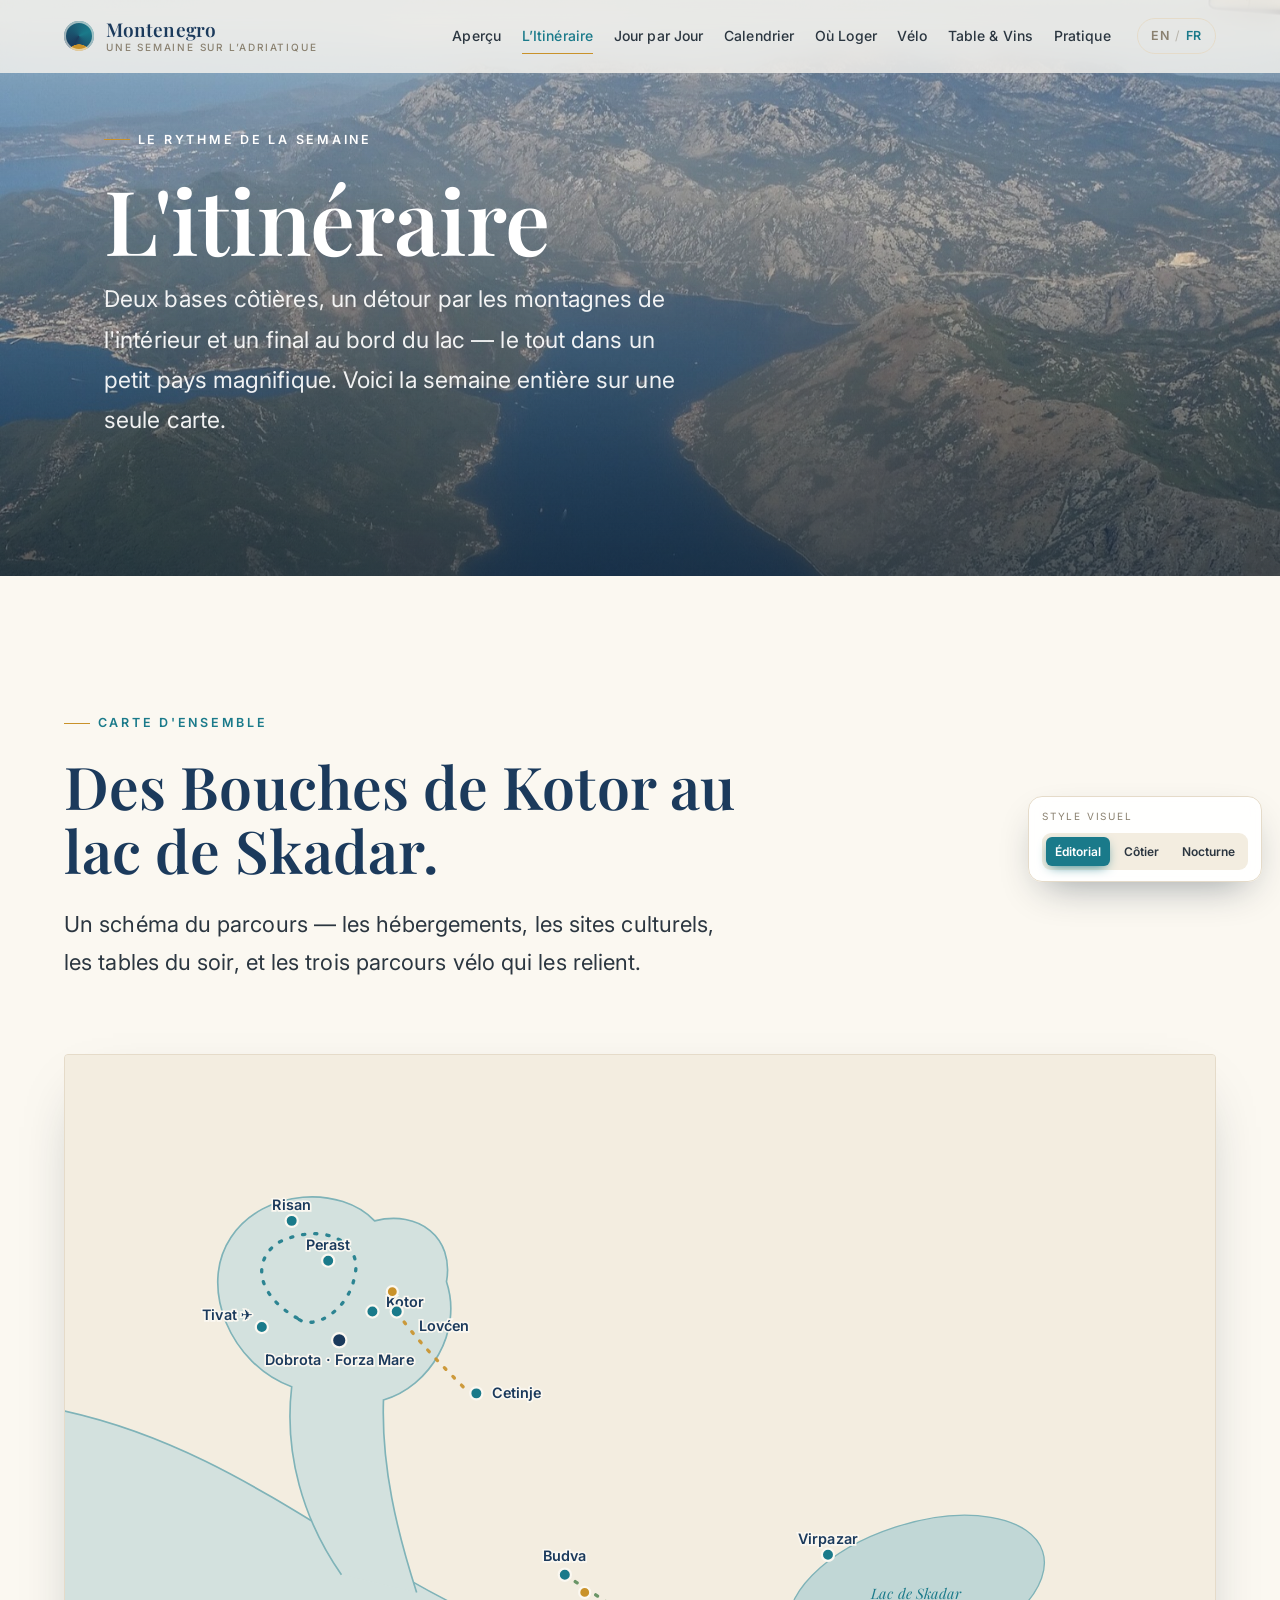
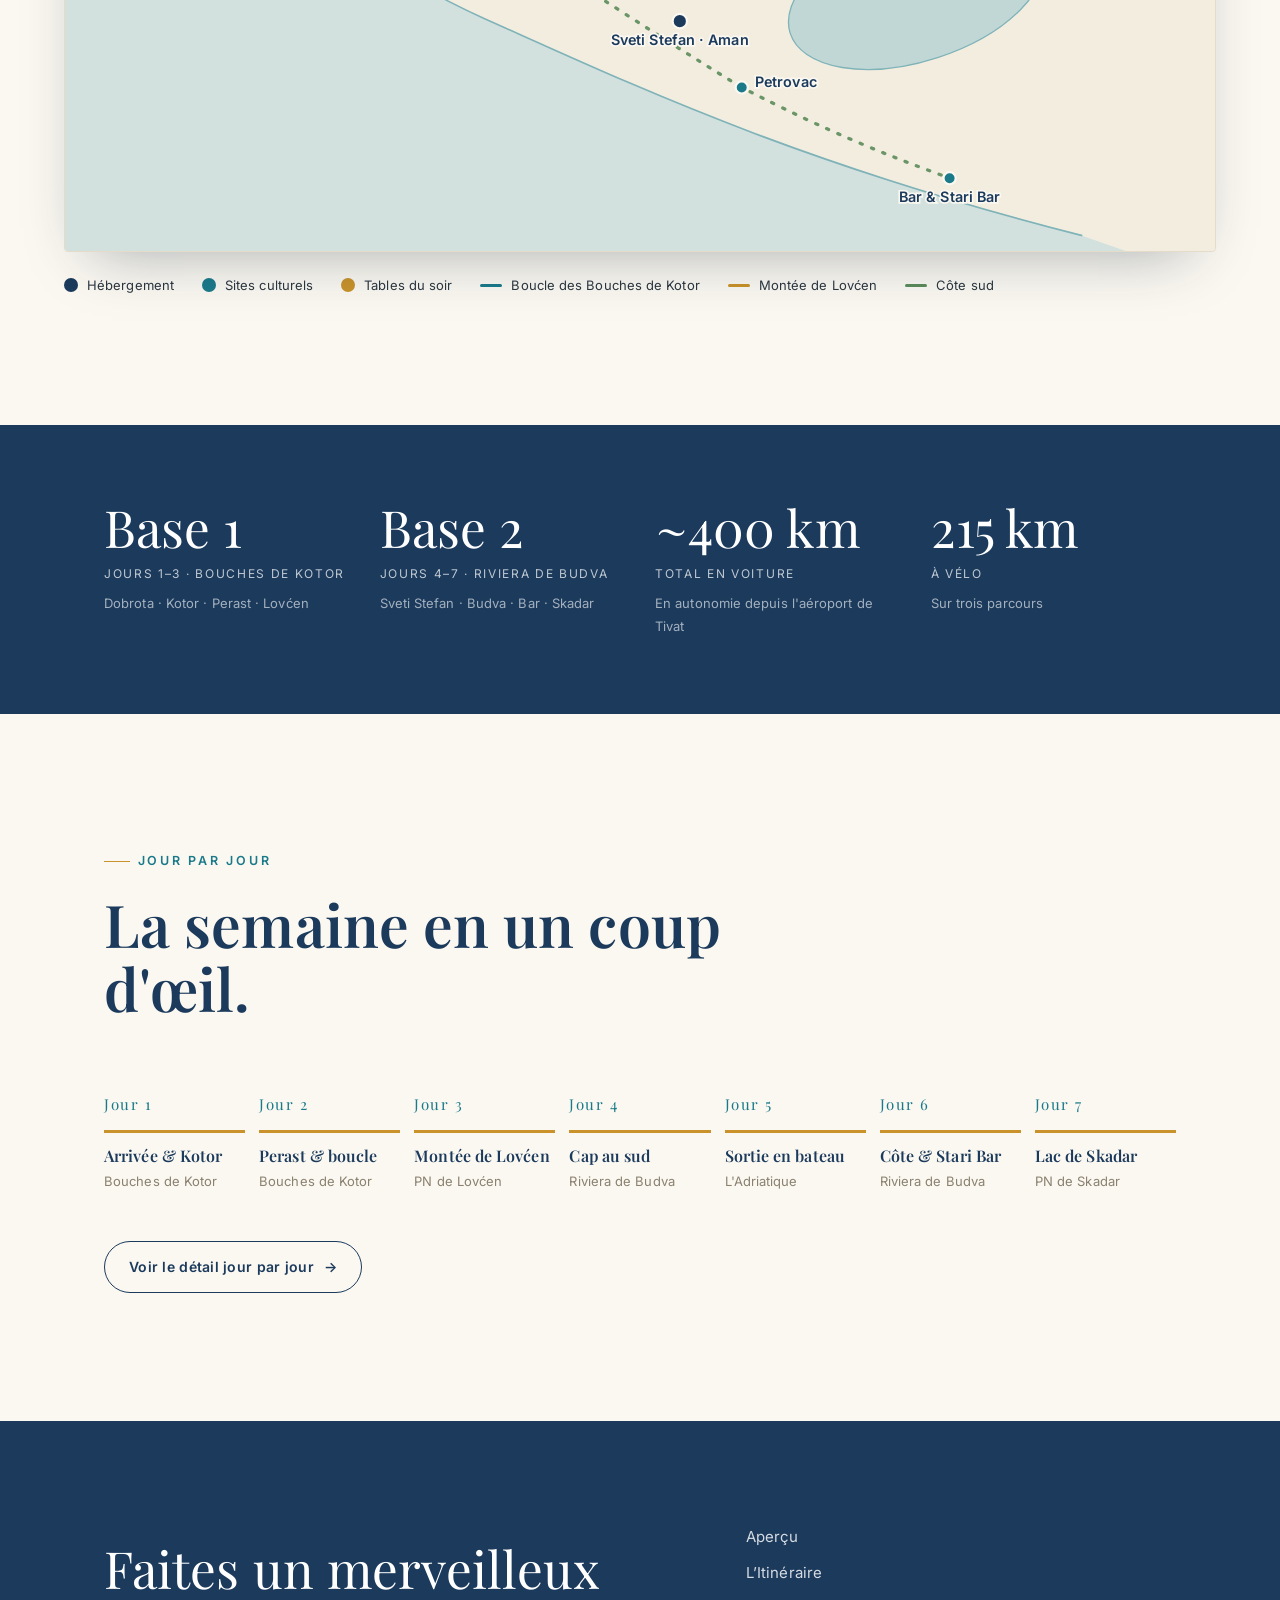
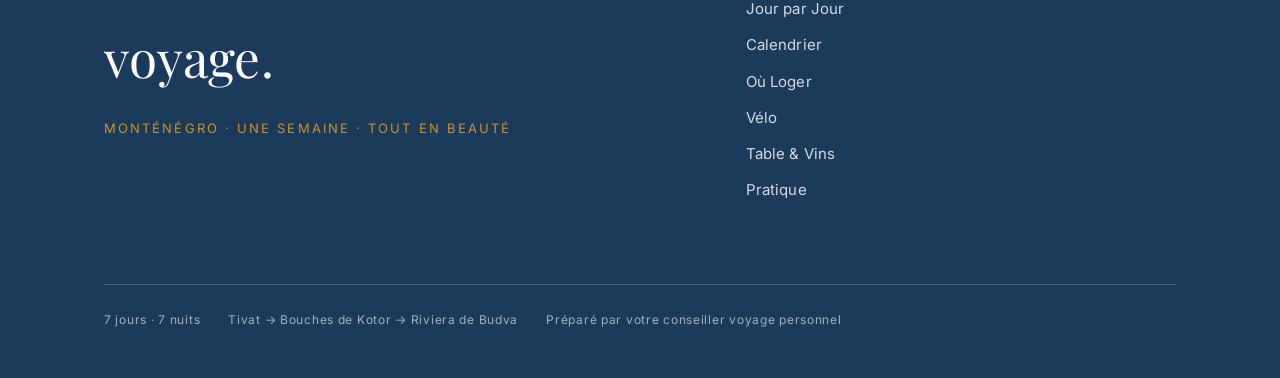
<file: route.html>
<!DOCTYPE html>
<html lang="fr" data-treatment="editorial">
<head>
<meta charset="UTF-8">
<meta name="viewport" content="width=device-width, initial-scale=1">
<title>L'Itinéraire · Monténégro</title>
<link rel="preconnect" href="https://fonts.googleapis.com">
<link rel="preconnect" href="https://fonts.gstatic.com" crossorigin>
<link href="https://fonts.googleapis.com/css2?family=Playfair+Display:ital,wght@0,400;0,500;0,600;0,700;1,400&family=Inter:wght@400;500;600&family=Space+Grotesk:wght@400;500;600;700&display=swap" rel="stylesheet">
<link rel="stylesheet" href="../assets/site.css">
</head>
<body data-page="route">

  <section class="hero" style="min-height:64svh;" data-screen-label="Route hero">
    <div class="hero-bg" data-bg="kotorAerial5"></div>
    <div class="hero-inner">
      <span class="label">Le Rythme de la Semaine</span>
      <h1 style="font-size:clamp(40px,7vw,92px);">L'itinéraire</h1>
      <p class="hero-tag">Deux bases côtières, un détour par les montagnes de l'intérieur et un final au bord du lac — le tout dans un petit pays magnifique. Voici la semaine entière sur une seule carte.</p>
    </div>
  </section>

  <section class="section">
    <div class="wrap-wide">
      <div class="sec-head reveal">
        <span class="label">Carte d'ensemble</span>
        <h2>Des Bouches de Kotor au lac de Skadar.</h2>
        <p class="lead">Un schéma du parcours — les hébergements, les sites culturels, les tables du soir, et les trois parcours vélo qui les relient.</p>
      </div>

      <div class="mapwrap reveal">
        <svg viewBox="0 0 1040 720" role="img" aria-label="Carte stylisée de la côte monténégrine">
          <rect x="0" y="0" width="1040" height="720" class="map-land"/>
          <path class="map-water" d="M -10,320 C 150,352 250,452 380,510 S 660,640 920,706 L 1050,752 L -10,752 Z"/>
          <path class="map-coast" d="M -10,320 C 150,352 250,452 380,510 S 660,640 920,706"/>
          <path class="map-water" d="M 250,470 C 215,420 198,360 205,300 C 150,280 120,210 150,165 C 180,120 250,118 280,150 C 320,140 352,165 345,205 C 360,250 330,300 288,312 C 286,372 300,430 318,486 Z"/>
          <path class="map-coast" d="M 250,470 C 215,420 198,360 205,300 C 150,280 120,210 150,165 C 180,120 250,118 280,150 C 320,140 352,165 345,205 C 360,250 330,300 288,312 C 286,372 300,430 318,486"/>
          <ellipse class="map-lake" cx="770" cy="486" rx="120" ry="62" transform="rotate(-18 770 486)"/>
          <text x="770" y="492" text-anchor="middle" style="fill:var(--teal);font-size:13px;font-style:italic;font-family:var(--font-display)">Lac de Skadar</text>

          <path class="map-route r-bay" d="M 210,238 C 175,218 168,188 192,170 C 232,150 270,168 262,200 C 256,232 224,250 210,238 Z"/>
          <path class="map-route r-lov" d="M 360,300 C 330,270 312,250 300,232"/>
          <path class="map-route r-coast" d="M 452,470 C 510,508 560,540 612,572 C 690,612 740,632 800,654"/>

          <g class="pin stay"><circle cx="248" cy="258" r="6.5"/><text x="248" y="280" text-anchor="middle">Dobrota · Forza Mare</text></g>
          <g class="pin stay"><circle cx="556" cy="512" r="6.5"/><text x="556" y="534" text-anchor="middle">Sveti Stefan · Aman</text></g>

          <g class="pin culture"><circle cx="205" cy="150" r="5.5"/><text x="205" y="140" text-anchor="middle">Risan</text></g>
          <g class="pin culture"><circle cx="238" cy="186" r="5.5"/><text x="238" y="176" text-anchor="middle">Perast</text></g>
          <g class="pin culture"><circle cx="278" cy="232" r="5.5"/><text x="290" y="228" text-anchor="start">Kotor</text></g>
          <g class="pin culture"><circle cx="178" cy="246" r="5.5"/><text x="170" y="240" text-anchor="end">Tivat ✈</text></g>
          <g class="pin culture"><circle cx="300" cy="232" r="5.5"/><text x="320" y="250" text-anchor="start">Lovćen</text></g>
          <g class="pin culture"><circle cx="372" cy="306" r="5.5"/><text x="386" y="310" text-anchor="start">Cetinje</text></g>
          <g class="pin culture"><circle cx="452" cy="470" r="5.5"/><text x="452" y="458" text-anchor="middle">Budva</text></g>
          <g class="pin culture"><circle cx="612" cy="572" r="5.5"/><text x="624" y="572" text-anchor="start">Petrovac</text></g>
          <g class="pin culture"><circle cx="800" cy="654" r="5.5"/><text x="800" y="676" text-anchor="middle">Bar &amp; Stari Bar</text></g>
          <g class="pin culture"><circle cx="690" cy="452" r="5.5"/><text x="690" y="442" text-anchor="middle">Virpazar</text></g>

          <g class="pin food"><circle cx="296" cy="214" r="5"/></g>
          <g class="pin food"><circle cx="470" cy="486" r="5"/></g>
        </svg>
      </div>

      <div class="map-legend reveal">
        <span class="lg"><span class="sw" style="background:var(--navy)"></span> Hébergement</span>
        <span class="lg"><span class="sw" style="background:var(--teal)"></span> Sites culturels</span>
        <span class="lg"><span class="sw" style="background:var(--gold)"></span> Tables du soir</span>
        <span class="lg"><span class="sw line" style="background:var(--teal)"></span> Boucle des Bouches de Kotor</span>
        <span class="lg"><span class="sw line" style="background:var(--gold)"></span> Montée de Lovćen</span>
        <span class="lg"><span class="sw line" style="background:#5B8C5A"></span> Côte sud</span>
      </div>
    </div>
  </section>

  <!-- TWO BASES BAND -->
  <section class="band">
    <div class="wrap">
      <div class="reveal"><div class="bn">Base 1</div><div class="bk">Jours 1–3 · Bouches de Kotor</div><div class="bd">Dobrota · Kotor · Perast · Lovćen</div></div>
      <div class="reveal" data-delay="90"><div class="bn">Base 2</div><div class="bk">Jours 4–7 · Riviera de Budva</div><div class="bd">Sveti Stefan · Budva · Bar · Skadar</div></div>
      <div class="reveal" data-delay="180"><div class="bn">~400 km</div><div class="bk">Total en voiture</div><div class="bd">En autonomie depuis l'aéroport de Tivat</div></div>
      <div class="reveal" data-delay="270"><div class="bn">215 km</div><div class="bk">À vélo</div><div class="bd">Sur trois parcours</div></div>
    </div>
  </section>

  <!-- TIMELINE -->
  <section class="section">
    <div class="wrap">
      <div class="sec-head reveal">
        <span class="label">Jour par Jour</span>
        <h2>La semaine en un coup d'œil.</h2>
      </div>
      <div class="timeline">
        <div class="tl-day reveal"><div class="dnum">Jour 1</div><div class="bar"></div><h4>Arrivée &amp; Kotor</h4><p>Bouches de Kotor</p></div>
        <div class="tl-day reveal" data-delay="70"><div class="dnum">Jour 2</div><div class="bar"></div><h4>Perast &amp; boucle</h4><p>Bouches de Kotor</p></div>
        <div class="tl-day reveal" data-delay="140"><div class="dnum">Jour 3</div><div class="bar"></div><h4>Montée de Lovćen</h4><p>PN de Lovćen</p></div>
        <div class="tl-day reveal" data-delay="210"><div class="dnum">Jour 4</div><div class="bar"></div><h4>Cap au sud</h4><p>Riviera de Budva</p></div>
        <div class="tl-day reveal" data-delay="280"><div class="dnum">Jour 5</div><div class="bar"></div><h4>Sortie en bateau</h4><p>L'Adriatique</p></div>
        <div class="tl-day reveal" data-delay="350"><div class="dnum">Jour 6</div><div class="bar"></div><h4>Côte &amp; Stari Bar</h4><p>Riviera de Budva</p></div>
        <div class="tl-day reveal" data-delay="420"><div class="dnum">Jour 7</div><div class="bar"></div><h4>Lac de Skadar</h4><p>PN de Skadar</p></div>
      </div>
      <div class="reveal" style="margin-top:48px;">
        <a class="btn" href="days.html">Voir le détail jour par jour <span class="arr">→</span></a>
      </div>
    </div>
  </section>

  <script src="../assets/site.js"></script>
</body>
</html>
</file>
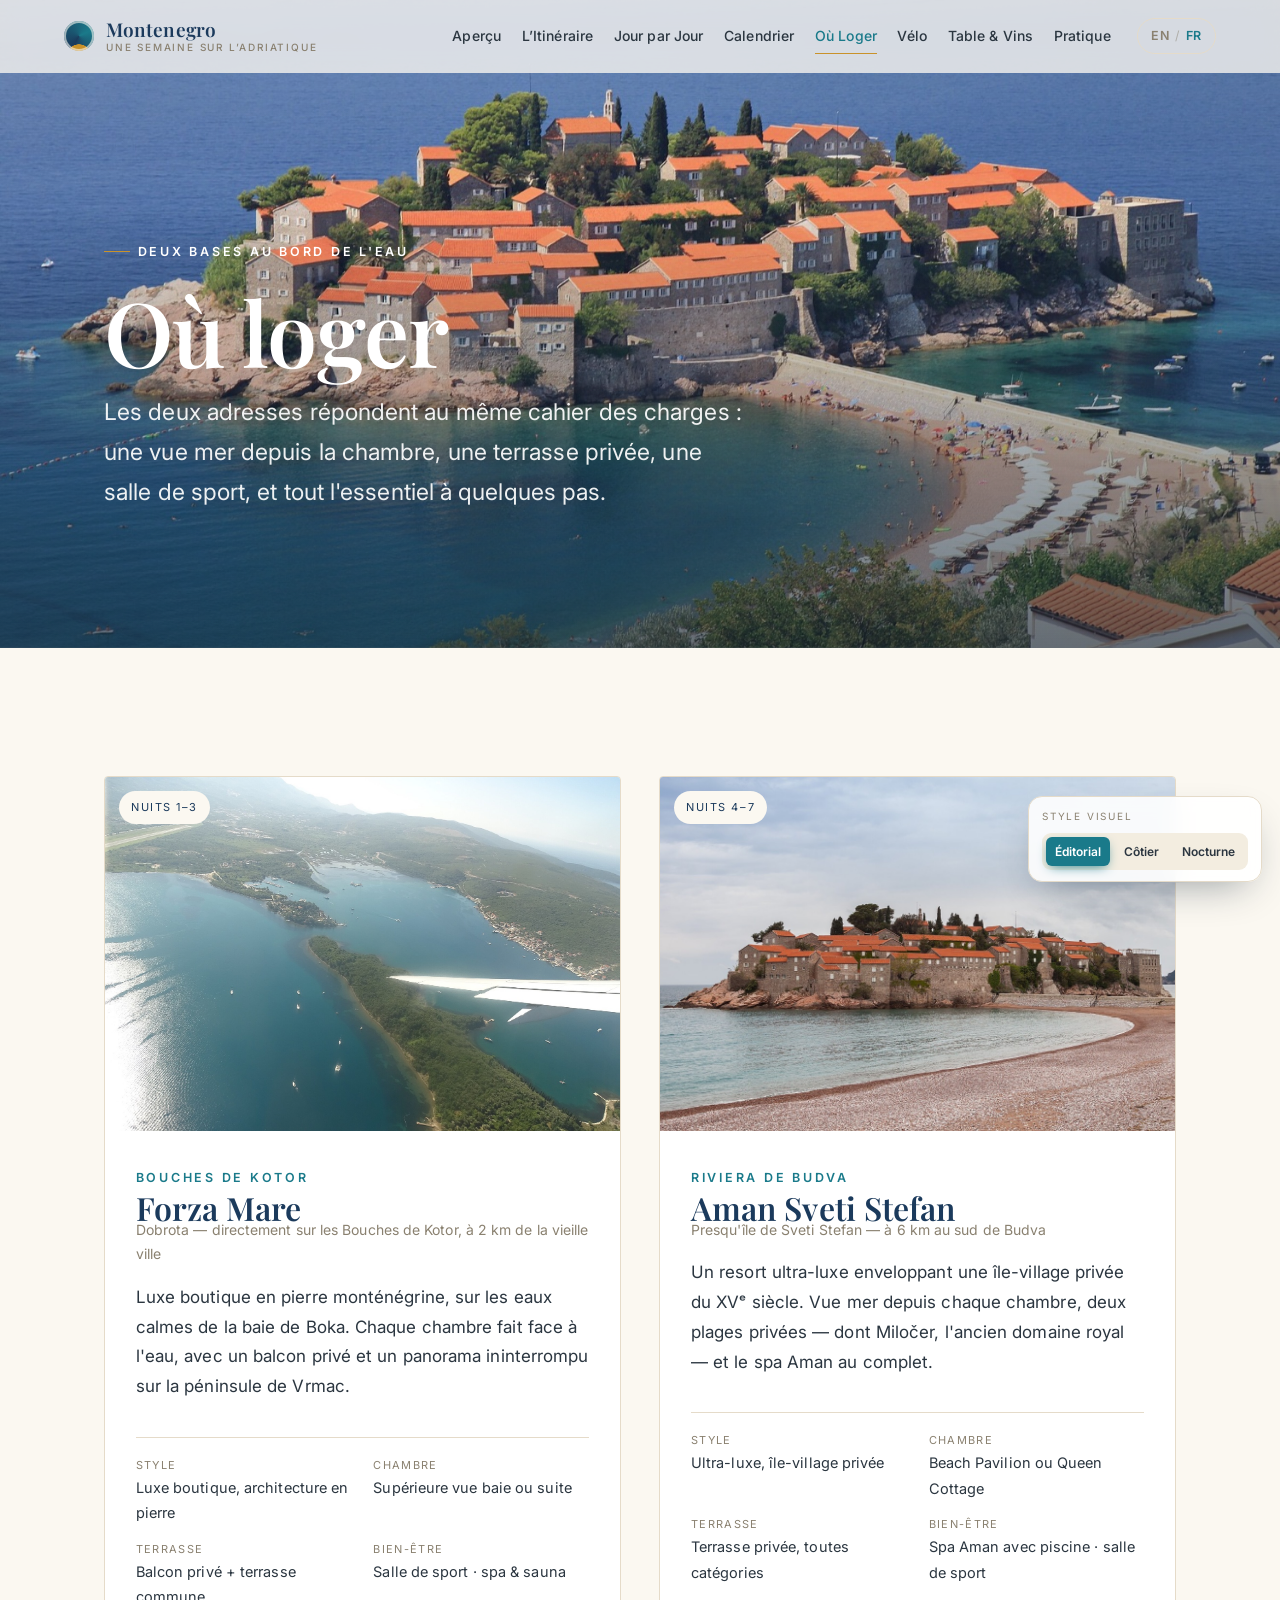
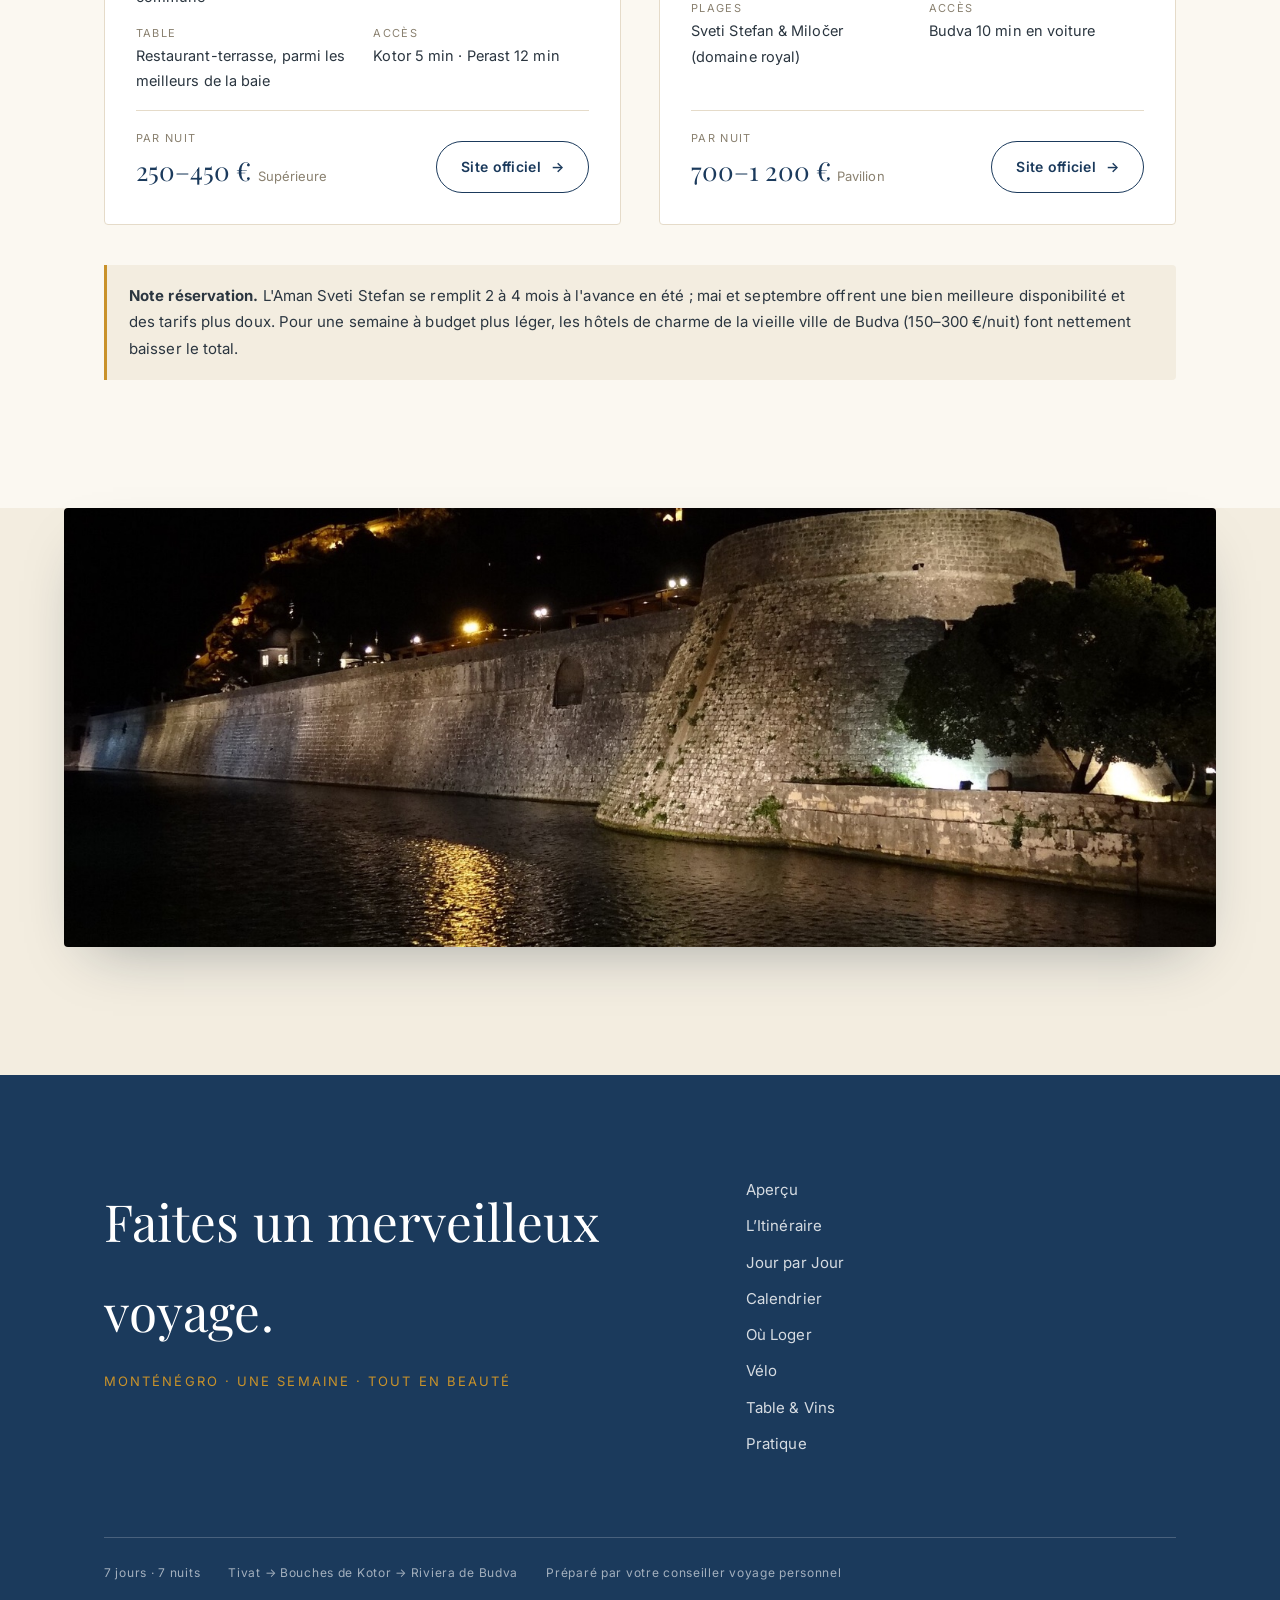
<file: stay.html>
<!DOCTYPE html>
<html lang="fr" data-treatment="editorial">
<head>
<meta charset="UTF-8">
<meta name="viewport" content="width=device-width, initial-scale=1">
<title>Où Loger · Monténégro</title>
<link rel="preconnect" href="https://fonts.googleapis.com">
<link rel="preconnect" href="https://fonts.gstatic.com" crossorigin>
<link href="https://fonts.googleapis.com/css2?family=Playfair+Display:ital,wght@0,400;0,500;0,600;0,700;1,400&family=Inter:wght@400;500;600&family=Space+Grotesk:wght@400;500;600;700&display=swap" rel="stylesheet">
<link rel="stylesheet" href="../assets/site.css">
</head>
<body data-page="stay">

  <section class="hero" style="min-height:72svh;" data-screen-label="Stay hero">
    <div class="hero-bg" data-bg="sveti"></div>
    <div class="hero-inner">
      <span class="label">Deux Bases au Bord de l'Eau</span>
      <h1 style="font-size:clamp(40px,7vw,92px);">Où loger</h1>
      <p class="hero-tag">Les deux adresses répondent au même cahier des charges : une vue mer depuis la chambre, une terrasse privée, une salle de sport, et tout l'essentiel à quelques pas.</p>
    </div>
  </section>

  <section class="section">
    <div class="wrap">
      <div class="stay-grid">

        <!-- FORZA MARE -->
        <article class="stay reveal">
          <div class="ph"><img data-img="kotorAerial3" alt="Bouches de Kotor à Dobrota"><span class="nights">Nuits 1–3</span></div>
          <div class="stay-body">
            <div><span class="label no-rule">Bouches de Kotor</span><h3>Forza Mare</h3><div class="where">Dobrota — directement sur les Bouches de Kotor, à 2 km de la vieille ville</div></div>
            <p>Luxe boutique en pierre monténégrine, sur les eaux calmes de la baie de Boka. Chaque chambre fait face à l'eau, avec un balcon privé et un panorama ininterrompu sur la péninsule de Vrmac.</p>
            <div class="feature-list">
              <div><div class="k">Style</div><div class="v">Luxe boutique, architecture en pierre</div></div>
              <div><div class="k">Chambre</div><div class="v">Supérieure vue baie ou suite</div></div>
              <div><div class="k">Terrasse</div><div class="v">Balcon privé + terrasse commune</div></div>
              <div><div class="k">Bien-être</div><div class="v">Salle de sport · spa &amp; sauna</div></div>
              <div><div class="k">Table</div><div class="v">Restaurant-terrasse, parmi les meilleurs de la baie</div></div>
              <div><div class="k">Accès</div><div class="v">Kotor 5 min · Perast 12 min</div></div>
            </div>
            <div class="stay-foot">
              <div class="price"><div class="k">Par nuit</div><div class="v">250–450 € <small>Supérieure</small></div></div>
              <a class="btn" href="https://forzahotels.com" target="_blank" rel="noopener">Site officiel <span class="arr">→</span></a>
            </div>
          </div>
        </article>

        <!-- AMAN -->
        <article class="stay reveal" data-delay="120">
          <div class="ph"><img data-img="svetiPano" alt="Île de Sveti Stefan"><span class="nights">Nuits 4–7</span></div>
          <div class="stay-body">
            <div><span class="label no-rule">Riviera de Budva</span><h3>Aman Sveti Stefan</h3><div class="where">Presqu'île de Sveti Stefan — à 6 km au sud de Budva</div></div>
            <p>Un resort ultra-luxe enveloppant une île-village privée du XVᵉ siècle. Vue mer depuis chaque chambre, deux plages privées — dont Miločer, l'ancien domaine royal — et le spa Aman au complet.</p>
            <div class="feature-list">
              <div><div class="k">Style</div><div class="v">Ultra-luxe, île-village privée</div></div>
              <div><div class="k">Chambre</div><div class="v">Beach Pavilion ou Queen Cottage</div></div>
              <div><div class="k">Terrasse</div><div class="v">Terrasse privée, toutes catégories</div></div>
              <div><div class="k">Bien-être</div><div class="v">Spa Aman avec piscine · salle de sport</div></div>
              <div><div class="k">Plages</div><div class="v">Sveti Stefan &amp; Miločer (domaine royal)</div></div>
              <div><div class="k">Accès</div><div class="v">Budva 10 min en voiture</div></div>
            </div>
            <div class="stay-foot">
              <div class="price"><div class="k">Par nuit</div><div class="v">700–1 200 € <small>Pavilion</small></div></div>
              <a class="btn" href="https://www.aman.com/resorts/aman-sveti-stefan" target="_blank" rel="noopener">Site officiel <span class="arr">→</span></a>
            </div>
          </div>
        </article>

      </div>

      <div class="note reveal" style="margin-top:40px; max-width:none;">
        <strong>Note réservation.</strong> L'Aman Sveti Stefan se remplit 2 à 4 mois à l'avance en été ; mai et septembre offrent une bien meilleure disponibilité et des tarifs plus doux. Pour une semaine à budget plus léger, les hôtels de charme de la vieille ville de Budva (150–300 €/nuit) font nettement baisser le total.
      </div>
    </div>
  </section>

  <!-- WIDE IMAGE -->
  <section class="section alt" style="padding-top:0;">
    <div class="wrap-wide">
      <img class="kicker-img reveal" data-img="kotorNight" alt="Remparts de la vieille ville de Kotor de nuit">
    </div>
  </section>

  <script src="../assets/site.js"></script>
</body>
</html>
</file>
<file: assets/site.css>
/* =================================================================
   MONTENEGRO — One Week on the Adriatic
   Shared stylesheet. Three switchable visual treatments:
   [data-treatment="editorial" | "coastal" | "nocturne"]
   ================================================================= */

/* ---------- Design tokens (brief palette) ---------- */
:root{
  --navy:#1B3A5C;
  --teal:#1A7A8A;
  --gold:#C9922A;
  --mist:#E8F4F8;

  /* themed (overridden per treatment) */
  --bg:#FBF8F1;
  --bg-alt:#F2ECE0;
  --surface:#FFFFFF;
  --ink:#22303B;          /* body text */
  --head:#1B3A5C;         /* headings */
  --accent:#1A7A8A;
  --accent-2:#C9922A;
  --line:#E2D8C6;
  --muted:#7C8A93;
  --hero-tint: rgba(16,34,52,.42);
  --hero-grad: linear-gradient(180deg, rgba(16,34,52,.10) 0%, rgba(16,34,52,.0) 32%, rgba(16,34,52,.62) 100%);

  --font-display:'Playfair Display', Georgia, serif;
  --font-body:'Inter', system-ui, sans-serif;
  --radius:4px;
  --maxw:1200px;
  --pad: clamp(20px, 5vw, 64px);
  --label-spacing:.22em;
  --label-transform:uppercase;
  --shadow: 0 24px 60px -28px rgba(16,34,52,.40);

  --ease: cubic-bezier(.22,.61,.36,1);
}

/* ===== Treatment: EDITORIAL (default, the brief) ===== */
[data-treatment="editorial"]{
  --bg:#FBF8F1; --bg-alt:#F3EDE0; --surface:#FFFFFF;
  --ink:#2B3640; --head:#1B3A5C; --accent:#1A7A8A; --accent-2:#C9922A;
  --line:#E5DBC9; --muted:#8A8170;
  --font-display:'Playfair Display', Georgia, serif;
}

/* ===== Treatment: COASTAL (contemporary, teal-forward) ===== */
[data-treatment="coastal"]{
  --bg:#FFFFFF; --bg-alt:#EAF3F5; --surface:#F4FAFB;
  --ink:#173640; --head:#0E2C38; --accent:#0E8FA3; --accent-2:#0E2C38;
  --line:#D2E5E9; --muted:#6E8A92;
  --font-display:'Space Grotesk', system-ui, sans-serif;
  --radius:0px;
  --label-spacing:.28em;
  --hero-tint: rgba(11,40,52,.34);
  --hero-grad: linear-gradient(180deg, rgba(11,40,52,.18) 0%, rgba(11,40,52,0) 38%, rgba(11,40,52,.66) 100%);
}

/* ===== Treatment: NOCTURNE (dark luxury) ===== */
[data-treatment="nocturne"]{
  --bg:#0E2031; --bg-alt:#142B40; --surface:#16314A;
  --ink:#DCE5EC; --head:#F4EFE4; --accent:#46B3C4; --accent-2:#D7A646;
  --line:#28455F; --muted:#8AA0B2;
  --font-display:'Playfair Display', Georgia, serif;
  --hero-tint: rgba(6,16,26,.50);
  --hero-grad: linear-gradient(180deg, rgba(6,16,26,.20) 0%, rgba(6,16,26,0) 30%, rgba(6,16,26,.80) 100%);
  --shadow: 0 24px 60px -26px rgba(0,0,0,.6);
}

/* ---------- Base ---------- */
*{ box-sizing:border-box; }
html{ scroll-behavior:smooth; }
body{
  margin:0; background:var(--bg); color:var(--ink);
  font-family:var(--font-body); font-size:17px; line-height:1.75;
  -webkit-font-smoothing:antialiased; letter-spacing:.005em;
  transition: background .5s var(--ease), color .5s var(--ease);
}
img{ max-width:100%; display:block; }
a{ color:inherit; text-decoration:none; }
h1,h2,h3,h4{ font-family:var(--font-display); color:var(--head); font-weight:600; line-height:1.08; margin:0; }
p{ margin:0 0 1.1em; text-wrap:pretty; }
.wrap{ max-width:var(--maxw); margin:0 auto; padding-left:var(--pad); padding-right:var(--pad); }
.wrap-wide{ max-width:1400px; margin:0 auto; padding-left:var(--pad); padding-right:var(--pad); }

/* small caps label */
.label{
  font-family:var(--font-body); font-weight:600; font-size:12.5px;
  letter-spacing:var(--label-spacing); text-transform:var(--label-transform);
  color:var(--accent); display:inline-flex; align-items:center; gap:.6em;
}
.label::before{ content:""; width:26px; height:1.5px; background:var(--accent-2); display:inline-block; }
.label.no-rule::before{ display:none; }

/* ---------- Header / nav ---------- */
.site-head{
  position:fixed; top:0; left:0; right:0; z-index:50;
  display:flex; align-items:center; justify-content:space-between;
  gap:24px; padding:18px var(--pad);
  background:color-mix(in srgb, var(--bg) 78%, transparent);
  backdrop-filter:blur(12px) saturate(1.1);
  border-bottom:1px solid transparent;
  transition: padding .35s var(--ease), background .35s var(--ease), border-color .35s var(--ease);
}
.site-head.scrolled{
  padding:11px var(--pad);
  background:color-mix(in srgb, var(--bg) 92%, transparent);
  border-bottom:1px solid var(--line);
}
.brand{ display:flex; align-items:center; gap:12px; }
.brand-mark{
  width:30px; height:30px; flex:none; border-radius:50%;
  background:
    radial-gradient(circle at 50% 120%, var(--accent-2) 0 32%, transparent 33%),
    conic-gradient(from 210deg, var(--navy), var(--teal) 60%, var(--navy));
  box-shadow: inset 0 0 0 2px color-mix(in srgb, var(--bg) 60%, transparent);
}
.brand-name{ font-family:var(--font-display); font-weight:600; font-size:19px; color:var(--head); line-height:1; display:flex; flex-direction:column; gap:3px; }
.brand-sub{ font-family:var(--font-body); font-weight:500; font-size:10px; letter-spacing:.18em; text-transform:uppercase; color:var(--muted); }
.nav{ display:flex; align-items:center; gap:clamp(10px,1.6vw,26px); flex-wrap:wrap; justify-content:flex-end; }
.nav-link{
  position:relative; font-size:14px; font-weight:500; color:var(--ink);
  padding:4px 0; letter-spacing:.01em; white-space:nowrap; transition:color .25s;
}
.nav-link::after{ content:""; position:absolute; left:0; right:100%; bottom:-2px; height:1.5px; background:var(--accent); transition:right .3s var(--ease); }
.nav-link:not(.nav-soon):hover{ color:var(--accent); }
.nav-link:not(.nav-soon):hover::after{ right:0; }
.nav-link.is-active{ color:var(--accent); }
.nav-link.is-active::after{ right:0; background:var(--accent-2); }
.nav-soon{ color:var(--muted); opacity:.5; cursor:default; }
.nav-toggle{ display:none; background:none; border:0; flex-direction:column; gap:5px; cursor:pointer; padding:6px; }
.nav-toggle span{ width:24px; height:2px; background:var(--head); display:block; }

/* language switch */
.lang-switch{ display:inline-flex; align-items:center; gap:5px; font-size:12.5px; font-weight:600; letter-spacing:.06em; color:var(--muted); border:1.5px solid var(--line); border-radius:999px; padding:6px 13px; margin-left:6px; transition:.25s var(--ease); }
.lang-switch:hover{ border-color:var(--accent); color:var(--accent); }
.lang-switch .on{ color:var(--accent); }
.lang-switch .sep{ opacity:.5; font-weight:400; }

/* ---------- Hero ---------- */
.hero{
  position:relative; min-height:100svh; display:flex; align-items:flex-end;
  color:#fff; overflow:hidden;
}
.hero-bg{ position:absolute; inset:0; background-size:cover; background-position:center; transform:scale(1.06); animation: heroZoom 18s var(--ease) forwards; }
@keyframes heroZoom{ to{ transform:scale(1); } }
.hero::after{ content:""; position:absolute; inset:0; background:var(--hero-grad); }
.hero-inner{ position:relative; z-index:2; width:100%; max-width:var(--maxw); margin:0 auto; padding:0 var(--pad) clamp(48px,7vw,96px); }
.hero .label{ color:#fff; }
.hero .label::before{ background:var(--gold); }
.hero h1{
  color:#fff; font-size:clamp(48px,8.5vw,118px); line-height:.96; letter-spacing:-.01em;
  margin:.28em 0 .2em; max-width:14ch;
}
.hero-tag{ font-size:clamp(17px,2vw,23px); max-width:46ch; color:rgba(255,255,255,.92); margin-bottom:2em; font-weight:400; }
.hero-stats{ display:flex; flex-wrap:wrap; gap:clamp(20px,4vw,56px); border-top:1px solid rgba(255,255,255,.28); padding-top:24px; }
.hero-stat .n{ font-family:var(--font-display); font-size:clamp(26px,3.4vw,42px); line-height:1; }
.hero-stat .n.txt{ font-size:clamp(20px,2.4vw,30px); white-space:nowrap; }
.hero-stat .k{ font-size:12px; letter-spacing:.16em; text-transform:uppercase; color:rgba(255,255,255,.78); margin-top:8px; }
.scrolldown{ position:absolute; left:50%; bottom:26px; transform:translateX(-50%); z-index:3; color:#fff; font-size:11px; letter-spacing:.2em; text-transform:uppercase; display:flex; flex-direction:column; align-items:center; gap:8px; opacity:.85; }
.scrolldown span{ width:1px; height:34px; background:linear-gradient(#fff, transparent); animation: scrollPulse 2s infinite; }
@keyframes scrollPulse{ 0%,100%{ opacity:.3; } 50%{ opacity:1; } }

/* coastal hero type tweak */
[data-treatment="coastal"] .hero h1{ font-weight:600; letter-spacing:-.02em; text-transform:none; }

/* ---------- Section scaffolding ---------- */
.section{ padding:clamp(64px,10vw,140px) 0; }
.section.alt{ background:var(--bg-alt); }
.sec-head{ max-width:62ch; margin-bottom:clamp(40px,6vw,72px); }
.sec-head h2{ font-size:clamp(32px,4.6vw,60px); margin:.34em 0 .4em; }
.sec-head .lead{ font-size:clamp(18px,2vw,22px); color:var(--ink); }
.sec-head.center{ margin-left:auto; margin-right:auto; text-align:center; }
.sec-head.center .label{ justify-content:center; }

/* reveal-on-scroll */
.reveal{ opacity:0; transform:translateY(26px); transition:opacity .9s var(--ease), transform .9s var(--ease); }
.reveal.in{ opacity:1; transform:none; }
.reveal.fade{ transform:none; }

/* ---------- Pillars ---------- */
.pillars{ display:grid; grid-template-columns:repeat(4,1fr); gap:1px; background:var(--line); border:1px solid var(--line); }
.pillar{ background:var(--surface); padding:clamp(24px,2.4vw,38px); display:flex; flex-direction:column; gap:14px; min-height:280px; transition:background .4s; }
.pillar:hover{ background:color-mix(in srgb, var(--accent) 7%, var(--surface)); }
.pillar .pn{ font-family:var(--font-display); font-size:46px; color:var(--accent-2); line-height:1; }
.pillar h3{ font-size:22px; }
.pillar p{ font-size:15px; color:var(--muted); margin:0; }

/* ---------- Split feature ---------- */
.split{ display:grid; grid-template-columns:1.05fr 1fr; gap:clamp(32px,5vw,80px); align-items:center; }
.split.flip .split-media{ order:2; }
.split-media{ position:relative; aspect-ratio:4/3.2; overflow:hidden; border-radius:var(--radius); box-shadow:var(--shadow); }
.split-media img{ width:100%; height:100%; object-fit:cover; transition:transform 1.2s var(--ease); }
.split-media:hover img{ transform:scale(1.04); }
.split-media .tag{ position:absolute; left:0; bottom:0; background:var(--surface); color:var(--head); font-size:12px; letter-spacing:.12em; text-transform:uppercase; padding:10px 16px; border-top-right-radius:var(--radius); }
.split-body h2{ font-size:clamp(28px,3.6vw,46px); margin:.3em 0 .55em; }
.split-body .meta{ display:flex; gap:28px; flex-wrap:wrap; margin-top:22px; border-top:1px solid var(--line); padding-top:18px; }
.split-body .meta .k{ font-size:11px; letter-spacing:.14em; text-transform:uppercase; color:var(--muted); }
.split-body .meta .v{ font-family:var(--font-display); font-size:22px; color:var(--head); }

/* ---------- Buttons ---------- */
.btn{ display:inline-flex; align-items:center; gap:10px; font-weight:600; font-size:14px; letter-spacing:.02em; padding:13px 24px; border-radius:999px; border:1.5px solid var(--head); color:var(--head); transition:.3s var(--ease); }
.btn:hover{ background:var(--head); color:var(--bg); gap:14px; }
.btn.solid{ background:var(--accent); border-color:var(--accent); color:#fff; }
.btn.solid:hover{ background:var(--head); border-color:var(--head); }
.btn .arr{ transition:transform .3s var(--ease); }
.btn:hover .arr{ transform:translateX(3px); }

/* ---------- Timeline strip (day teasers) ---------- */
.timeline{ display:grid; grid-template-columns:repeat(7,1fr); gap:14px; }
.tl-day{ position:relative; display:flex; flex-direction:column; gap:0; text-align:left; }
.tl-day .dnum{ font-family:var(--font-display); font-size:15px; color:var(--accent); letter-spacing:.1em; }
.tl-day .bar{ height:3px; background:var(--line); margin:12px 0 14px; position:relative; overflow:hidden; }
.tl-day .bar::after{ content:""; position:absolute; inset:0; width:0; background:var(--accent-2); transition:width 1s var(--ease); }
.tl-day.in .bar::after{ width:100%; }
.tl-day h4{ font-size:16px; margin-bottom:6px; }
.tl-day p{ font-size:13px; color:var(--muted); margin:0; }

/* ---------- Cards grid ---------- */
.cards{ display:grid; grid-template-columns:repeat(auto-fill,minmax(300px,1fr)); gap:clamp(18px,2vw,28px); }
.card{ background:var(--surface); border:1px solid var(--line); border-radius:var(--radius); overflow:hidden; display:flex; flex-direction:column; transition:transform .4s var(--ease), box-shadow .4s var(--ease); }
.card:hover{ transform:translateY(-4px); box-shadow:var(--shadow); }
.card .ph{ aspect-ratio:16/10; overflow:hidden; }
.card .ph img{ width:100%; height:100%; object-fit:cover; transition:transform 1s var(--ease); }
.card:hover .ph img{ transform:scale(1.05); }
.card-body{ padding:22px 22px 26px; display:flex; flex-direction:column; gap:10px; flex:1; }
.card-body h3{ font-size:21px; }
.card-body p{ font-size:14px; color:var(--muted); margin:0; }
.card-foot{ margin-top:auto; padding-top:14px; display:flex; justify-content:space-between; align-items:center; font-size:12px; letter-spacing:.08em; text-transform:uppercase; color:var(--accent); border-top:1px solid var(--line); }

/* ---------- Day accordion ---------- */
.day{ border-bottom:1px solid var(--line); }
details.day > summary.day-row{ list-style:none; }
details.day > summary.day-row::-webkit-details-marker{ display:none; }
.day-row{ display:grid; grid-template-columns:auto 1fr auto; gap:clamp(18px,3vw,46px); align-items:center; padding:clamp(22px,3vw,38px) 0; cursor:pointer; }
.day-num{ font-family:var(--font-display); font-size:clamp(34px,5vw,64px); color:var(--accent-2); line-height:.9; min-width:1.6em; }
.day-titles .label{ margin-bottom:8px; }
.day-titles h3{ font-size:clamp(22px,3vw,34px); }
.day-titles .sub{ color:var(--muted); font-size:15px; margin-top:6px; }
.day-toggle{ width:46px; height:46px; border-radius:50%; border:1.5px solid var(--line); flex:none; position:relative; transition:.3s; }
.day-toggle::before,.day-toggle::after{ content:""; position:absolute; background:var(--head); left:50%; top:50%; transform:translate(-50%,-50%); }
.day-toggle::before{ width:15px; height:1.5px; }
.day-toggle::after{ width:1.5px; height:15px; transition:transform .3s var(--ease); }
details.day[open] .day-toggle{ background:var(--accent); border-color:var(--accent); }
details.day[open] .day-toggle::before,details.day[open] .day-toggle::after{ background:#fff; }
details.day[open] .day-toggle::after{ transform:translate(-50%,-50%) scaleY(0); }
@keyframes dayIn{ from{ opacity:0; transform:translateY(14px); } to{ opacity:1; transform:none; } }
details.day[open] .day-content{ animation:dayIn .5s var(--ease); }
.day-content{ display:grid; grid-template-columns:1.4fr 1fr; gap:clamp(24px,4vw,56px); padding:0 0 clamp(34px,4vw,52px); }
.day-slots{ display:flex; flex-direction:column; gap:22px; }
.slot{ display:grid; grid-template-columns:96px 1fr; gap:20px; }
.slot .when{ font-size:12px; letter-spacing:.14em; text-transform:uppercase; color:var(--accent); padding-top:4px; }
.slot .what{ font-size:15.5px; }
.slot .what ul{ margin:.5em 0 0; padding-left:1.1em; }
.slot .what li{ margin-bottom:.3em; color:var(--ink); }
.day-aside{ display:flex; flex-direction:column; gap:18px; }
.day-aside .ph{ aspect-ratio:4/3; border-radius:var(--radius); overflow:hidden; box-shadow:var(--shadow); }
.day-aside .ph img{ width:100%; height:100%; object-fit:cover; }
.cost-chip{ background:var(--bg-alt); border:1px solid var(--line); border-radius:var(--radius); padding:16px 18px; }
.cost-chip .k{ font-size:11px; letter-spacing:.14em; text-transform:uppercase; color:var(--muted); margin-bottom:8px; }
.cost-chip .v{ font-size:14px; color:var(--head); }

/* ---------- Stat band ---------- */
.band{ background:var(--head); color:#fff; }
[data-treatment="nocturne"] .band{ background:var(--surface); }
.band .wrap{ display:grid; grid-template-columns:repeat(4,1fr); gap:30px; padding-top:clamp(48px,6vw,80px); padding-bottom:clamp(48px,6vw,80px); }
.band .bn{ font-family:var(--font-display); font-size:clamp(32px,4vw,52px); color:#fff; line-height:1; }
[data-treatment="nocturne"] .band .bn{ color:var(--head); }
.band .bk{ font-size:12px; letter-spacing:.14em; text-transform:uppercase; color:rgba(255,255,255,.72); margin-top:10px; }
[data-treatment="nocturne"] .band .bk{ color:var(--muted); }
.band .bd{ font-size:13px; color:rgba(255,255,255,.6); margin-top:8px; }
[data-treatment="nocturne"] .band .bd{ color:var(--muted); }

/* ---------- Full-bleed quote ---------- */
.bleed{ position:relative; min-height:64vh; display:flex; align-items:center; color:#fff; overflow:hidden; }
.bleed-bg{ position:absolute; inset:0; background-size:cover; background-position:center; }
.bleed::after{ content:""; position:absolute; inset:0; background:linear-gradient(90deg, rgba(16,34,52,.72), rgba(16,34,52,.28)); }
.bleed-inner{ position:relative; z-index:2; max-width:var(--maxw); margin:0 auto; padding:0 var(--pad); }
.bleed blockquote{ margin:0; font-family:var(--font-display); font-size:clamp(26px,4vw,52px); line-height:1.18; max-width:18ch; }
.bleed cite{ display:block; font-family:var(--font-body); font-style:normal; font-size:13px; letter-spacing:.16em; text-transform:uppercase; color:var(--gold); margin-top:26px; }

/* ---------- Stay (accommodation) cards ---------- */
.stay-grid{ display:grid; grid-template-columns:1fr 1fr; gap:clamp(24px,3vw,40px); }
.stay{ background:var(--surface); border:1px solid var(--line); border-radius:var(--radius); overflow:hidden; display:flex; flex-direction:column; }
.stay .ph{ aspect-ratio:16/11; overflow:hidden; position:relative; }
.stay .ph img{ width:100%; height:100%; object-fit:cover; transition:transform 1.1s var(--ease); }
.stay:hover .ph img{ transform:scale(1.05); }
.stay .nights{ position:absolute; top:14px; left:14px; background:var(--bg); color:var(--head); font-size:11px; letter-spacing:.14em; text-transform:uppercase; padding:7px 12px; border-radius:999px; }
.stay-body{ padding:clamp(22px,2.4vw,34px); display:flex; flex-direction:column; gap:16px; flex:1; }
.stay-body h3{ font-size:clamp(24px,2.6vw,32px); }
.stay-body .where{ color:var(--muted); font-size:14px; margin-top:-8px; }
.feature-list{ display:grid; grid-template-columns:1fr 1fr; gap:14px 22px; border-top:1px solid var(--line); padding-top:18px; }
.feature-list .k{ font-size:11px; letter-spacing:.12em; text-transform:uppercase; color:var(--muted); }
.feature-list .v{ font-size:14.5px; color:var(--ink); }
.stay-foot{ margin-top:auto; display:flex; align-items:flex-end; justify-content:space-between; gap:16px; padding-top:18px; border-top:1px solid var(--line); }
.stay-foot .price .k{ font-size:11px; letter-spacing:.12em; text-transform:uppercase; color:var(--muted); }
.stay-foot .price .v{ font-family:var(--font-display); font-size:26px; color:var(--head); }
.stay-foot .price .v small{ font-size:13px; color:var(--muted); font-family:var(--font-body); }

/* ---------- Misc ---------- */
.kicker-img{ width:100%; aspect-ratio:21/8; object-fit:cover; border-radius:var(--radius); box-shadow:var(--shadow); }
.two-col-text{ columns:2; column-gap:clamp(28px,4vw,60px); }
.note{ background:var(--bg-alt); border-left:3px solid var(--accent-2); padding:18px 22px; border-radius:0 var(--radius) var(--radius) 0; font-size:15px; }

/* ---------- Footer ---------- */
.site-foot{ background:var(--head); color:#fff; padding:clamp(56px,8vw,110px) 0 48px; margin-top:0; }
[data-treatment="nocturne"] .site-foot{ background:var(--bg-alt); }
.foot-inner{ max-width:var(--maxw); margin:0 auto; padding:0 var(--pad); display:grid; grid-template-columns:1.4fr 1fr; gap:40px; }
.foot-title{ font-family:var(--font-display); font-size:clamp(30px,4vw,52px); color:#fff; }
[data-treatment="nocturne"] .foot-title{ color:var(--head); }
.foot-tag{ font-size:13px; letter-spacing:.16em; text-transform:uppercase; color:var(--gold); margin-top:14px; }
.foot-nav{ display:flex; flex-direction:column; gap:10px; align-items:flex-start; }
.foot-nav a, .foot-soon{ font-size:15px; color:rgba(255,255,255,.82); }
[data-treatment="nocturne"] .foot-nav a, [data-treatment="nocturne"] .foot-soon{ color:var(--ink); }
.foot-nav a:hover{ color:var(--gold); }
.foot-soon{ opacity:.45; }
.foot-meta{ grid-column:1/-1; display:flex; flex-wrap:wrap; gap:8px 28px; border-top:1px solid rgba(255,255,255,.2); margin-top:40px; padding-top:24px; font-size:12px; letter-spacing:.06em; color:rgba(255,255,255,.6); }
[data-treatment="nocturne"] .foot-meta{ color:var(--muted); border-color:var(--line); }

/* ---------- Treatment switcher ---------- */
.treatment-switch{
  position:fixed; right:18px; bottom:18px; z-index:80;
  background:color-mix(in srgb, var(--surface) 88%, transparent);
  border:1px solid var(--line); border-radius:14px; padding:11px 13px;
  box-shadow:0 16px 40px -16px rgba(16,34,52,.45); backdrop-filter:blur(10px);
  display:flex; flex-direction:column; gap:8px; max-width:min(86vw,250px);
}
.tsw-label{ font-size:10px; letter-spacing:.18em; text-transform:uppercase; color:var(--muted); }
.tsw-opts{ display:flex; gap:5px; background:var(--bg-alt); padding:4px; border-radius:9px; }
.tsw-opt{ flex:1; font-family:var(--font-body); font-size:12px; font-weight:600; color:var(--ink); background:none; border:0; padding:7px 9px; border-radius:6px; cursor:pointer; transition:.25s; white-space:nowrap; }
.tsw-opt:hover{ color:var(--accent); }
.tsw-opt[aria-pressed="true"]{ background:var(--accent); color:#fff; box-shadow:0 4px 12px -4px var(--accent); }

/* ---------- Calendar / week planner ---------- */
.cal-legend{ display:flex; flex-wrap:wrap; gap:12px 22px; margin-bottom:30px; }
.cal-legend .lg{ display:inline-flex; align-items:center; gap:9px; font-size:13px; color:var(--ink); }
.cal-legend .sw{ width:14px; height:14px; border-radius:4px; flex:none; }
:root{
  --cat-travel:#5B6B7A; --cat-culture:#1A7A8A; --cat-cycle:#C9922A;
  --cat-water:#2E7CB5; --cat-nature:#5B8C5A; --cat-dining:#A1524A;
}
.sw.travel,.evt[data-cat="travel"]::before{ background:var(--cat-travel); }
.sw.culture,.evt[data-cat="culture"]::before{ background:var(--cat-culture); }
.sw.cycle,.evt[data-cat="cycle"]::before{ background:var(--cat-cycle); }
.sw.water,.evt[data-cat="water"]::before{ background:var(--cat-water); }
.sw.nature,.evt[data-cat="nature"]::before{ background:var(--cat-nature); }
.sw.dining,.evt[data-cat="dining"]::before{ background:var(--cat-dining); }

.cal{ display:grid; grid-template-columns:repeat(7,1fr); gap:14px; }
.cal-col{ display:flex; flex-direction:column; background:var(--surface); border:1px solid var(--line); border-radius:var(--radius); overflow:hidden; }
.cal-col-head{ padding:16px 16px 14px; border-bottom:1px solid var(--line); background:var(--bg-alt); }
.cal-col-head .cd-day{ font-family:var(--font-body); font-size:11px; letter-spacing:.14em; text-transform:uppercase; color:var(--accent); }
.cal-col-head .cd-date{ font-family:var(--font-display); font-size:30px; color:var(--head); line-height:1; margin:4px 0 6px; }
.cal-col-head .cd-loc{ font-size:12px; color:var(--muted); line-height:1.3; }
.cal-events{ display:flex; flex-direction:column; gap:1px; background:var(--line); flex:1; }
.evt{ position:relative; background:var(--surface); padding:13px 14px 13px 22px; display:flex; flex-direction:column; gap:3px; transition:background .2s; }
.evt::before{ content:""; position:absolute; left:0; top:0; bottom:0; width:5px; }
.evt:hover{ background:var(--bg-alt); }
.evt .et{ font-size:10px; letter-spacing:.1em; text-transform:uppercase; color:var(--muted); }
.evt .en{ font-size:14px; font-weight:600; color:var(--head); line-height:1.25; }
.evt .em{ font-size:12px; color:var(--muted); }
.evt a.lk{ font-size:14px; }
.cal-col-foot{ padding:11px 14px; border-top:1px solid var(--line); background:var(--bg-alt); display:flex; align-items:center; gap:8px; font-size:11px; color:var(--muted); }
.cal-col-foot .bed{ width:8px; height:8px; border-radius:50%; background:var(--navy); flex:none; }
.cal-col-foot .ride-badge{ margin-left:auto; font-size:10px; letter-spacing:.08em; text-transform:uppercase; color:var(--cat-cycle); border:1px solid color-mix(in srgb,var(--cat-cycle) 50%,transparent); border-radius:999px; padding:2px 8px; }

/* totals strip */
.cal-totals{ display:grid; grid-template-columns:repeat(4,1fr); gap:1px; background:var(--line); border:1px solid var(--line); border-radius:var(--radius); overflow:hidden; margin-top:30px; }
.cal-totals .ct{ background:var(--surface); padding:24px; }
.cal-totals .ct .v{ font-family:var(--font-display); font-size:34px; color:var(--head); line-height:1; }
.cal-totals .ct .k{ font-size:12px; letter-spacing:.12em; text-transform:uppercase; color:var(--muted); margin-top:8px; }

/* ---------- Data tables ---------- */
.dtable{ width:100%; border-collapse:collapse; font-size:15px; }
.dtable th, .dtable td{ text-align:left; padding:14px 16px; border-bottom:1px solid var(--line); vertical-align:top; }
.dtable thead th{ font-family:var(--font-body); font-size:11px; letter-spacing:.14em; text-transform:uppercase; color:#fff; background:var(--head); border-bottom:0; }
[data-treatment="nocturne"] .dtable thead th{ color:var(--head); background:var(--accent-2); }
.dtable tbody tr:nth-child(even){ background:var(--bg-alt); }
.dtable td.num{ font-family:var(--font-display); color:var(--head); white-space:nowrap; }
.dtable .rname{ font-weight:600; color:var(--head); }
.dtable tfoot td{ font-family:var(--font-display); font-size:17px; color:var(--head); border-top:2px solid var(--head); border-bottom:0; background:var(--bg-alt); }
.table-wrap{ overflow-x:auto; border:1px solid var(--line); border-radius:var(--radius); }

/* ---------- Native accordion (logistics / packing) ---------- */
.acc{ border:1px solid var(--line); border-radius:var(--radius); overflow:hidden; background:var(--surface); }
.acc details{ border-bottom:1px solid var(--line); }
.acc details:last-child{ border-bottom:0; }
.acc summary{ list-style:none; cursor:pointer; padding:20px 24px; display:flex; align-items:center; justify-content:space-between; gap:16px; font-family:var(--font-display); font-size:20px; color:var(--head); transition:background .25s; }
.acc summary::-webkit-details-marker{ display:none; }
.acc summary:hover{ background:var(--bg-alt); }
.acc summary .plus{ width:34px; height:34px; flex:none; border-radius:50%; border:1.5px solid var(--line); position:relative; transition:.3s; }
.acc summary .plus::before, .acc summary .plus::after{ content:""; position:absolute; left:50%; top:50%; transform:translate(-50%,-50%); background:var(--head); }
.acc summary .plus::before{ width:12px; height:1.5px; }
.acc summary .plus::after{ width:1.5px; height:12px; transition:transform .3s var(--ease); }
.acc details[open] summary .plus{ background:var(--accent); border-color:var(--accent); }
.acc details[open] summary .plus::before, .acc details[open] summary .plus::after{ background:#fff; }
.acc details[open] summary .plus::after{ transform:translate(-50%,-50%) scaleY(0); }
.acc .acc-body{ padding:0 24px 24px; font-size:15px; }
.acc .acc-body p:last-child{ margin-bottom:0; }
.acc .kv{ display:grid; grid-template-columns:160px 1fr; gap:10px 22px; }
.acc .kv dt{ font-size:12px; letter-spacing:.1em; text-transform:uppercase; color:var(--accent); padding-top:2px; }
.acc .kv dd{ margin:0; }

/* ---------- Elevation profile (cycling) ---------- */
.routecard{ background:var(--surface); border:1px solid var(--line); border-radius:var(--radius); overflow:hidden; display:flex; flex-direction:column; }
.routecard .rc-head{ padding:24px 26px 18px; }
.routecard .rc-head h3{ font-size:24px; margin:.3em 0 .1em; }
.routecard .rc-head .rc-from{ font-size:13px; color:var(--muted); letter-spacing:.04em; }
.rc-stats{ display:flex; gap:26px; flex-wrap:wrap; padding:0 26px 18px; }
.rc-stats .s .k{ font-size:11px; letter-spacing:.12em; text-transform:uppercase; color:var(--muted); }
.rc-stats .s .v{ font-family:var(--font-display); font-size:22px; color:var(--head); }
.elev{ width:100%; height:120px; display:block; background:var(--bg-alt); border-top:1px solid var(--line); border-bottom:1px solid var(--line); }
.elev .area{ fill:color-mix(in srgb, var(--accent) 16%, transparent); }
.elev .line{ fill:none; stroke:var(--accent); stroke-width:2.5; }
.elev .grid{ stroke:var(--line); stroke-width:1; }
.elev text{ fill:var(--muted); font-size:11px; font-family:var(--font-body); }
.rc-body{ padding:20px 26px 24px; font-size:14.5px; color:var(--ink); flex:1; }
.rc-body .diff{ display:inline-flex; align-items:center; gap:8px; font-size:12px; letter-spacing:.1em; text-transform:uppercase; color:var(--accent-2); margin-bottom:12px; }
.dots{ display:inline-flex; gap:4px; }
.dots i{ width:8px; height:8px; border-radius:50%; background:var(--line); }
.dots i.on{ background:var(--accent-2); }

/* ---------- Dish menu (food) ---------- */
.menu{ display:grid; grid-template-columns:1fr 1fr; gap:0 clamp(32px,5vw,72px); }
.dish{ display:grid; grid-template-columns:auto 1fr; gap:4px 0; padding:20px 0; border-bottom:1px solid var(--line); }
.dish .dn{ font-family:var(--font-display); font-size:21px; color:var(--head); grid-column:1; }
.dish .dd-dot{ grid-column:2; border-bottom:1px dotted var(--line); margin:0 12px 7px; align-self:end; }
.dish .dx{ grid-column:1/-1; font-size:14.5px; color:var(--muted); margin:0; }
.wine-grid{ display:grid; grid-template-columns:repeat(auto-fill,minmax(220px,1fr)); gap:18px; }
.wine{ background:var(--surface); border:1px solid var(--line); border-radius:var(--radius); padding:22px; }
.wine h4{ font-size:20px; display:flex; align-items:baseline; gap:10px; }
.wine .tag{ font-family:var(--font-body); font-size:11px; letter-spacing:.1em; text-transform:uppercase; color:var(--accent); }
.wine p{ font-size:14px; color:var(--muted); margin:.6em 0 0; }

/* ---------- Stylized map (route) ---------- */
.mapwrap{ position:relative; border:1px solid var(--line); border-radius:var(--radius); overflow:hidden; background:var(--bg-alt); box-shadow:var(--shadow); }
.mapwrap svg{ display:block; width:100%; height:auto; }
.map-water{ fill:color-mix(in srgb, var(--teal) 18%, var(--bg)); }
[data-treatment="nocturne"] .map-water{ fill:color-mix(in srgb, var(--teal) 30%, var(--bg)); }
.map-land{ fill:var(--bg-alt); }
.map-coast{ fill:none; stroke:color-mix(in srgb, var(--teal) 55%, var(--bg)); stroke-width:1.5; }
.map-lake{ fill:color-mix(in srgb, var(--teal) 26%, var(--bg)); stroke:color-mix(in srgb, var(--teal) 55%, var(--bg)); stroke-width:1.2; }
.map-route{ fill:none; stroke-width:3; stroke-linecap:round; stroke-dasharray:2 9; opacity:.9; }
.map-route.r-bay{ stroke:var(--accent); }
.map-route.r-lov{ stroke:var(--accent-2); }
.map-route.r-coast{ stroke:#5B8C5A; }
.pin{ cursor:default; }
.pin circle{ stroke:var(--bg); stroke-width:2; transition:r .2s; }
.pin.stay circle{ fill:var(--navy); }
.pin.culture circle{ fill:var(--teal); }
.pin.food circle{ fill:var(--gold); }
.pin text{ font-family:var(--font-body); font-size:13px; font-weight:600; fill:var(--head); paint-order:stroke; stroke:var(--bg); stroke-width:3px; }
.pin:hover circle{ r:9; }
.map-legend{ display:flex; flex-wrap:wrap; gap:18px 28px; margin-top:22px; }
.map-legend .lg{ display:inline-flex; align-items:center; gap:9px; font-size:13px; color:var(--ink); }
.map-legend .sw{ width:14px; height:14px; border-radius:50%; }
.map-legend .sw.line{ width:22px; height:3px; border-radius:2px; }

/* ---------- Links, booking, route maps ---------- */
a.lk{ color:var(--accent); border-bottom:1px solid color-mix(in srgb, var(--accent) 45%, transparent); transition:border-color .25s, color .25s; }
a.lk:hover{ color:var(--head); border-bottom-color:var(--head); }
a.lk .ext{ font-size:.78em; opacity:.7; }
.reserve-tag{ display:inline-block; font-size:10px; letter-spacing:.12em; text-transform:uppercase; color:var(--accent-2); border:1px solid color-mix(in srgb, var(--accent-2) 55%, transparent); border-radius:999px; padding:3px 9px; white-space:nowrap; }

.routemap{ background:var(--surface); border:1px solid var(--line); border-radius:var(--radius); overflow:hidden; margin-bottom:26px; }
.routemap .rm-head{ display:flex; flex-wrap:wrap; align-items:baseline; justify-content:space-between; gap:8px 18px; padding:20px 24px 14px; }
.routemap .rm-head h3{ font-size:23px; }
.routemap .rm-head .rm-meta{ font-size:13px; color:var(--muted); letter-spacing:.03em; }
.map-embed{ width:100%; height:360px; border:0; display:block; border-top:1px solid var(--line); border-bottom:1px solid var(--line); background:var(--bg-alt); }
.rm-foot{ padding:16px 24px 22px; display:flex; flex-wrap:wrap; align-items:center; gap:14px 22px; }
.wp-chips{ display:flex; flex-wrap:wrap; gap:7px; flex:1; min-width:200px; }
.wp{ font-size:12px; color:var(--ink); background:var(--bg-alt); border:1px solid var(--line); border-radius:999px; padding:5px 11px; }
.wp.start{ border-color:var(--accent); color:var(--accent); }

.book-grid{ display:grid; grid-template-columns:repeat(auto-fill,minmax(280px,1fr)); gap:18px; }
.book{ background:var(--surface); border:1px solid var(--line); border-radius:var(--radius); padding:22px; display:flex; flex-direction:column; gap:10px; }
.book .bk-when{ font-size:11px; letter-spacing:.12em; text-transform:uppercase; color:var(--accent-2); }
.book h3{ font-size:20px; }
.book p{ font-size:14px; color:var(--muted); margin:0; flex:1; }
.book .bk-links{ display:flex; flex-wrap:wrap; gap:8px; margin-top:6px; }
.bk-btn{ font-size:13px; font-weight:600; color:var(--accent); border:1.5px solid color-mix(in srgb,var(--accent) 40%,transparent); border-radius:999px; padding:7px 14px; transition:.25s; }
.bk-btn:hover{ background:var(--accent); color:#fff; border-color:var(--accent); }

/* ---------- Responsive ---------- */
@media (max-width:1080px){
  .day-content{ grid-template-columns:1fr; }
  .day-aside{ flex-direction:row; }
  .day-aside .ph{ flex:1.4; }
}
@media (max-width:900px){
  .pillars{ grid-template-columns:1fr 1fr; }
  .timeline{ grid-template-columns:repeat(2,1fr); gap:26px 18px; }
  .split{ grid-template-columns:1fr; gap:28px; }
  .split.flip .split-media{ order:0; }
  .stay-grid{ grid-template-columns:1fr; }
  .band .wrap{ grid-template-columns:1fr 1fr; gap:34px 24px; }
  .foot-inner{ grid-template-columns:1fr; }
  .two-col-text{ columns:1; }
}
@media (max-width:760px){
  body{ font-size:16px; }
  .nav{ position:fixed; inset:64px 0 auto 0; flex-direction:column; align-items:flex-start;
    background:var(--bg); border-bottom:1px solid var(--line); padding:18px var(--pad);
    gap:6px; transform:translateY(-12px); opacity:0; pointer-events:none; transition:.3s var(--ease); }
  .nav-open .nav{ transform:none; opacity:1; pointer-events:auto; }
  .nav-toggle{ display:flex; }
  .nav-link{ font-size:17px; padding:8px 0; }
  .day-aside{ flex-direction:column; }
  .slot{ grid-template-columns:1fr; gap:6px; }
  .slot .when{ padding-top:0; }
}
@media (max-width:900px){
  .menu{ grid-template-columns:1fr; }
  .cal-totals{ grid-template-columns:1fr 1fr; }
}
@media (max-width:1180px) and (min-width:701px){
  .cal-scroll{ overflow-x:auto; -webkit-overflow-scrolling:touch; margin:0 calc(-1*var(--pad)); padding:4px var(--pad) 14px; }
  .cal{ grid-template-columns:repeat(7,minmax(210px,1fr)); width:max-content; min-width:100%; }
}
@media (max-width:700px){
  .cal{ grid-template-columns:1fr; }
}
@media (max-width:540px){
  .pillars{ grid-template-columns:1fr; }
  .timeline{ grid-template-columns:1fr; }
  .band .wrap{ grid-template-columns:1fr; }
  .hero-stats{ gap:18px 32px; }
  .treatment-switch{ right:10px; bottom:10px; padding:9px 10px; }
  .acc .kv{ grid-template-columns:1fr; gap:2px 0; }
  .acc summary{ font-size:18px; padding:16px 18px; }
}

/* reduced motion */
@media (prefers-reduced-motion:reduce){
  *{ animation:none !important; transition-duration:.01ms !important; }
  .reveal{ opacity:1; transform:none; }
}
</file>
